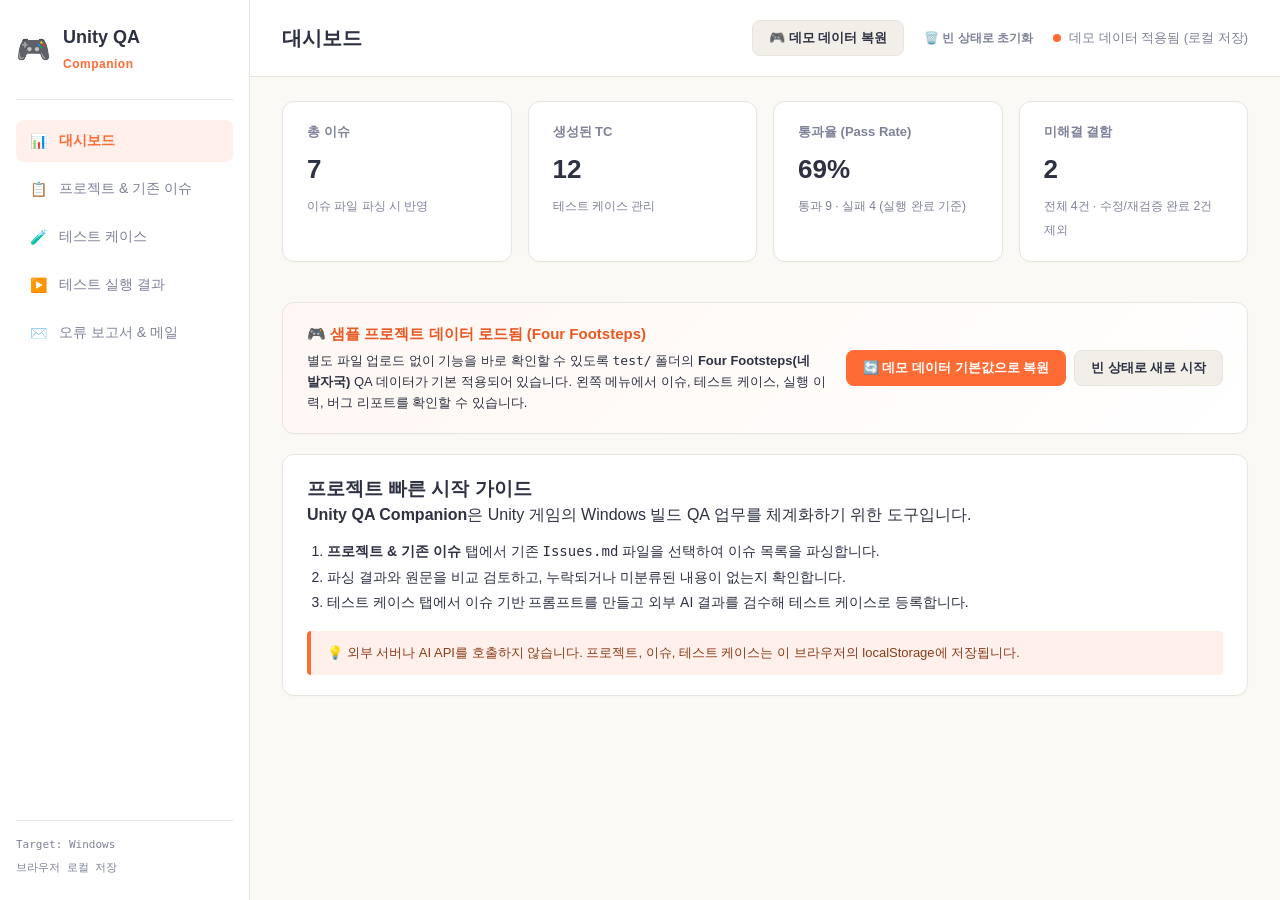
<file: index.html>
<!DOCTYPE html>
<html lang="ko">
<head>
  <meta charset="UTF-8">
  <meta name="viewport" content="width=device-width, initial-scale=1.0">
  <title>Unity QA Companion</title>
  <link rel="stylesheet" href="style.css">
</head>
<body>
  <div class="app-layout">
    <!-- 1. 왼쪽 사이드바 -->
    <aside class="sidebar">
      <div class="brand">
        <span class="brand-icon">🎮</span>
        <div class="brand-text">
          <h2>Unity QA</h2>
          <span class="sub-text">Companion</span>
        </div>
      </div>

      <nav class="nav-menu">
        <button class="nav-item active" data-view="dashboard">
          <span class="icon">📊</span> 대시보드
        </button>
        <button class="nav-item" data-view="issues">
          <span class="icon">📋</span> 프로젝트 & 기존 이슈
        </button>
        <button class="nav-item" data-view="testcases">
          <span class="icon">🧪</span> 테스트 케이스
        </button>
        <button class="nav-item" data-view="execution">
          <span class="icon">▶️</span> 테스트 실행 결과
        </button>
        <button class="nav-item" data-view="reports">
          <span class="icon">✉️</span> 오류 보고서 & 메일
        </button>
      </nav>

      <div class="sidebar-footer">
        <span class="platform-badge">Target: Windows</span>
        <span class="version-badge">브라우저 로컬 저장</span>
      </div>
    </aside>

    <!-- 2. 메인 콘텐츠 영역 -->
    <main class="content-area">
      <header class="content-header">
        <h1 id="current-view-title">대시보드</h1>
        <div class="header-actions">
          <button class="btn btn-secondary btn-sm" id="btn-load-demo" type="button" title="별도 JSON 파일 없이 내장된 데모 프로젝트 데이터를 즉시 복원합니다">🎮 데모 데이터 복원</button>
          <button class="btn btn-text btn-sm" id="btn-clear-all-data" type="button" title="저장된 모든 데이터를 비우고 빈 상태로 초기화합니다">🗑️ 빈 상태로 초기화</button>
          <div class="header-status">
            <span class="status-indicator"></span> <span id="header-mode-label">로컬 파일 모드 (데모 적용됨)</span>
          </div>
        </div>
      </header>

      <div class="view-container">
        <!-- 화면 1: 대시보드 -->
        <section id="view-dashboard" class="view-section active">
          <div class="metrics-grid">
            <div class="card metric-card">
              <h3>총 이슈</h3>
              <p class="metric-value" id="dash-total-issues">0</p>
              <span class="metric-desc">이슈 파일 파싱 시 반영</span>
            </div>
            <div class="card metric-card">
              <h3>생성된 TC</h3>
              <p class="metric-value" id="dash-total-testcases">0</p>
              <span class="metric-desc">테스트 케이스 관리</span>
            </div>
            <div class="card metric-card">
              <h3>통과율 (Pass Rate)</h3>
              <p class="metric-value" id="dash-pass-rate">—%</p>
              <span class="metric-desc" id="dash-pass-desc">실행 기록 없음</span>
            </div>
            <div class="card metric-card">
              <h3>미해결 결함</h3>
              <p class="metric-value" id="dash-unresolved-bugs">0</p>
              <span class="metric-desc" id="dash-unresolved-bugs-desc">전체 프로젝트 기준</span>
            </div>
          </div>

          <div class="card demo-banner-card">
            <div class="demo-banner">
              <div class="demo-banner-text">
                <h3>🎮 샘플 프로젝트 데이터 로드됨 (Four Footsteps)</h3>
                <p>별도 파일 업로드 없이 기능을 바로 확인할 수 있도록 <code>test/</code> 폴더의 <strong>Four Footsteps(네 발자국)</strong> QA 데이터가 기본 적용되어 있습니다. 왼쪽 메뉴에서 이슈, 테스트 케이스, 실행 이력, 버그 리포트를 확인할 수 있습니다.</p>
              </div>
              <div class="demo-banner-actions">
                <button class="btn btn-primary" id="btn-dash-load-demo" type="button">🔄 데모 데이터 기본값으로 복원</button>
                <button class="btn btn-secondary" id="btn-dash-clear-demo" type="button">빈 상태로 새로 시작</button>
              </div>
            </div>
          </div>

          <div class="card info-card">
            <h3>프로젝트 빠른 시작 가이드</h3>
            <p><strong>Unity QA Companion</strong>은 Unity 게임의 Windows 빌드 QA 업무를 체계화하기 위한 도구입니다.</p>
            <ol>
              <li><strong>프로젝트 & 기존 이슈</strong> 탭에서 기존 <code>Issues.md</code> 파일을 선택하여 이슈 목록을 파싱합니다.</li>
              <li>파싱 결과와 원문을 비교 검토하고, 누락되거나 미분류된 내용이 없는지 확인합니다.</li>
              <li>테스트 케이스 탭에서 이슈 기반 프롬프트를 만들고 외부 AI 결과를 검수해 테스트 케이스로 등록합니다.</li>
            </ol>
            <div class="notice-box">
              💡 외부 서버나 AI API를 호출하지 않습니다. 프로젝트, 이슈, 테스트 케이스는 이 브라우저의 localStorage에 저장됩니다.
            </div>
          </div>
        </section>

        <!-- 화면 2: 프로젝트 및 기존 이슈 -->
        <section id="view-issues" class="view-section">
          <!-- 프로젝트 정보 관리 -->
          <div class="card">
            <div class="card-header">
              <h2>프로젝트 정보</h2>
              <div class="project-actions">
                <select id="project-selector" aria-label="프로젝트 선택"></select>
                <button class="btn btn-secondary" id="btn-new-project" type="button">+ 새 프로젝트</button>
              </div>
            </div>
            <p class="card-subtitle">프로젝트와 연결된 이슈는 이 브라우저의 localStorage에 저장됩니다.</p>
            <form id="project-form" class="data-form">
              <div class="form-grid">
                <label>프로젝트 ID<input id="project-id" name="projectId" readonly></label>
                <label>프로젝트 이름<input id="project-name" name="name" required maxlength="120" placeholder="예: Four Footsteps"></label>
                <label>게임 버전<input id="project-game-version" name="gameVersion" maxlength="60" placeholder="예: 1.0.0"></label>
                <label>빌드 버전<input id="project-build-version" name="buildVersion" maxlength="60" placeholder="예: Windows-2026.10.21"></label>
                <label>생성일<input id="project-created-at" name="createdAt" type="date" readonly></label>
                <label class="wide-field">설명<textarea id="project-description" name="description" rows="2" maxlength="1000" placeholder="프로젝트 설명"></textarea></label>
              </div>
              <div class="form-actions"><button class="btn btn-primary" type="submit">프로젝트 저장</button><span id="storage-status" class="inline-status" role="status">저장 상태 확인 중</span></div>
            </form>
          </div>

          <!-- 파일 업로드 카드 -->
          <div class="card">
            <div class="card-header">
              <h2>이슈 마크다운 파일(Issues.md) 불러오기</h2>
              <div class="file-input-wrapper">
                <input type="file" id="md-file-input" accept=".md,text/markdown,text/plain" style="display: none;">
                <button class="btn btn-secondary" id="btn-load-sample-md" type="button">🧪 샘플 Issues.md 바로 적용</button>
                <button class="btn btn-primary" id="btn-select-file" type="button">📂 .md 파일 선택</button>
              </div>
            </div>
            <p class="card-subtitle">기존 프로젝트의 QA 이슈 목록 파일(.md)을 선택하면 브라우저에서 구조를 분석합니다.</p>
            
            <div id="file-info-bar" class="file-info-bar" style="display: none;">
              <span class="file-name" id="selected-file-name">-</span>
              <span class="file-size" id="selected-file-size">-</span>
              <button class="btn-text" id="btn-clear-file">✕ 초기화</button>
            </div>

            <!-- 에러 알림 박스 -->
            <div id="error-alert-box" class="alert-box error" style="display: none;"></div>
          </div>

          <!-- 파싱 전 빈 상태 표시 -->
          <div id="issues-empty-state" class="empty-state">
            <span class="empty-icon">📄</span>
            <h3>선택된 이슈 파일이 없습니다.</h3>
            <p>상단의 <strong>[.md 파일 선택]</strong> 버튼을 눌러 테스트할 <code>Issues.md</code> 파일을 불러와 주세요.</p>
          </div>

          <div class="card issue-toolbar-card">
            <div class="card-header"><h3>프로젝트 이슈</h3><button class="btn btn-primary" id="btn-add-issue" type="button">+ 이슈 수동 추가</button></div>
            <p class="card-subtitle">Markdown에서 가져온 이슈도 저장 후 직접 수정할 수 있습니다. 수정된 이슈는 출처와 수정 여부가 표시됩니다.</p>
          </div>

          <!-- 파싱 완료 후 결과 표시 영역 -->
          <div id="issues-result-container" style="display: none;">
            <!-- 파싱 요약 수치 -->
            <div class="summary-chips">
              <div class="chip chip-success">파싱 완료 이슈: <strong id="count-parsed">0</strong>건</div>
              <div class="chip chip-warning">미분류 / 헤더 외 내용: <strong id="count-unclassified">0</strong>건</div>
              <div class="chip chip-alert" id="chip-warnings" style="display: none;">확인 권장 사항: <strong id="count-warnings">0</strong>건</div>
            </div>

            <!-- 보기 모드 탭 (목록 보기 vs 원문 비교) -->
            <div class="tab-switch">
              <button class="tab-btn active" data-tab="parsed-view">📋 파싱된 이슈 목록</button>
              <button class="tab-btn" data-tab="raw-view">📄 파일 원문 (Markdown)</button>
            </div>

            <!-- 탭 1: 파싱된 이슈 목록 & 상세 보기 (2단 화면) -->
            <div id="tab-parsed-view" class="tab-content active">
              <div class="issues-split-layout">
                <!-- 좌측: 이슈 목록 테이블 -->
                <div class="issue-list-pane">
                  <div class="table-wrapper">
                    <table class="issue-table">
                      <thead>
                        <tr>
                          <th style="width: 70px;">번호</th>
                          <th style="width: 80px;">상태</th>
                          <th>이슈 제목</th>
                          <th style="width: 60px;">비고</th>
                        </tr>
                      </thead>
                      <tbody id="issue-table-body">
                        <!-- 동적으로 주입됩니다 -->
                      </tbody>
                    </table>
                  </div>

                  <!-- 미분류 섹션 -->
                  <div id="unclassified-container" class="card unclassified-card" style="display: none;">
                    <h3>⚠️ 미분류 내용 (Preamble / 비구조화 텍스트)</h3>
                    <p class="card-subtitle">이슈 제목(Heading)으로 식별되지 않은 파일 도입부나 메모입니다. 버려지지 않고 보존됩니다.</p>
                    <pre id="unclassified-text"></pre>
                  </div>
                </div>

                <!-- 우측: 선택된 이슈 상세 보기 -->
                <div class="issue-detail-pane card">
                  <div id="detail-empty" class="detail-empty">
                    <p>👈 왼쪽 목록에서 이슈를 선택하면<br>상세 내용과 원본 블록을 확인할 수 있습니다.</p>
                  </div>
                  <div id="detail-content" style="display: none;">
                    <div class="detail-header">
                      <span class="badge" id="detail-badge-status">미지정</span>
                      <span class="detail-number" id="detail-number">#</span>
                    </div>
                    <div class="source-label" id="detail-source-label">출처: Markdown 원문</div>
                    <form id="issue-form" class="data-form compact-form">
                      <label>이슈 제목<input id="edit-issue-title" required maxlength="240"></label>
                      <label>상태<select id="edit-issue-status"><option value="Open">Open</option><option value="In Progress">In Progress</option><option value="Closed">Closed</option><option value="Resolved">Resolved</option><option value="보류">보류</option><option value="미지정">미지정</option></select></label>
                      <label>설명 / 본문<textarea id="edit-issue-description" rows="7" maxlength="10000" placeholder="재현 경로, 기대 결과, 실제 결과 등"></textarea></label>
                      <div class="form-actions wrap-actions">
                        <button class="btn btn-primary" type="submit">변경 사항 저장</button>
                        <button class="btn btn-secondary" id="btn-reset-issue-edit" type="button">수정 취소</button>
                        <button class="btn btn-danger" id="btn-delete-issue" type="button">이슈 삭제</button>
                      </div>
                    </form>
                    <div id="detail-warning-box" class="alert-box warning" style="display: none;"></div>
                    <div class="detail-section">
                      <h4>원문 마크다운 블록</h4>
                      <pre class="code-preview" id="detail-raw"></pre>
                    </div>
                  </div>
                </div>
              </div>
            </div>

            <!-- 탭 2: 원문 비교 탭 -->
            <div id="tab-raw-view" class="tab-content">
              <div class="card">
                <div class="card-header">
                  <h3>전체 파일 원문 텍스트</h3>
                  <button class="btn btn-secondary" id="btn-copy-raw">원문 복사</button>
                </div>
                <pre class="raw-markdown-viewer" id="full-raw-viewer"></pre>
              </div>
            </div>
          </div>
        </section>

        <!-- 화면 3: 테스트 케이스 관리 및 외부 AI 결과 등록 -->
        <section id="view-testcases" class="view-section">
          <div class="card">
            <div class="card-header">
              <div><h2>테스트 케이스 관리</h2><p class="card-subtitle">외부 AI를 직접 호출하지 않습니다. 프롬프트를 복사해 사용하고 결과를 붙여넣어 검수합니다.</p></div>
              <button class="btn btn-primary" id="btn-new-testcase" type="button">+ 수동 테스트 케이스</button>
            </div>
            <div class="tc-filters">
              <label>제목 검색<input id="tc-filter-title" placeholder="테스트 제목 검색"></label>
              <label>관련 이슈<select id="tc-filter-issue"><option value="">모든 이슈</option></select></label>
              <label>우선순위<select id="tc-filter-priority"><option value="">전체</option><option>High</option><option>Medium</option><option>Low</option></select></label>
              <label>작성 상태<select id="tc-filter-status"><option value="">전체</option><option>Draft</option><option>Ready</option><option>Archived</option></select></label>
            </div>
            <div class="table-wrapper">
              <table class="issue-table tc-table"><thead><tr><th>ID</th><th>테스트 제목</th><th>관련 이슈</th><th>우선순위</th><th>분류</th><th>플랫폼</th><th>작성 상태</th><th>작업</th></tr></thead><tbody id="tc-table-body"></tbody></table>
            </div>
            <p id="tc-empty-state" class="tc-empty">현재 프로젝트에 등록된 테스트 케이스가 없습니다. 수동으로 추가하거나 외부 AI 결과를 등록해 주세요.</p>
          </div>

          <div class="card">
            <div class="card-header"><h2>AI 프롬프트 생성</h2></div>
            <p class="card-subtitle">이슈를 선택하면 Windows 데스크톱 빌드 기준 QA 프롬프트가 만들어집니다. 생성 후 직접 수정할 수 있습니다.</p>
            <div class="tc-prompt-controls"><label>기준 이슈<select id="tc-prompt-issue"><option value="">이슈 선택</option></select></label><button class="btn btn-secondary" id="btn-generate-prompt" type="button">프롬프트 생성</button><button class="btn btn-primary" id="btn-copy-prompt" type="button">프롬프트 복사</button></div>
            <textarea id="tc-prompt-text" class="tc-large-textarea" rows="16" placeholder="이슈를 선택하고 [프롬프트 생성]을 눌러 주세요."></textarea>
            <p id="tc-prompt-status" class="inline-status" role="status"></p>
          </div>

          <div class="card">
            <div class="card-header">
              <h2>외부 AI 결과 붙여넣기</h2>
              <button class="btn btn-secondary" id="btn-load-sample-ai-json" type="button">🧪 샘플 AI 결과 JSON 넣기</button>
            </div>
            <p class="card-subtitle">Gemini, ChatGPT, Claude 등에서 생성한 JSON을 붙여넣으세요. 파싱 후 미리보기에서 필드를 수정하고 등록할 수 있습니다.</p>
            <textarea id="tc-ai-json" class="tc-large-textarea" rows="10" placeholder='{"testCases":[{"title":"대화 스킵 직후 컷씬 전환 재현 테스트","purpose":"Skip 클릭 시 마지막 라인의 BLACK 컷씬과 AUTO_DELAYED 자동 진행이 정상 수행되는지 확인한다","preconditions":["Windows 빌드 실행","001_Prologue1 대화 진입"],"steps":["대화 타이핑 도중 Skip 버튼을 클릭한다","마지막 대사 출력 후 화면 전환 및 클릭 입력을 확인한다"],"expectedResults":["마지막 라인 컷씬과 자동 진행이 누락 없이 동작한다"],"relatedIssueIds":["#10"],"priority":"High","category":"재현 테스트","platform":"Windows","status":"Draft"}]}'></textarea>
            <div class="form-actions"><button class="btn btn-primary" id="btn-parse-ai-json" type="button">JSON 검수 및 미리보기</button><span id="tc-json-status" class="inline-status" role="status"></span></div>
            <div id="tc-preview-container" class="tc-preview-container" style="display:none">
              <h3>등록 전 미리보기</h3><p class="card-subtitle">필수 항목이 비어 있으면 직접 수정해 주세요. 관련 이슈 ID와 중복 가능성도 확인합니다.</p>
              <div id="tc-preview-list"></div>
              <div class="form-actions"><button class="btn btn-primary" id="btn-register-preview" type="button">검수한 테스트 케이스 등록</button><button class="btn btn-secondary" id="btn-clear-preview" type="button">미리보기 지우기</button></div>
            </div>
          </div>

          <div class="card" id="tc-editor-card" style="display:none">
            <div class="card-header"><h2 id="tc-editor-heading">테스트 케이스 편집</h2><span id="tc-editor-id" class="inline-status"></span></div>
            <form id="tc-editor-form" class="data-form">
              <div class="form-grid">
                <label class="wide-field">테스트 제목 *<input id="tc-edit-title" required maxlength="240"></label>
                <label class="wide-field">테스트 목적<textarea id="tc-edit-purpose" rows="2"></textarea></label>
                <label class="wide-field">사전 조건 *<textarea id="tc-edit-preconditions" rows="3" placeholder="한 줄에 한 조건"></textarea></label>
                <label class="wide-field">실행 절차 *<textarea id="tc-edit-steps" rows="4" placeholder="한 줄에 한 단계"></textarea></label>
                <label class="wide-field">기대 결과 *<textarea id="tc-edit-expected" rows="3" placeholder="한 줄에 한 기대 결과"></textarea></label>
                <label>관련 이슈 ID<input id="tc-edit-issues" placeholder="예: #1, issue-... (쉼표 구분)"></label>
                <label>우선순위<select id="tc-edit-priority"><option>High</option><option selected>Medium</option><option>Low</option></select></label>
                <label>테스트 분류<input id="tc-edit-category" placeholder="예: 재현 테스트"></label>
                <label>플랫폼<select id="tc-edit-platform"><option>Windows</option><option>Windows 10</option><option>Windows 11</option><option>기타</option></select></label>
                <label>작성 상태<select id="tc-edit-status"><option>Draft</option><option>Ready</option><option>Archived</option></select></label>
              </div>
              <div id="tc-editor-warning" class="alert-box warning" style="display:none"></div>
              <div class="form-actions wrap-actions"><button class="btn btn-primary" type="submit">테스트 케이스 저장</button><button class="btn btn-secondary" id="btn-cancel-tc-edit" type="button">취소</button><button class="btn btn-danger" id="btn-delete-tc" type="button" style="display:none">테스트 케이스 삭제</button></div>
            </form>
          </div>
        </section>

        <!-- 화면 4: 수동 테스트 실행 및 이력 -->
        <section id="view-execution" class="view-section">
          <div class="card">
            <div class="card-header"><div><h2>테스트 실행 대상</h2><p class="card-subtitle">테스트는 사용자가 직접 실행하고 결과를 기록합니다. 게임 자동 실행은 하지 않습니다.</p></div><button class="btn btn-secondary" id="btn-refresh-execution" type="button">목록 새로고침</button></div>
            <div class="tc-filters execution-filters">
              <label>제목 검색<input id="run-filter-title" placeholder="테스트 제목 검색"></label>
              <label>최근 결과<select id="run-filter-result"><option value="">전체 결과</option><option>Not Run</option><option>PASS</option><option>FAIL</option><option>BLOCKED</option></select></label>
            </div>
            <div class="table-wrapper"><table class="issue-table tc-table"><thead><tr><th>테스트 케이스 ID</th><th>테스트 제목</th><th>관련 이슈</th><th>우선순위</th><th>최근 결과</th><th>실행 일시</th><th>작업</th></tr></thead><tbody id="run-testcase-body"></tbody></table></div>
            <p id="run-empty-state" class="tc-empty">현재 프로젝트에 테스트 케이스가 없습니다. 먼저 테스트 케이스를 등록해 주세요.</p>
          </div>

          <div class="card" id="run-editor-card">
            <div class="card-header"><div><h2>테스트 결과 기록</h2><p class="card-subtitle">저장할 때마다 새 실행 이력이 추가됩니다. 과거 기록은 덮어쓰지 않습니다.</p></div><span id="run-selected-tc" class="inline-status">테스트 케이스를 선택해 주세요.</span></div>
            <form id="run-form" class="data-form">
              <input id="run-testcase-id" type="hidden">
              <div class="form-grid">
                <label class="wide-field">테스트 케이스<select id="run-testcase-select" required><option value="">테스트 케이스 선택</option></select></label>
                <label>실행 결과<select id="run-result"><option>Not Run</option><option>PASS</option><option>FAIL</option><option>BLOCKED</option></select></label>
                <label>실행 일시<input id="run-date" type="datetime-local" required></label>
                <label>게임 버전<input id="run-game-version" maxlength="80" placeholder="프로젝트 버전 자동 입력"></label>
                <label>빌드 버전<input id="run-build-version" maxlength="100" placeholder="프로젝트 빌드 버전 자동 입력"></label>
                <label>Windows 환경<input id="run-windows" value="Windows 11" maxlength="120"></label>
                <label>화면 해상도<input id="run-resolution" value="1920 × 1080" maxlength="60"></label>
                <label class="wide-field">실제 결과<textarea id="run-actual-result" rows="3" placeholder="실제로 관찰한 결과를 기록하세요."></textarea></label>
                <label class="wide-field">메모 / 실행을 막은 원인<textarea id="run-notes" rows="3" placeholder="FAIL 원인이라고 단정하지 말고 관찰 내용이나 BLOCKED 사유를 기록하세요."></textarea></label>
                <label class="wide-field">다음 실행 참고 사항<textarea id="run-next-notes" rows="2" placeholder="다시 실행할 때 확인할 사항"></textarea></label>
              </div>
              <div id="run-result-guidance" class="alert-box warning" style="display:none"></div>
              <div class="form-actions wrap-actions"><button class="btn btn-primary" type="submit">실행 기록 저장</button><button class="btn btn-secondary" id="btn-reset-run-form" type="button">입력 초기화</button></div>
            </form>
          </div>

          <div class="card">
            <div class="card-header"><h2>실행 이력</h2><span id="run-history-count" class="inline-status">0건</span></div>
            <div class="table-wrapper"><table class="issue-table tc-table"><thead><tr><th>실행 ID</th><th>테스트 케이스</th><th>결과</th><th>실행 일시</th><th>버전 / 해상도</th><th>상세</th></tr></thead><tbody id="run-history-body"></tbody></table></div>
            <p id="run-history-empty" class="tc-empty">아직 실행 기록이 없습니다.</p>
          </div>
          <div class="card" id="run-detail-card" style="display:none"><div class="card-header"><h2>실행 기록 상세</h2><button class="btn btn-secondary" id="btn-close-run-detail" type="button">닫기</button></div><div id="run-detail-content"></div><div class="form-actions wrap-actions"><button class="btn btn-secondary" id="btn-compare-run" type="button">이전 실행과 비교</button><button class="btn btn-primary" id="btn-run-to-bug-report" type="button" style="display:none">버그 리포트 작성</button></div><div id="run-compare-content" class="run-compare" style="display:none"></div></div>
        </section>

        <!-- 화면 5: 버그 리포트 작성 및 관리 -->
        <section id="view-reports" class="view-section">
          <div class="card"><div class="card-header"><h2>버그 리포트</h2><button class="btn btn-primary" id="btn-new-bug-report" type="button">+ 새 리포트</button></div><p class="card-subtitle">FAIL 실행 기록에서 관찰한 값을 가져옵니다. 원인은 자동 판정하지 않으며, 실행 기록에 없는 정보는 직접 입력해 주세요.</p>
            <div class="table-wrapper"><table class="issue-table tc-table"><thead><tr><th>리포트 ID</th><th>제목</th><th>상태</th><th>심각도</th><th>우선순위</th><th>생성 일시</th><th>작업</th></tr></thead><tbody id="bug-report-list"></tbody></table></div>
            <p id="bug-report-empty" class="tc-empty">저장된 버그 리포트가 없습니다. FAIL 실행 기록 상세에서 리포트를 작성할 수 있습니다.</p>
          </div>
          <div class="card"><div class="card-header"><h2 id="bug-report-editor-heading">버그 리포트 작성</h2><span id="bug-report-id" class="inline-status"></span></div><p class="card-subtitle">심각도는 영향 범위 기준으로 직접 선택하세요: Blocker(진행 불가), Critical(핵심 기능 장애), Major(주요 기능 장애), Minor(제한적 영향), Trivial(경미한 표시·문구 문제).</p>
            <form id="bug-report-form" class="data-form"><div class="form-grid">
              <label class="wide-field">제목<input id="bug-report-title" required maxlength="240" placeholder="[BUG] 재현 가능한 현상"></label>
              <label>상태<select id="bug-report-state"><option>Draft</option><option>Reported</option><option>Fixing</option><option>Fixed</option><option>Retest Passed</option><option>Reopened</option></select></label>
              <label>심각도<select id="bug-report-severity"><option value="">선택 필요</option><option>Blocker</option><option>Critical</option><option>Major</option><option>Minor</option><option>Trivial</option></select></label>
              <label>우선순위<select id="bug-report-priority"><option value="">선택 필요</option><option>High</option><option>Medium</option><option>Low</option></select></label>
              <label>관련 이슈 ID<input id="bug-report-issue" placeholder="예: #1"></label><label>테스트 케이스 ID<input id="bug-report-tc" readonly></label>
              <label class="wide-field">테스트 실행 ID<input id="bug-report-run" readonly></label>
              <label>게임 버전<input id="bug-report-game-version"></label><label>빌드 버전<input id="bug-report-build-version"></label>
              <label>플랫폼<input id="bug-report-platform" placeholder="미기록이면 직접 입력"></label><label>실행 환경<input id="bug-report-runtime" placeholder="예: Windows 11"></label>
              <label>해상도<input id="bug-report-resolution"></label><label>발생 빈도<input id="bug-report-frequency" placeholder="예: 3회 중 2회"></label>
              <label class="wide-field">사전 조건<textarea id="bug-report-preconditions" rows="3" placeholder="한 줄에 한 조건"></textarea></label>
              <label class="wide-field">재현 절차<textarea id="bug-report-steps" rows="4" placeholder="한 줄에 한 단계"></textarea></label>
              <label class="wide-field">기대 결과<textarea id="bug-report-expected" rows="3"></textarea></label>
              <label class="wide-field">실제 결과<textarea id="bug-report-actual" rows="3"></textarea></label>
              <label class="wide-field">확인된 사실<textarea id="bug-report-facts" rows="3" placeholder="직접 확인한 사실만 입력"></textarea></label>
              <label class="wide-field">추정 원인<textarea id="bug-report-cause" rows="2" placeholder="검증되지 않은 원인은 가설로 표시"></textarea></label>
              <label class="wide-field">첨부 증거 또는 추가 메모<textarea id="bug-report-notes" rows="3" placeholder="원인은 검증 전까지 가설로 기록하세요."></textarea></label>
            </div><div class="form-actions wrap-actions"><button class="btn btn-primary" type="submit">리포트 저장</button><button class="btn btn-secondary" id="btn-reset-bug-report" type="button">새 리포트 작성</button><button class="btn btn-secondary" id="btn-copy-bug-report" type="button">Markdown 복사</button><button class="btn btn-secondary" id="btn-open-bug-run" type="button">관련 실행 기록 보기</button><button class="btn btn-danger" id="btn-delete-bug-report" type="button" style="display:none">리포트 삭제</button><span id="bug-report-status" class="inline-status" role="status"></span></div></form>
            <div id="bug-report-preview" class="bug-report-preview"></div>
          </div>
          <div class="card mail-draft-card">
            <div class="card-header mail-draft-header"><div><h2>메일 초안</h2><p class="card-subtitle">선택한 버그 리포트의 정보를 바탕으로 수정 요청 문안을 준비합니다.</p></div><span class="mail-draft-badge">초안 복사</span></div>
            <div class="notice-box mail-draft-notice">메일은 발송되지 않습니다. 내용을 검토하고 복사해 메일 앱에서 직접 사용하세요.</div>
            <div class="data-form mail-draft-form">
              <div class="form-grid mail-draft-grid">
                <label>버그 리포트<select id="mail-draft-report"><option value="">리포트 선택</option></select></label>
                <label>수신자 <span class="mail-optional">선택 사항 · 직접 입력</span><input id="mail-draft-recipient" type="email" placeholder="이메일 주소"></label>
                <label class="wide-field">제목<input id="mail-draft-subject" maxlength="240" placeholder="리포트를 선택해 초안을 생성하세요."></label>
                <label class="wide-field">본문<textarea id="mail-draft-body" rows="15" placeholder="생성된 문안을 편집할 수 있습니다."></textarea></label>
              </div>
              <div class="mail-draft-actions"><button class="btn btn-primary" id="btn-generate-mail-draft" type="button">초안 생성</button><button class="btn btn-secondary" id="btn-save-mail-draft" type="button">초안 저장</button><span class="mail-action-divider"></span><button class="btn btn-secondary" id="btn-copy-mail-subject" type="button">제목 복사</button><button class="btn btn-secondary" id="btn-copy-mail-body" type="button">메일 초안 복사</button></div>
              <span id="mail-draft-status" class="inline-status mail-draft-status" role="status"></span>
            </div>
          </div>
        </section>
      </div>
    </main>
  </div>

  <script src="app.js"></script>
</body>
</html>
</file>
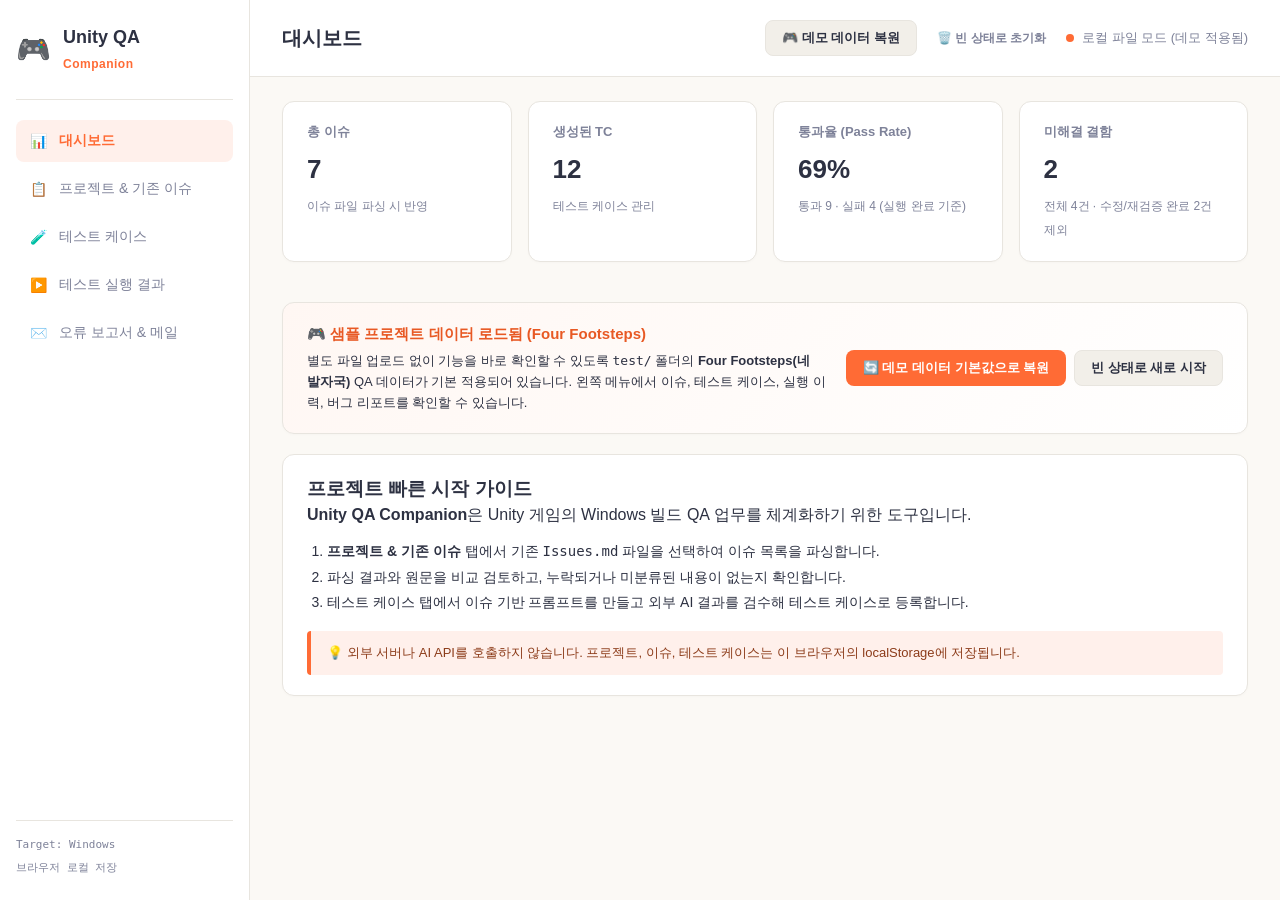
<file: UnityQACompanion-standalone.html>
<!DOCTYPE html>
<html lang="ko">
<head>
  <meta charset="UTF-8">
  <meta name="viewport" content="width=device-width, initial-scale=1.0">
  <title>Unity QA Companion</title>
  <style>
/* --- 디자인 시스템 변수 --- */
:root {
  --bg-main: #FBF9F5;          /* 밝은 아이보리 배경 */
  --bg-surface: #FFFFFF;       /* 카드 및 사이드바 배경 */
  --bg-muted: #F2EFE9;         /* 보조 영역 배경 */
  
  --primary-orange: #FF6B35;   /* 메인 오렌지 포인트 */
  --primary-orange-light: #FFF0EB; /* 연한 오렌지 배경 */
  --primary-orange-hover: #E85924;

  --text-main: #2D3142;        /* 본문 텍스트 (짙은 슬레이트) */
  --text-muted: #7E8299;       /* 보조 안내 텍스트 */
  --border-color: #E8E5DF;     /* 정돈된 외곽선 */
  
  --color-success: #2E7D32;
  --color-success-bg: #E8F5E9;
  --color-warning: #ED6C02;
  --color-warning-bg: #FFF4E5;
  --color-error: #D32F2F;
  --color-error-bg: #FFEBEE;

  --sidebar-width: 250px;
  --radius-md: 8px;
  --radius-lg: 12px;
}

* {
  box-sizing: border-box;
  margin: 0;
  padding: 0;
}

body {
  font-family: -apple-system, BlinkMacSystemFont, "Segoe UI", Roboto, "Pretendard", sans-serif;
  background-color: var(--bg-main);
  color: var(--text-main);
  line-height: 1.5;
  height: 100vh;
  overflow: hidden;
}

/* 전체 2단 레이아웃 */
.app-layout {
  display: flex;
  height: 100vh;
  width: 100vw;
}

/* 사이드바 */
.sidebar {
  width: var(--sidebar-width);
  background-color: var(--bg-surface);
  border-right: 1px solid var(--border-color);
  display: flex;
  flex-direction: column;
  padding: 24px 16px;
  flex-shrink: 0;
}

.brand {
  display: flex;
  align-items: center;
  gap: 12px;
  padding-bottom: 24px;
  border-bottom: 1px solid var(--border-color);
  margin-bottom: 20px;
}

.brand-icon {
  font-size: 28px;
}

.brand-text h2 {
  font-size: 18px;
  font-weight: 700;
  color: var(--text-main);
}

.brand-text .sub-text {
  font-size: 12px;
  color: var(--primary-orange);
  font-weight: 600;
  letter-spacing: 0.5px;
}

.nav-menu {
  display: flex;
  flex-direction: column;
  gap: 6px;
  flex: 1;
}

.nav-item {
  display: flex;
  align-items: center;
  gap: 12px;
  padding: 12px 14px;
  background: transparent;
  border: none;
  border-radius: var(--radius-md);
  color: var(--text-muted);
  font-size: 14px;
  font-weight: 500;
  cursor: pointer;
  text-align: left;
  transition: all 0.2s ease;
}

.nav-item:hover {
  background-color: var(--bg-muted);
  color: var(--text-main);
}

.nav-item.active {
  background-color: var(--primary-orange-light);
  color: var(--primary-orange);
  font-weight: 700;
}

.sidebar-footer {
  display: flex;
  flex-direction: column;
  gap: 6px;
  padding-top: 16px;
  border-top: 1px solid var(--border-color);
  font-size: 11px;
}

.platform-badge, .version-badge {
  color: var(--text-muted);
  font-family: monospace;
}

/* 메인 콘텐츠 영역 */
.content-area {
  flex: 1;
  display: flex;
  flex-direction: column;
  overflow-y: auto;
}

.content-header {
  padding: 20px 32px;
  background-color: var(--bg-surface);
  border-bottom: 1px solid var(--border-color);
  display: flex;
  justify-content: space-between;
  align-items: center;
}

.content-header h1 {
  font-size: 20px;
  font-weight: 700;
}

.header-actions {
  display: flex;
  align-items: center;
  gap: 12px;
  flex-wrap: wrap;
}

.btn-sm {
  padding: 6px 12px;
  font-size: 12px;
}

.header-status {
  display: flex;
  align-items: center;
  gap: 8px;
  font-size: 13px;
  color: var(--text-muted);
}

.demo-banner-card {
  background: linear-gradient(135deg, #FFF7F3 0%, #FFFFFF 100%);
  border: 1px solid #FFD6C7;
}

.demo-banner {
  display: flex;
  justify-content: space-between;
  align-items: center;
  gap: 20px;
  flex-wrap: wrap;
}

.demo-banner-text {
  flex: 1;
  min-width: 280px;
}

.demo-banner-text h3 {
  font-size: 15px;
  color: var(--primary-orange-hover);
  margin-bottom: 6px;
}

.demo-banner-text p {
  font-size: 13px;
  color: var(--text-main);
  line-height: 1.6;
}

.demo-banner-actions {
  display: flex;
  gap: 8px;
  flex-wrap: wrap;
  flex-shrink: 0;
}

.file-input-wrapper {
  display: flex;
  gap: 8px;
  flex-wrap: wrap;
  align-items: center;
}

.status-indicator {
  width: 8px;
  height: 8px;
  border-radius: 50%;
  background-color: var(--primary-orange);
}

.view-container {
  padding: 24px 32px;
  flex: 1;
}

.view-section {
  display: none;
}

.view-section.active {
  display: block;
}

/* 기본 카드 */
.card {
  background-color: var(--bg-surface);
  border: 1px solid var(--border-color);
  border-radius: var(--radius-lg);
  padding: 20px 24px;
  box-shadow: 0 1px 3px rgba(0, 0, 0, 0.02);
  margin-bottom: 20px;
}

.card-header {
  display: flex;
  justify-content: space-between;
  align-items: center;
  margin-bottom: 6px;
}

.card-subtitle {
  color: var(--text-muted);
  font-size: 13px;
  margin-bottom: 16px;
}

/* 대시보드 지표 */
.metrics-grid {
  display: grid;
  grid-template-columns: repeat(auto-fit, minmax(180px, 1fr));
  gap: 16px;
  margin-bottom: 20px;
}

.metric-card h3 {
  font-size: 13px;
  color: var(--text-muted);
  margin-bottom: 8px;
}

.metric-value {
  font-size: 26px;
  font-weight: 700;
  color: var(--text-main);
  margin-bottom: 4px;
}

.metric-desc {
  font-size: 12px;
  color: var(--text-muted);
}

.info-card ol {
  margin: 12px 0 16px 20px;
  font-size: 14px;
  line-height: 1.8;
}

.notice-box {
  background-color: var(--primary-orange-light);
  border-left: 4px solid var(--primary-orange);
  padding: 12px 16px;
  border-radius: 4px;
  font-size: 13px;
  color: #8C3B19;
}

/* 공통 버튼 */
.btn {
  padding: 8px 16px;
  border-radius: var(--radius-md);
  font-size: 13px;
  font-weight: 600;
  cursor: pointer;
  border: 1px solid transparent;
  transition: all 0.15s ease;
}

.btn-primary {
  background-color: var(--primary-orange);
  color: #FFFFFF;
}

.btn-primary:hover {
  background-color: var(--primary-orange-hover);
}

.btn-secondary {
  background-color: var(--bg-muted);
  color: var(--text-main);
  border-color: var(--border-color);
}

.btn-secondary:hover {
  background-color: #E6E2D8;
}

.btn-text {
  background: none;
  border: none;
  color: var(--text-muted);
  font-size: 12px;
  cursor: pointer;
  padding: 4px 8px;
}

.btn-text:hover {
  color: var(--color-error);
}

.btn:disabled {
  opacity: 0.5;
  cursor: not-allowed;
}

/* 빈 상태 */
.empty-state {
  text-align: center;
  padding: 48px 20px;
  background-color: var(--bg-muted);
  border: 1px dashed var(--border-color);
  border-radius: var(--radius-md);
}

.empty-icon {
  font-size: 36px;
  display: block;
  margin-bottom: 10px;
}

.empty-state h3 {
  font-size: 15px;
  margin-bottom: 6px;
}

.empty-state p {
  font-size: 13px;
  color: var(--text-muted);
}

/* 알림 메시지 박스 */
.alert-box {
  padding: 10px 14px;
  border-radius: var(--radius-md);
  font-size: 13px;
  margin-top: 12px;
}

.alert-box.error {
  background-color: var(--color-error-bg);
  border: 1px solid #FFCDD2;
  color: var(--color-error);
}

.alert-box.warning {
  background-color: var(--color-warning-bg);
  border: 1px solid #FFE0B2;
  color: var(--color-warning);
}

/* 파일 정보 바 */
.file-info-bar {
  display: flex;
  align-items: center;
  gap: 12px;
  padding: 8px 12px;
  background-color: var(--bg-muted);
  border-radius: var(--radius-md);
  font-size: 13px;
  margin-top: 10px;
}

.file-name {
  font-weight: 600;
  color: var(--text-main);
}

.file-size {
  color: var(--text-muted);
  font-family: monospace;
}

/* STEP 2: 파싱 결과 요약 칩 */
.summary-chips {
  display: flex;
  gap: 12px;
  margin-bottom: 16px;
  flex-wrap: wrap;
}

.chip {
  padding: 6px 14px;
  border-radius: 20px;
  font-size: 13px;
  font-weight: 500;
}

.chip-success {
  background-color: var(--color-success-bg);
  color: var(--color-success);
}

.chip-warning {
  background-color: var(--color-warning-bg);
  color: var(--color-warning);
}

.chip-alert {
  background-color: var(--color-error-bg);
  color: var(--color-error);
}

/* 탭 전환 버튼 */
.tab-switch {
  display: flex;
  gap: 8px;
  border-bottom: 1px solid var(--border-color);
  margin-bottom: 16px;
}

.tab-btn {
  padding: 10px 16px;
  background: none;
  border: none;
  border-bottom: 2px solid transparent;
  color: var(--text-muted);
  font-size: 14px;
  font-weight: 600;
  cursor: pointer;
}

.tab-btn.active {
  color: var(--primary-orange);
  border-bottom-color: var(--primary-orange);
}

.tab-content {
  display: none;
}

.tab-content.active {
  display: block;
}

/* 2단 분할 레이아웃 (목록 + 상세 보기) */
.issues-split-layout {
  display: grid;
  grid-template-columns: 1.2fr 1fr;
  gap: 16px;
  align-items: start;
}

.table-wrapper {
  background-color: var(--bg-surface);
  border: 1px solid var(--border-color);
  border-radius: var(--radius-lg);
  overflow: hidden;
  max-height: 520px;
  overflow-y: auto;
}

.issue-table {
  width: 100%;
  border-collapse: collapse;
  text-align: left;
  font-size: 13px;
}

.issue-table th {
  background-color: var(--bg-muted);
  padding: 10px 12px;
  font-weight: 600;
  color: var(--text-muted);
  border-bottom: 1px solid var(--border-color);
  position: sticky;
  top: 0;
  z-index: 1;
}

.issue-table td {
  padding: 12px;
  border-bottom: 1px solid var(--border-color);
  vertical-align: middle;
}

.issue-row {
  cursor: pointer;
  transition: background-color 0.15s ease;
}

.issue-row:hover {
  background-color: var(--primary-orange-light);
}

.issue-row.selected {
  background-color: #FFE6DC;
  font-weight: 600;
}

/* 상태 배지 */
.badge {
  display: inline-block;
  padding: 2px 8px;
  border-radius: 4px;
  font-size: 11px;
  font-weight: 700;
  text-transform: uppercase;
}

.badge-open { background-color: #E3F2FD; color: #1976D2; }
.badge-closed { background-color: #E8F5E9; color: #2E7D32; }
.badge-default { background-color: var(--bg-muted); color: var(--text-muted); }

/* 경고 아이콘 태그 */
.warn-tag {
  color: var(--color-warning);
  font-size: 14px;
  cursor: help;
}

/* 우측 상세 패널 */
.issue-detail-pane {
  min-height: 400px;
  max-height: 520px;
  overflow-y: auto;
}

.detail-empty {
  text-align: center;
  color: var(--text-muted);
  padding: 80px 20px;
  font-size: 13px;
  line-height: 1.6;
}

.detail-header {
  display: flex;
  align-items: center;
  gap: 10px;
  margin-bottom: 16px;
  padding-bottom: 12px;
  border-bottom: 1px solid var(--border-color);
}

.detail-number {
  font-size: 13px;
  font-family: monospace;
  color: var(--text-muted);
}

.detail-header h3 {
  font-size: 16px;
  color: var(--text-main);
  flex: 1;
}

.detail-section {
  margin-bottom: 18px;
}

.detail-section h4 {
  font-size: 12px;
  color: var(--text-muted);
  text-transform: uppercase;
  letter-spacing: 0.5px;
  margin-bottom: 8px;
}

.detail-body-view {
  font-size: 13px;
  line-height: 1.6;
  white-space: pre-wrap;
  background-color: var(--bg-main);
  padding: 12px;
  border-radius: var(--radius-md);
  border: 1px solid var(--border-color);
}

.code-preview, .raw-markdown-viewer {
  font-family: Consolas, Monaco, "Courier New", monospace;
  font-size: 12px;
  line-height: 1.5;
  background-color: #2D3142;
  color: #F8F9FA;
  padding: 14px;
  border-radius: var(--radius-md);
  overflow-x: auto;
  white-space: pre-wrap;
  word-break: break-all;
}

.raw-markdown-viewer {
  max-height: 500px;
}

.unclassified-card {
  margin-top: 16px;
  background-color: #FFFDF9;
  border-color: #EADBC8;
}

.unclassified-card pre {
  font-family: inherit;
  font-size: 13px;
  white-space: pre-wrap;
  color: var(--text-main);
  background: var(--bg-muted);
  padding: 12px;
  border-radius: var(--radius-md);
}

/* 반응형 */
@media (max-width: 900px) {
  .issues-split-layout {
    grid-template-columns: 1fr;
  }
}
/* STEP 3: 프로젝트/이슈 데이터 관리 */
.project-actions { display: flex; gap: 8px; align-items: center; }
.project-actions select { max-width: 240px; }
.data-form { display: flex; flex-direction: column; gap: 14px; }
.form-grid { display: grid; grid-template-columns: repeat(2, minmax(0, 1fr)); gap: 12px; }
.data-form label { display: flex; flex-direction: column; gap: 5px; font-size: 12px; font-weight: 700; color: var(--text-muted); }
.data-form input, .data-form select, .data-form textarea, .project-actions select {
  width: 100%; padding: 9px 10px; border: 1px solid var(--border-color); border-radius: var(--radius-md);
  background: #fff; color: var(--text-main); font: inherit; font-size: 13px; outline-color: var(--primary-orange);
}
.data-form input[readonly] { background: var(--bg-muted); color: var(--text-muted); }
.data-form textarea { resize: vertical; line-height: 1.5; }
.wide-field { grid-column: 1 / -1; }
.form-actions { display: flex; align-items: center; gap: 12px; }
.inline-status { font-size: 12px; color: var(--text-muted); }
.backup-actions { display: flex; flex-wrap: wrap; gap: 8px; margin-top: 16px; padding-top: 14px; border-top: 1px solid var(--border-color); }
.export-card { margin-top: 16px; }
.export-controls { display:flex; align-items:end; flex-wrap:wrap; gap:8px; margin-top:12px; }
.export-controls label { display:flex; flex-direction:column; gap:5px; min-width:190px; color:var(--text-muted); font-size:12px; font-weight:700; }
.export-controls select { padding:9px 10px; border:1px solid var(--border-color); border-radius:var(--radius-md); background:white; color:var(--text-main); font:inherit; font-size:13px; }
.export-controls select:disabled { opacity:.55; }
.issue-toolbar-card { padding: 14px 18px; }
.issue-toolbar-card .card-header { margin-bottom: 4px; }
.compact-form { gap: 12px; }
.compact-form label { margin-bottom: 2px; }
.source-label { font-size: 11px; color: var(--text-muted); margin: -4px 0 14px; }
.row-source { display: block; color: var(--text-muted); font-size: 10px; font-weight: 400; margin-top: 3px; }
.table-empty { text-align: center; padding: 30px !important; color: var(--text-muted); }
.btn-danger { background: var(--color-error-bg); color: var(--color-error); border-color: #FFCDD2; }
.btn-danger:hover { background: #FFCDD2; }
.wrap-actions { flex-wrap: wrap; }
@media (max-width: 900px) {
  .form-grid { grid-template-columns: 1fr; }
  .wide-field { grid-column: auto; }
  .project-actions { align-items: stretch; flex-direction: column; }
}

/* STEP 4: 테스트 케이스 관리 */
.tc-filters { display: grid; grid-template-columns: 2fr 1.4fr 1fr 1fr; gap: 10px; margin: 14px 0; }
.tc-filters label, .tc-prompt-controls label { display: flex; flex-direction: column; gap: 5px; color: var(--text-muted); font-size: 12px; font-weight: 700; }
.tc-filters input, .tc-filters select, .tc-prompt-controls select { width: 100%; padding: 9px 10px; border: 1px solid var(--border-color); border-radius: var(--radius-md); background: white; color: var(--text-main); font: inherit; font-size: 13px; }
.tc-table { min-width: 760px; }
.tc-table td { vertical-align: top; }
.tc-empty { color: var(--text-muted); text-align: center; padding: 24px 10px; }
.tc-prompt-controls { display: flex; align-items: end; gap: 10px; margin-bottom: 12px; }
.tc-prompt-controls label { flex: 1; }
.tc-large-textarea { width: 100%; border: 1px solid var(--border-color); border-radius: var(--radius-md); padding: 12px; font: 13px/1.6 Consolas, Monaco, monospace; color: var(--text-main); background: #fff; resize: vertical; }
.tc-preview-container { margin-top: 18px; border-top: 1px solid var(--border-color); padding-top: 18px; }
.tc-preview-card { border: 1px solid var(--border-color); border-radius: var(--radius-md); padding: 16px; margin: 12px 0; background: #fffdf9; }
.tc-preview-card h4 { margin-bottom: 8px; }
.tc-preview-grid { display: grid; grid-template-columns: repeat(2, minmax(0, 1fr)); gap: 10px; }
.tc-preview-grid label { display: flex; flex-direction: column; gap: 4px; font-size: 12px; color: var(--text-muted); font-weight: 700; }
.tc-preview-grid input, .tc-preview-grid textarea, .tc-preview-grid select { width: 100%; padding: 8px; border: 1px solid var(--border-color); border-radius: 6px; font: inherit; font-size: 12px; color: var(--text-main); background: white; }
.tc-preview-grid textarea { min-height: 68px; resize: vertical; }
.tc-validation { margin: 10px 0 0; padding: 9px 11px; border-radius: 6px; background: var(--color-warning-bg); color: #8a4b00; font-size: 12px; white-space: pre-wrap; }
.tc-validation.valid { background: var(--color-success-bg); color: var(--color-success); }
.tc-row-actions { display: flex; gap: 5px; flex-wrap: wrap; }
.tc-row-actions .btn { padding: 5px 8px; }
@media (max-width: 900px) { .tc-filters, .tc-preview-grid { grid-template-columns: 1fr; } .tc-prompt-controls { align-items: stretch; flex-direction: column; } }

/* STEP 5: 수동 테스트 실행 및 결과 이력 */
.execution-filters { grid-template-columns: 2fr 1fr; max-width: 760px; }
.run-result-badge { display: inline-block; padding: 4px 9px; border-radius: 999px; font-size: 11px; font-weight: 800; white-space: nowrap; }
.run-pass { background: var(--color-success-bg); color: var(--color-success); }
.run-fail { background: var(--color-error-bg); color: var(--color-error); }
.run-blocked { background: #FFF0D8; color: #8A4B00; }
.run-not-run { background: var(--bg-muted); color: var(--text-muted); }
#run-form select, #run-form input, #run-form textarea, #bug-report-form input, #bug-report-form select, #bug-report-form textarea {
  width: 100%; padding: 9px 10px; border: 1px solid var(--border-color); border-radius: var(--radius-md);
  background: #fff; color: var(--text-main); font: inherit; font-size: 13px; outline-color: var(--primary-orange);
}
#run-form label, #bug-report-form label { display: flex; flex-direction: column; gap: 5px; font-size: 12px; font-weight: 700; color: var(--text-muted); }
#run-form textarea, #bug-report-form textarea { resize: vertical; line-height: 1.5; }
.run-detail-field { padding: 11px 0; border-bottom: 1px solid var(--border-color); display: grid; grid-template-columns: minmax(140px, 220px) 1fr; gap: 14px; font-size: 13px; }
.run-detail-field strong { color: var(--text-muted); }
.run-detail-field p { white-space: pre-wrap; overflow-wrap: anywhere; }
.run-compare { margin-top: 18px; padding-top: 16px; border-top: 1px solid var(--border-color); }
.run-compare-grid { display: grid; grid-template-columns: repeat(2, minmax(0, 1fr)); gap: 14px; }
.run-compare-grid > div { background: var(--bg-muted); border-radius: var(--radius-md); padding: 14px; min-width: 0; }
.run-compare-grid h4 { margin-bottom: 8px; }
.run-compare-grid pre { white-space: pre-wrap; overflow-wrap: anywhere; font-family: inherit; font-size: 12px; line-height: 1.7; }
@media (max-width: 900px) { .execution-filters, .run-compare-grid { grid-template-columns: 1fr; } .run-detail-field { grid-template-columns: 1fr; gap: 4px; } }
.bug-report-preview { margin-top:16px; padding:16px; background:var(--bg-muted); border:1px solid var(--border-color); border-radius:var(--radius-md); white-space:pre-wrap; overflow-wrap:anywhere; font:12px/1.6 Consolas,Monaco,monospace; }
.mail-draft-card { border-top:3px solid var(--primary-orange); }
.mail-draft-header { align-items:flex-start; gap:16px; margin-bottom:12px; }
.mail-draft-header h2 { margin-bottom:4px; }
.mail-draft-header .card-subtitle { margin:0; }
.mail-draft-badge { display:inline-flex; align-items:center; padding:5px 11px; border-radius:999px; background:var(--primary-orange-light); color:var(--primary-orange-hover); font-size:11px; font-weight:700; white-space:nowrap; }
.mail-draft-notice { margin:0 0 18px; }
.mail-draft-form { gap:14px; }
.mail-draft-grid { gap:14px; }
.mail-draft-grid label { color:var(--text-main); font-size:12px; }
.mail-draft-grid select, .mail-draft-grid input, .mail-draft-grid textarea { width:100%; padding:10px 12px; border:1px solid var(--border-color); border-radius:var(--radius-md); background:#fff; color:var(--text-main); font:inherit; font-size:13px; outline-color:var(--primary-orange); transition:border-color .15s ease, box-shadow .15s ease; }
.mail-draft-grid select:focus, .mail-draft-grid input:focus, .mail-draft-grid textarea:focus { border-color:var(--primary-orange); box-shadow:0 0 0 3px rgba(255,107,53,.12); }
.mail-draft-grid textarea { min-height:280px; resize:vertical; line-height:1.7; }
.mail-optional { color:var(--text-muted); font-size:11px; font-weight:400; }
.mail-draft-actions { display:flex; align-items:center; flex-wrap:wrap; gap:8px; padding-top:4px; }
.mail-action-divider { width:1px; height:26px; margin:0 4px; background:var(--border-color); }
.mail-draft-status { min-height:18px; }
@media (max-width:600px) { .mail-draft-header { flex-direction:column; } .mail-action-divider { display:none; } .mail-draft-actions .btn { flex:1 1 42%; } }

</style>
</head>
<body>
  <div class="app-layout">
    <!-- 1. 왼쪽 사이드바 -->
    <aside class="sidebar">
      <div class="brand">
        <span class="brand-icon">🎮</span>
        <div class="brand-text">
          <h2>Unity QA</h2>
          <span class="sub-text">Companion</span>
        </div>
      </div>

      <nav class="nav-menu">
        <button class="nav-item active" data-view="dashboard">
          <span class="icon">📊</span> 대시보드
        </button>
        <button class="nav-item" data-view="issues">
          <span class="icon">📋</span> 프로젝트 & 기존 이슈
        </button>
        <button class="nav-item" data-view="testcases">
          <span class="icon">🧪</span> 테스트 케이스
        </button>
        <button class="nav-item" data-view="execution">
          <span class="icon">▶️</span> 테스트 실행 결과
        </button>
        <button class="nav-item" data-view="reports">
          <span class="icon">✉️</span> 오류 보고서 & 메일
        </button>
      </nav>

      <div class="sidebar-footer">
        <span class="platform-badge">Target: Windows</span>
        <span class="version-badge">브라우저 로컬 저장</span>
      </div>
    </aside>

    <!-- 2. 메인 콘텐츠 영역 -->
    <main class="content-area">
      <header class="content-header">
        <h1 id="current-view-title">대시보드</h1>
        <div class="header-actions">
          <button class="btn btn-secondary btn-sm" id="btn-load-demo" type="button" title="별도 JSON 파일 없이 내장된 데모 프로젝트 데이터를 즉시 복원합니다">🎮 데모 데이터 복원</button>
          <button class="btn btn-text btn-sm" id="btn-clear-all-data" type="button" title="저장된 모든 데이터를 비우고 빈 상태로 초기화합니다">🗑️ 빈 상태로 초기화</button>
          <div class="header-status">
            <span class="status-indicator"></span> <span id="header-mode-label">로컬 파일 모드 (데모 적용됨)</span>
          </div>
        </div>
      </header>

      <div class="view-container">
        <!-- 화면 1: 대시보드 -->
        <section id="view-dashboard" class="view-section active">
          <div class="metrics-grid">
            <div class="card metric-card">
              <h3>총 이슈</h3>
              <p class="metric-value" id="dash-total-issues">0</p>
              <span class="metric-desc">이슈 파일 파싱 시 반영</span>
            </div>
            <div class="card metric-card">
              <h3>생성된 TC</h3>
              <p class="metric-value" id="dash-total-testcases">0</p>
              <span class="metric-desc">테스트 케이스 관리</span>
            </div>
            <div class="card metric-card">
              <h3>통과율 (Pass Rate)</h3>
              <p class="metric-value" id="dash-pass-rate">—%</p>
              <span class="metric-desc" id="dash-pass-desc">실행 기록 없음</span>
            </div>
            <div class="card metric-card">
              <h3>미해결 결함</h3>
              <p class="metric-value" id="dash-unresolved-bugs">0</p>
              <span class="metric-desc" id="dash-unresolved-bugs-desc">전체 프로젝트 기준</span>
            </div>
          </div>

          <div class="card demo-banner-card">
            <div class="demo-banner">
              <div class="demo-banner-text">
                <h3>🎮 샘플 프로젝트 데이터 로드됨 (Four Footsteps)</h3>
                <p>별도 파일 업로드 없이 기능을 바로 확인할 수 있도록 <code>test/</code> 폴더의 <strong>Four Footsteps(네 발자국)</strong> QA 데이터가 기본 적용되어 있습니다. 왼쪽 메뉴에서 이슈, 테스트 케이스, 실행 이력, 버그 리포트를 확인할 수 있습니다.</p>
              </div>
              <div class="demo-banner-actions">
                <button class="btn btn-primary" id="btn-dash-load-demo" type="button">🔄 데모 데이터 기본값으로 복원</button>
                <button class="btn btn-secondary" id="btn-dash-clear-demo" type="button">빈 상태로 새로 시작</button>
              </div>
            </div>
          </div>

          <div class="card info-card">
            <h3>프로젝트 빠른 시작 가이드</h3>
            <p><strong>Unity QA Companion</strong>은 Unity 게임의 Windows 빌드 QA 업무를 체계화하기 위한 도구입니다.</p>
            <ol>
              <li><strong>프로젝트 & 기존 이슈</strong> 탭에서 기존 <code>Issues.md</code> 파일을 선택하여 이슈 목록을 파싱합니다.</li>
              <li>파싱 결과와 원문을 비교 검토하고, 누락되거나 미분류된 내용이 없는지 확인합니다.</li>
              <li>테스트 케이스 탭에서 이슈 기반 프롬프트를 만들고 외부 AI 결과를 검수해 테스트 케이스로 등록합니다.</li>
            </ol>
            <div class="notice-box">
              💡 외부 서버나 AI API를 호출하지 않습니다. 프로젝트, 이슈, 테스트 케이스는 이 브라우저의 localStorage에 저장됩니다.
            </div>
          </div>
        </section>

        <!-- 화면 2: 프로젝트 및 기존 이슈 -->
        <section id="view-issues" class="view-section">
          <!-- 프로젝트 정보 관리 -->
          <div class="card">
            <div class="card-header">
              <h2>프로젝트 정보</h2>
              <div class="project-actions">
                <select id="project-selector" aria-label="프로젝트 선택"></select>
                <button class="btn btn-secondary" id="btn-new-project" type="button">+ 새 프로젝트</button>
              </div>
            </div>
            <p class="card-subtitle">프로젝트와 연결된 이슈는 이 브라우저의 localStorage에 저장됩니다.</p>
            <form id="project-form" class="data-form">
              <div class="form-grid">
                <label>프로젝트 ID<input id="project-id" name="projectId" readonly></label>
                <label>프로젝트 이름<input id="project-name" name="name" required maxlength="120" placeholder="예: Four Footsteps"></label>
                <label>게임 버전<input id="project-game-version" name="gameVersion" maxlength="60" placeholder="예: 1.0.0"></label>
                <label>빌드 버전<input id="project-build-version" name="buildVersion" maxlength="60" placeholder="예: Windows-2026.10.21"></label>
                <label>생성일<input id="project-created-at" name="createdAt" type="date" readonly></label>
                <label class="wide-field">설명<textarea id="project-description" name="description" rows="2" maxlength="1000" placeholder="프로젝트 설명"></textarea></label>
              </div>
              <div class="form-actions"><button class="btn btn-primary" type="submit">프로젝트 저장</button><span id="storage-status" class="inline-status" role="status">저장 상태 확인 중</span></div>
            </form>
          </div>

          <!-- 파일 업로드 카드 -->
          <div class="card">
            <div class="card-header">
              <h2>이슈 마크다운 파일(Issues.md) 불러오기</h2>
              <div class="file-input-wrapper">
                <input type="file" id="md-file-input" accept=".md,text/markdown,text/plain" style="display: none;">
                <button class="btn btn-secondary" id="btn-load-sample-md" type="button">🧪 샘플 Issues.md 바로 적용</button>
                <button class="btn btn-primary" id="btn-select-file" type="button">📂 .md 파일 선택</button>
              </div>
            </div>
            <p class="card-subtitle">기존 프로젝트의 QA 이슈 목록 파일(.md)을 선택하면 브라우저에서 구조를 분석합니다.</p>
            
            <div id="file-info-bar" class="file-info-bar" style="display: none;">
              <span class="file-name" id="selected-file-name">-</span>
              <span class="file-size" id="selected-file-size">-</span>
              <button class="btn-text" id="btn-clear-file">✕ 초기화</button>
            </div>

            <!-- 에러 알림 박스 -->
            <div id="error-alert-box" class="alert-box error" style="display: none;"></div>
          </div>

          <!-- 파싱 전 빈 상태 표시 -->
          <div id="issues-empty-state" class="empty-state">
            <span class="empty-icon">📄</span>
            <h3>선택된 이슈 파일이 없습니다.</h3>
            <p>상단의 <strong>[.md 파일 선택]</strong> 버튼을 눌러 테스트할 <code>Issues.md</code> 파일을 불러와 주세요.</p>
          </div>

          <div class="card issue-toolbar-card">
            <div class="card-header"><h3>프로젝트 이슈</h3><button class="btn btn-primary" id="btn-add-issue" type="button">+ 이슈 수동 추가</button></div>
            <p class="card-subtitle">Markdown에서 가져온 이슈도 저장 후 직접 수정할 수 있습니다. 수정된 이슈는 출처와 수정 여부가 표시됩니다.</p>
          </div>

          <!-- 파싱 완료 후 결과 표시 영역 -->
          <div id="issues-result-container" style="display: none;">
            <!-- 파싱 요약 수치 -->
            <div class="summary-chips">
              <div class="chip chip-success">파싱 완료 이슈: <strong id="count-parsed">0</strong>건</div>
              <div class="chip chip-warning">미분류 / 헤더 외 내용: <strong id="count-unclassified">0</strong>건</div>
              <div class="chip chip-alert" id="chip-warnings" style="display: none;">확인 권장 사항: <strong id="count-warnings">0</strong>건</div>
            </div>

            <!-- 보기 모드 탭 (목록 보기 vs 원문 비교) -->
            <div class="tab-switch">
              <button class="tab-btn active" data-tab="parsed-view">📋 파싱된 이슈 목록</button>
              <button class="tab-btn" data-tab="raw-view">📄 파일 원문 (Markdown)</button>
            </div>

            <!-- 탭 1: 파싱된 이슈 목록 & 상세 보기 (2단 화면) -->
            <div id="tab-parsed-view" class="tab-content active">
              <div class="issues-split-layout">
                <!-- 좌측: 이슈 목록 테이블 -->
                <div class="issue-list-pane">
                  <div class="table-wrapper">
                    <table class="issue-table">
                      <thead>
                        <tr>
                          <th style="width: 70px;">번호</th>
                          <th style="width: 80px;">상태</th>
                          <th>이슈 제목</th>
                          <th style="width: 60px;">비고</th>
                        </tr>
                      </thead>
                      <tbody id="issue-table-body">
                        <!-- 동적으로 주입됩니다 -->
                      </tbody>
                    </table>
                  </div>

                  <!-- 미분류 섹션 -->
                  <div id="unclassified-container" class="card unclassified-card" style="display: none;">
                    <h3>⚠️ 미분류 내용 (Preamble / 비구조화 텍스트)</h3>
                    <p class="card-subtitle">이슈 제목(Heading)으로 식별되지 않은 파일 도입부나 메모입니다. 버려지지 않고 보존됩니다.</p>
                    <pre id="unclassified-text"></pre>
                  </div>
                </div>

                <!-- 우측: 선택된 이슈 상세 보기 -->
                <div class="issue-detail-pane card">
                  <div id="detail-empty" class="detail-empty">
                    <p>👈 왼쪽 목록에서 이슈를 선택하면<br>상세 내용과 원본 블록을 확인할 수 있습니다.</p>
                  </div>
                  <div id="detail-content" style="display: none;">
                    <div class="detail-header">
                      <span class="badge" id="detail-badge-status">미지정</span>
                      <span class="detail-number" id="detail-number">#</span>
                    </div>
                    <div class="source-label" id="detail-source-label">출처: Markdown 원문</div>
                    <form id="issue-form" class="data-form compact-form">
                      <label>이슈 제목<input id="edit-issue-title" required maxlength="240"></label>
                      <label>상태<select id="edit-issue-status"><option value="Open">Open</option><option value="In Progress">In Progress</option><option value="Closed">Closed</option><option value="Resolved">Resolved</option><option value="보류">보류</option><option value="미지정">미지정</option></select></label>
                      <label>설명 / 본문<textarea id="edit-issue-description" rows="7" maxlength="10000" placeholder="재현 경로, 기대 결과, 실제 결과 등"></textarea></label>
                      <div class="form-actions wrap-actions">
                        <button class="btn btn-primary" type="submit">변경 사항 저장</button>
                        <button class="btn btn-secondary" id="btn-reset-issue-edit" type="button">수정 취소</button>
                        <button class="btn btn-danger" id="btn-delete-issue" type="button">이슈 삭제</button>
                      </div>
                    </form>
                    <div id="detail-warning-box" class="alert-box warning" style="display: none;"></div>
                    <div class="detail-section">
                      <h4>원문 마크다운 블록</h4>
                      <pre class="code-preview" id="detail-raw"></pre>
                    </div>
                  </div>
                </div>
              </div>
            </div>

            <!-- 탭 2: 원문 비교 탭 -->
            <div id="tab-raw-view" class="tab-content">
              <div class="card">
                <div class="card-header">
                  <h3>전체 파일 원문 텍스트</h3>
                  <button class="btn btn-secondary" id="btn-copy-raw">원문 복사</button>
                </div>
                <pre class="raw-markdown-viewer" id="full-raw-viewer"></pre>
              </div>
            </div>
          </div>
        </section>

        <!-- 화면 3: 테스트 케이스 관리 및 외부 AI 결과 등록 -->
        <section id="view-testcases" class="view-section">
          <div class="card">
            <div class="card-header">
              <div><h2>테스트 케이스 관리</h2><p class="card-subtitle">외부 AI를 직접 호출하지 않습니다. 프롬프트를 복사해 사용하고 결과를 붙여넣어 검수합니다.</p></div>
              <button class="btn btn-primary" id="btn-new-testcase" type="button">+ 수동 테스트 케이스</button>
            </div>
            <div class="tc-filters">
              <label>제목 검색<input id="tc-filter-title" placeholder="테스트 제목 검색"></label>
              <label>관련 이슈<select id="tc-filter-issue"><option value="">모든 이슈</option></select></label>
              <label>우선순위<select id="tc-filter-priority"><option value="">전체</option><option>High</option><option>Medium</option><option>Low</option></select></label>
              <label>작성 상태<select id="tc-filter-status"><option value="">전체</option><option>Draft</option><option>Ready</option><option>Archived</option></select></label>
            </div>
            <div class="table-wrapper">
              <table class="issue-table tc-table"><thead><tr><th>ID</th><th>테스트 제목</th><th>관련 이슈</th><th>우선순위</th><th>분류</th><th>플랫폼</th><th>작성 상태</th><th>작업</th></tr></thead><tbody id="tc-table-body"></tbody></table>
            </div>
            <p id="tc-empty-state" class="tc-empty">현재 프로젝트에 등록된 테스트 케이스가 없습니다. 수동으로 추가하거나 외부 AI 결과를 등록해 주세요.</p>
          </div>

          <div class="card">
            <div class="card-header"><h2>AI 프롬프트 생성</h2></div>
            <p class="card-subtitle">이슈를 선택하면 Windows 데스크톱 빌드 기준 QA 프롬프트가 만들어집니다. 생성 후 직접 수정할 수 있습니다.</p>
            <div class="tc-prompt-controls"><label>기준 이슈<select id="tc-prompt-issue"><option value="">이슈 선택</option></select></label><button class="btn btn-secondary" id="btn-generate-prompt" type="button">프롬프트 생성</button><button class="btn btn-primary" id="btn-copy-prompt" type="button">프롬프트 복사</button></div>
            <textarea id="tc-prompt-text" class="tc-large-textarea" rows="16" placeholder="이슈를 선택하고 [프롬프트 생성]을 눌러 주세요."></textarea>
            <p id="tc-prompt-status" class="inline-status" role="status"></p>
          </div>

          <div class="card">
            <div class="card-header">
              <h2>외부 AI 결과 붙여넣기</h2>
              <button class="btn btn-secondary" id="btn-load-sample-ai-json" type="button">🧪 샘플 AI 결과 JSON 넣기</button>
            </div>
            <p class="card-subtitle">Gemini, ChatGPT, Claude 등에서 생성한 JSON을 붙여넣으세요. 파싱 후 미리보기에서 필드를 수정하고 등록할 수 있습니다.</p>
            <textarea id="tc-ai-json" class="tc-large-textarea" rows="10" placeholder='{"testCases":[{"title":"대화 스킵 직후 컷씬 전환 재현 테스트","purpose":"Skip 클릭 시 마지막 라인의 BLACK 컷씬과 AUTO_DELAYED 자동 진행이 정상 수행되는지 확인한다","preconditions":["Windows 빌드 실행","001_Prologue1 대화 진입"],"steps":["대화 타이핑 도중 Skip 버튼을 클릭한다","마지막 대사 출력 후 화면 전환 및 클릭 입력을 확인한다"],"expectedResults":["마지막 라인 컷씬과 자동 진행이 누락 없이 동작한다"],"relatedIssueIds":["#10"],"priority":"High","category":"재현 테스트","platform":"Windows","status":"Draft"}]}'></textarea>
            <div class="form-actions"><button class="btn btn-primary" id="btn-parse-ai-json" type="button">JSON 검수 및 미리보기</button><span id="tc-json-status" class="inline-status" role="status"></span></div>
            <div id="tc-preview-container" class="tc-preview-container" style="display:none">
              <h3>등록 전 미리보기</h3><p class="card-subtitle">필수 항목이 비어 있으면 직접 수정해 주세요. 관련 이슈 ID와 중복 가능성도 확인합니다.</p>
              <div id="tc-preview-list"></div>
              <div class="form-actions"><button class="btn btn-primary" id="btn-register-preview" type="button">검수한 테스트 케이스 등록</button><button class="btn btn-secondary" id="btn-clear-preview" type="button">미리보기 지우기</button></div>
            </div>
          </div>

          <div class="card" id="tc-editor-card" style="display:none">
            <div class="card-header"><h2 id="tc-editor-heading">테스트 케이스 편집</h2><span id="tc-editor-id" class="inline-status"></span></div>
            <form id="tc-editor-form" class="data-form">
              <div class="form-grid">
                <label class="wide-field">테스트 제목 *<input id="tc-edit-title" required maxlength="240"></label>
                <label class="wide-field">테스트 목적<textarea id="tc-edit-purpose" rows="2"></textarea></label>
                <label class="wide-field">사전 조건 *<textarea id="tc-edit-preconditions" rows="3" placeholder="한 줄에 한 조건"></textarea></label>
                <label class="wide-field">실행 절차 *<textarea id="tc-edit-steps" rows="4" placeholder="한 줄에 한 단계"></textarea></label>
                <label class="wide-field">기대 결과 *<textarea id="tc-edit-expected" rows="3" placeholder="한 줄에 한 기대 결과"></textarea></label>
                <label>관련 이슈 ID<input id="tc-edit-issues" placeholder="예: #1, issue-... (쉼표 구분)"></label>
                <label>우선순위<select id="tc-edit-priority"><option>High</option><option selected>Medium</option><option>Low</option></select></label>
                <label>테스트 분류<input id="tc-edit-category" placeholder="예: 재현 테스트"></label>
                <label>플랫폼<select id="tc-edit-platform"><option>Windows</option><option>Windows 10</option><option>Windows 11</option><option>기타</option></select></label>
                <label>작성 상태<select id="tc-edit-status"><option>Draft</option><option>Ready</option><option>Archived</option></select></label>
              </div>
              <div id="tc-editor-warning" class="alert-box warning" style="display:none"></div>
              <div class="form-actions wrap-actions"><button class="btn btn-primary" type="submit">테스트 케이스 저장</button><button class="btn btn-secondary" id="btn-cancel-tc-edit" type="button">취소</button><button class="btn btn-danger" id="btn-delete-tc" type="button" style="display:none">테스트 케이스 삭제</button></div>
            </form>
          </div>
        </section>

        <!-- 화면 4: 수동 테스트 실행 및 이력 -->
        <section id="view-execution" class="view-section">
          <div class="card">
            <div class="card-header"><div><h2>테스트 실행 대상</h2><p class="card-subtitle">테스트는 사용자가 직접 실행하고 결과를 기록합니다. 게임 자동 실행은 하지 않습니다.</p></div><button class="btn btn-secondary" id="btn-refresh-execution" type="button">목록 새로고침</button></div>
            <div class="tc-filters execution-filters">
              <label>제목 검색<input id="run-filter-title" placeholder="테스트 제목 검색"></label>
              <label>최근 결과<select id="run-filter-result"><option value="">전체 결과</option><option>Not Run</option><option>PASS</option><option>FAIL</option><option>BLOCKED</option></select></label>
            </div>
            <div class="table-wrapper"><table class="issue-table tc-table"><thead><tr><th>테스트 케이스 ID</th><th>테스트 제목</th><th>관련 이슈</th><th>우선순위</th><th>최근 결과</th><th>실행 일시</th><th>작업</th></tr></thead><tbody id="run-testcase-body"></tbody></table></div>
            <p id="run-empty-state" class="tc-empty">현재 프로젝트에 테스트 케이스가 없습니다. 먼저 테스트 케이스를 등록해 주세요.</p>
          </div>

          <div class="card" id="run-editor-card">
            <div class="card-header"><div><h2>테스트 결과 기록</h2><p class="card-subtitle">저장할 때마다 새 실행 이력이 추가됩니다. 과거 기록은 덮어쓰지 않습니다.</p></div><span id="run-selected-tc" class="inline-status">테스트 케이스를 선택해 주세요.</span></div>
            <form id="run-form" class="data-form">
              <input id="run-testcase-id" type="hidden">
              <div class="form-grid">
                <label class="wide-field">테스트 케이스<select id="run-testcase-select" required><option value="">테스트 케이스 선택</option></select></label>
                <label>실행 결과<select id="run-result"><option>Not Run</option><option>PASS</option><option>FAIL</option><option>BLOCKED</option></select></label>
                <label>실행 일시<input id="run-date" type="datetime-local" required></label>
                <label>게임 버전<input id="run-game-version" maxlength="80" placeholder="프로젝트 버전 자동 입력"></label>
                <label>빌드 버전<input id="run-build-version" maxlength="100" placeholder="프로젝트 빌드 버전 자동 입력"></label>
                <label>Windows 환경<input id="run-windows" value="Windows 11" maxlength="120"></label>
                <label>화면 해상도<input id="run-resolution" value="1920 × 1080" maxlength="60"></label>
                <label class="wide-field">실제 결과<textarea id="run-actual-result" rows="3" placeholder="실제로 관찰한 결과를 기록하세요."></textarea></label>
                <label class="wide-field">메모 / 실행을 막은 원인<textarea id="run-notes" rows="3" placeholder="FAIL 원인이라고 단정하지 말고 관찰 내용이나 BLOCKED 사유를 기록하세요."></textarea></label>
                <label class="wide-field">다음 실행 참고 사항<textarea id="run-next-notes" rows="2" placeholder="다시 실행할 때 확인할 사항"></textarea></label>
              </div>
              <div id="run-result-guidance" class="alert-box warning" style="display:none"></div>
              <div class="form-actions wrap-actions"><button class="btn btn-primary" type="submit">실행 기록 저장</button><button class="btn btn-secondary" id="btn-reset-run-form" type="button">입력 초기화</button></div>
            </form>
          </div>

          <div class="card">
            <div class="card-header"><h2>실행 이력</h2><span id="run-history-count" class="inline-status">0건</span></div>
            <div class="table-wrapper"><table class="issue-table tc-table"><thead><tr><th>실행 ID</th><th>테스트 케이스</th><th>결과</th><th>실행 일시</th><th>버전 / 해상도</th><th>상세</th></tr></thead><tbody id="run-history-body"></tbody></table></div>
            <p id="run-history-empty" class="tc-empty">아직 실행 기록이 없습니다.</p>
          </div>
          <div class="card" id="run-detail-card" style="display:none"><div class="card-header"><h2>실행 기록 상세</h2><button class="btn btn-secondary" id="btn-close-run-detail" type="button">닫기</button></div><div id="run-detail-content"></div><div class="form-actions wrap-actions"><button class="btn btn-secondary" id="btn-compare-run" type="button">이전 실행과 비교</button><button class="btn btn-primary" id="btn-run-to-bug-report" type="button" style="display:none">버그 리포트 작성</button></div><div id="run-compare-content" class="run-compare" style="display:none"></div></div>
        </section>

        <!-- 화면 5: 버그 리포트 작성 및 관리 -->
        <section id="view-reports" class="view-section">
          <div class="card"><div class="card-header"><h2>버그 리포트</h2><button class="btn btn-primary" id="btn-new-bug-report" type="button">+ 새 리포트</button></div><p class="card-subtitle">FAIL 실행 기록에서 관찰한 값을 가져옵니다. 원인은 자동 판정하지 않으며, 실행 기록에 없는 정보는 직접 입력해 주세요.</p>
            <div class="table-wrapper"><table class="issue-table tc-table"><thead><tr><th>리포트 ID</th><th>제목</th><th>상태</th><th>심각도</th><th>우선순위</th><th>생성 일시</th><th>작업</th></tr></thead><tbody id="bug-report-list"></tbody></table></div>
            <p id="bug-report-empty" class="tc-empty">저장된 버그 리포트가 없습니다. FAIL 실행 기록 상세에서 리포트를 작성할 수 있습니다.</p>
          </div>
          <div class="card"><div class="card-header"><h2 id="bug-report-editor-heading">버그 리포트 작성</h2><span id="bug-report-id" class="inline-status"></span></div><p class="card-subtitle">심각도는 영향 범위 기준으로 직접 선택하세요: Blocker(진행 불가), Critical(핵심 기능 장애), Major(주요 기능 장애), Minor(제한적 영향), Trivial(경미한 표시·문구 문제).</p>
            <form id="bug-report-form" class="data-form"><div class="form-grid">
              <label class="wide-field">제목<input id="bug-report-title" required maxlength="240" placeholder="[BUG] 재현 가능한 현상"></label>
              <label>상태<select id="bug-report-state"><option>Draft</option><option>Reported</option><option>Fixing</option><option>Fixed</option><option>Retest Passed</option><option>Reopened</option></select></label>
              <label>심각도<select id="bug-report-severity"><option value="">선택 필요</option><option>Blocker</option><option>Critical</option><option>Major</option><option>Minor</option><option>Trivial</option></select></label>
              <label>우선순위<select id="bug-report-priority"><option value="">선택 필요</option><option>High</option><option>Medium</option><option>Low</option></select></label>
              <label>관련 이슈 ID<input id="bug-report-issue" placeholder="예: #1"></label><label>테스트 케이스 ID<input id="bug-report-tc" readonly></label>
              <label class="wide-field">테스트 실행 ID<input id="bug-report-run" readonly></label>
              <label>게임 버전<input id="bug-report-game-version"></label><label>빌드 버전<input id="bug-report-build-version"></label>
              <label>플랫폼<input id="bug-report-platform" placeholder="미기록이면 직접 입력"></label><label>실행 환경<input id="bug-report-runtime" placeholder="예: Windows 11"></label>
              <label>해상도<input id="bug-report-resolution"></label><label>발생 빈도<input id="bug-report-frequency" placeholder="예: 3회 중 2회"></label>
              <label class="wide-field">사전 조건<textarea id="bug-report-preconditions" rows="3" placeholder="한 줄에 한 조건"></textarea></label>
              <label class="wide-field">재현 절차<textarea id="bug-report-steps" rows="4" placeholder="한 줄에 한 단계"></textarea></label>
              <label class="wide-field">기대 결과<textarea id="bug-report-expected" rows="3"></textarea></label>
              <label class="wide-field">실제 결과<textarea id="bug-report-actual" rows="3"></textarea></label>
              <label class="wide-field">확인된 사실<textarea id="bug-report-facts" rows="3" placeholder="직접 확인한 사실만 입력"></textarea></label>
              <label class="wide-field">추정 원인<textarea id="bug-report-cause" rows="2" placeholder="검증되지 않은 원인은 가설로 표시"></textarea></label>
              <label class="wide-field">첨부 증거 또는 추가 메모<textarea id="bug-report-notes" rows="3" placeholder="원인은 검증 전까지 가설로 기록하세요."></textarea></label>
            </div><div class="form-actions wrap-actions"><button class="btn btn-primary" type="submit">리포트 저장</button><button class="btn btn-secondary" id="btn-reset-bug-report" type="button">새 리포트 작성</button><button class="btn btn-secondary" id="btn-copy-bug-report" type="button">Markdown 복사</button><button class="btn btn-secondary" id="btn-open-bug-run" type="button">관련 실행 기록 보기</button><button class="btn btn-danger" id="btn-delete-bug-report" type="button" style="display:none">리포트 삭제</button><span id="bug-report-status" class="inline-status" role="status"></span></div></form>
            <div id="bug-report-preview" class="bug-report-preview"></div>
          </div>
          <div class="card mail-draft-card">
            <div class="card-header mail-draft-header"><div><h2>메일 초안</h2><p class="card-subtitle">선택한 버그 리포트의 정보를 바탕으로 수정 요청 문안을 준비합니다.</p></div><span class="mail-draft-badge">초안 복사</span></div>
            <div class="notice-box mail-draft-notice">메일은 발송되지 않습니다. 내용을 검토하고 복사해 메일 앱에서 직접 사용하세요.</div>
            <div class="data-form mail-draft-form">
              <div class="form-grid mail-draft-grid">
                <label>버그 리포트<select id="mail-draft-report"><option value="">리포트 선택</option></select></label>
                <label>수신자 <span class="mail-optional">선택 사항 · 직접 입력</span><input id="mail-draft-recipient" type="email" placeholder="이메일 주소"></label>
                <label class="wide-field">제목<input id="mail-draft-subject" maxlength="240" placeholder="리포트를 선택해 초안을 생성하세요."></label>
                <label class="wide-field">본문<textarea id="mail-draft-body" rows="15" placeholder="생성된 문안을 편집할 수 있습니다."></textarea></label>
              </div>
              <div class="mail-draft-actions"><button class="btn btn-primary" id="btn-generate-mail-draft" type="button">초안 생성</button><button class="btn btn-secondary" id="btn-save-mail-draft" type="button">초안 저장</button><span class="mail-action-divider"></span><button class="btn btn-secondary" id="btn-copy-mail-subject" type="button">제목 복사</button><button class="btn btn-secondary" id="btn-copy-mail-body" type="button">메일 초안 복사</button></div>
              <span id="mail-draft-status" class="inline-status mail-draft-status" role="status"></span>
            </div>
          </div>
        </section>
      </div>
    </main>
  </div>

  <script>
// Unity QA Companion - STEP 3: localStorage 기반 프로젝트 및 이슈 관리
// 외부 서버/DB를 사용하지 않습니다. 저장 데이터는 현재 브라우저에 보관됩니다.

function initUnityQaCompanion() {
  const STORAGE_KEY = 'unityQaCompanion.data';
  const EMPTY_MODE_KEY = 'unityQaCompanion.emptyMode';
  const SCHEMA_VERSION = 4;
  const $ = (id) => document.getElementById(id);

  const navItems = document.querySelectorAll('.nav-item');
  const viewSections = document.querySelectorAll('.view-section');
  const viewTitle = $('current-view-title');
  navItems.forEach(item => item.addEventListener('click', () => {
    const targetViewId = item.dataset.view;
    navItems.forEach(nav => nav.classList.toggle('active', nav === item));
    viewSections.forEach(section => section.classList.toggle('active', section.id === `view-${targetViewId}`));
    if (viewTitle) viewTitle.textContent = item.textContent.trim();
    if (targetViewId === 'execution') renderExecutionView();
  }));

  const fileInput = $('md-file-input');
  const fileInfoBar = $('file-info-bar');
  const errorAlertBox = $('error-alert-box');
  const emptyState = $('issues-empty-state');
  const resultContainer = $('issues-result-container');
  const issueTableBody = $('issue-table-body');
  const fullRawViewer = $('full-raw-viewer');
  const tabButtons = document.querySelectorAll('.tab-btn');
  const tabContents = document.querySelectorAll('.tab-content');
  const selectedFileName = $('selected-file-name');
  const selectedFileSize = $('selected-file-size');
  const storageStatus = $('storage-status');

  let db = createEmptyDatabase();
  let activeProjectId = null;
  let selectedIssueId = null;
  let currentParseSummary = { preambleText: '', hasPreamble: false };
  // 손상되었거나 더 높은 버전의 데이터를 실수로 덮어쓰지 않도록 보호합니다.
  let storageWritable = true;

  function createEmptyDatabase() {
    return { schemaVersion: SCHEMA_VERSION, projects: [], issues: [], testCases: [], testRuns: [], bugReports: [], mailDrafts: [], updatedAt: new Date().toISOString() };
  }

  function makeId(prefix) {
    const random = (window.crypto && crypto.randomUUID) ? crypto.randomUUID() : `${Date.now()}-${Math.random().toString(16).slice(2)}`;
    return `${prefix}-${random}`;
  }
  function today() { return new Date().toISOString().slice(0, 10); }
  function activeProject() { return db.projects.find(p => p.id === activeProjectId) || null; }
  function projectIssues() { return db.issues.filter(issue => issue.projectId === activeProjectId); }
  function renderDashboardMetrics() {
    const issues=$('dash-total-issues'),cases=$('dash-total-testcases'),rate=$('dash-pass-rate'),rateDesc=$('dash-pass-desc'),bugs=$('dash-unresolved-bugs'),bugsDesc=$('dash-unresolved-bugs-desc');
    if(!issues)return;
    issues.textContent=(db.issues||[]).length;
    cases.textContent=(db.testCases||[]).length;
    const completed=(db.testRuns||[]).filter(run=>run.result==='PASS'||run.result==='FAIL');
    const passed=completed.filter(run=>run.result==='PASS').length;
    const failed=completed.length-passed;
    if(completed.length){rate.textContent=`${Math.round(passed/completed.length*100)}%`;rateDesc.textContent=`통과 ${passed} · 실패 ${failed} (실행 완료 기준)`;}
    else {rate.textContent='—%';rateDesc.textContent='실행 기록 없음';}
    const allBugs=db.bugReports||[];
    const resolved=allBugs.filter(report=>report.status==='Fixed'||report.status==='Retest Passed').length;
    bugs.textContent=allBugs.length-resolved;
    bugsDesc.textContent=`전체 ${allBugs.length}건 · 수정/재검증 완료 ${resolved}건 제외`;
  }

  function loadDatabase() {
    try {
      const raw = localStorage.getItem(STORAGE_KEY);
      if (!raw) {
        db = createEmptyDatabase();
        storageWritable = true;
        setStorageStatus('저장 데이터가 없습니다. 새 프로젝트를 만들어 주세요.');
        return;
      }
      const parsed = JSON.parse(raw);
      if (!parsed || !Array.isArray(parsed.projects) || !Array.isArray(parsed.issues)) {
        throw new Error('저장 데이터 구조가 올바르지 않습니다.');
      }
      db = {
        schemaVersion: Number(parsed.schemaVersion) || 1,
        projects: parsed.projects,
        issues: parsed.issues,
        testCases: Array.isArray(parsed.testCases) ? parsed.testCases : [],
        testRuns: Array.isArray(parsed.testRuns) ? parsed.testRuns : [],
        bugReports: Array.isArray(parsed.bugReports) ? parsed.bugReports : [],
        mailDrafts: Array.isArray(parsed.mailDrafts) ? parsed.mailDrafts : [],
        updatedAt: parsed.updatedAt || new Date().toISOString()
      };
      // STEP 3의 schemaVersion 1 데이터는 projects/issues/testCases 구조를 유지하므로 그대로 읽고 버전만 갱신합니다. 향후 구조 변경은 여기서 마이그레이션합니다.
      if (db.schemaVersion > SCHEMA_VERSION) {
        storageWritable = false;
        showError(`저장 데이터 버전(${db.schemaVersion})이 이 앱에서 지원하는 버전(${SCHEMA_VERSION})보다 높습니다. 데이터 손상을 막기 위해 저장을 잠갔습니다. 호환되는 앱 버전을 사용하거나 먼저 백업해 주세요.`);
        setStorageStatus('상위 버전 데이터 · 저장 잠금');
      } else {
        storageWritable = true;
      }
      activeProjectId = db.projects[0]?.id || null;
      setStorageStatus('브라우저 저장 데이터 불러오기 완료');
    } catch (error) {
      db = createEmptyDatabase();
      activeProjectId = null;
      storageWritable = false;
      showError(`저장 데이터를 읽지 못했습니다. 데이터 손상을 막기 위해 저장을 잠갔으며 기존 데이터는 자동으로 덮어쓰지 않았습니다. JSON 백업이나 브라우저 저장 데이터를 확인해 주세요. 오류: ${error.message}`);
      setStorageStatus('저장 데이터 읽기 실패');
    }
  }

  function saveDatabase() {
    if (!storageWritable) {
      showError('현재 저장 데이터가 손상되었거나 이 앱보다 높은 버전입니다. 기존 데이터를 덮어쓰지 않도록 저장을 차단했습니다. 먼저 JSON 백업 또는 저장 데이터를 복구해 주세요.');
      setStorageStatus('저장 잠금');
      return false;
    }
    let previousSerialized = null;
    try {
      previousSerialized = localStorage.getItem(STORAGE_KEY);
      db.schemaVersion = SCHEMA_VERSION;
      db.updatedAt = new Date().toISOString();
      const serialized = JSON.stringify(db);
      localStorage.setItem(STORAGE_KEY, serialized);
      // 저장 용량 초과 등 예외를 잡기 위해 실제 기록도 확인합니다.
      const verification = localStorage.getItem(STORAGE_KEY);
      if (verification !== serialized) throw new Error('저장 후 검증에 실패했습니다.');
      setStorageStatus(`저장 완료 · ${new Date().toLocaleTimeString('ko-KR')}`);
      return true;
    } catch (error) {
      // setItem can succeed before a later verification error. Restore the previous
      // byte-for-byte value where possible so a failed save never leaves partial data.
      try {
        if (previousSerialized === null) localStorage.removeItem(STORAGE_KEY);
        else localStorage.setItem(STORAGE_KEY, previousSerialized);
      } catch (_) { /* Storage itself may be unavailable; keep the original error visible. */ }
      showError(`로컬 저장에 실패했습니다. 브라우저 저장 공간 또는 개인정보 설정을 확인해 주세요. 변경 사항은 새로고침 시 사라질 수 있습니다. (${error.name || 'Error'}: ${error.message})`);
      setStorageStatus('저장 실패');
      return false;
    }
  }

  function setStorageStatus(message) { if (storageStatus) storageStatus.textContent = message; }
  function showError(message) { errorAlertBox.textContent = message; errorAlertBox.style.display = 'block'; }
  function hideError() { errorAlertBox.style.display = 'none'; errorAlertBox.textContent = ''; }
  function escapeHtml(value) {
    return String(value ?? '').replace(/&/g, '&amp;').replace(/</g, '&lt;').replace(/>/g, '&gt;').replace(/"/g, '&quot;').replace(/'/g, '&#39;');
  }
  function formatBytes(bytes) {
    if (bytes === 0) return '0 B';
    const units = ['B', 'KB', 'MB'];
    const i = Math.min(Math.floor(Math.log(bytes) / Math.log(1024)), units.length - 1);
    return `${parseFloat((bytes / Math.pow(1024, i)).toFixed(1))} ${units[i]}`;
  }

  // 프로젝트 폼
  const projectSelector = $('project-selector');
  const projectForm = $('project-form');
  const projectIdInput = $('project-id');
  function renderProjectSelector() {
    projectSelector.innerHTML = '';
    if (db.projects.length === 0) {
      const option = document.createElement('option');
      option.value = ''; option.textContent = '프로젝트 없음'; projectSelector.appendChild(option);
      return;
    }
    db.projects.forEach(project => {
      const option = document.createElement('option');
      option.value = project.id; option.textContent = project.name || '(이름 없는 프로젝트)';
      option.selected = project.id === activeProjectId;
      projectSelector.appendChild(option);
    });
  }
  function fillProjectForm(project) {
    projectIdInput.value = project?.id || '';
    $('project-name').value = project?.name || '';
    $('project-description').value = project?.description || '';
    $('project-game-version').value = project?.gameVersion || '';
    $('project-build-version').value = project?.buildVersion || '';
    $('project-created-at').value = project?.createdAt || today();
  }
  projectSelector.addEventListener('change', () => {
    activeProjectId = projectSelector.value || null;
    selectedIssueId = null;
    fillProjectForm(activeProject());
    renderIssues();
    renderTestCases();
    renderExecutionView();
    renderBugReportList();
    updateExportIssueOptions();
    closeTestCaseEditor();
    hideError();
  });
  $('btn-new-project').addEventListener('click', () => {
    activeProjectId = null;
    selectedIssueId = null;
    renderProjectSelector();
    fillProjectForm({ id: makeId('project'), createdAt: today() });
    renderIssues();
    renderTestCases();
    closeTestCaseEditor();
    $('project-name').focus();
  });
  projectForm.addEventListener('submit', (event) => {
    event.preventDefault(); hideError();
    const name = $('project-name').value.trim();
    if (!name) { showError('프로젝트 이름을 입력해 주세요.'); return; }
    const id = projectIdInput.value || makeId('project');
    const existing = db.projects.find(project => project.id === id);
    const project = {
      id, name, description: $('project-description').value.trim(),
      gameVersion: $('project-game-version').value.trim(),
      buildVersion: $('project-build-version').value.trim(),
      createdAt: existing?.createdAt || $('project-created-at').value || today(),
      updatedAt: new Date().toISOString()
    };
    const previousProjects = db.projects.map(item => ({ ...item }));
    const previousActiveProjectId = activeProjectId;
    const previousIndex = db.projects.findIndex(p => p.id === id);
    if (previousIndex >= 0) db.projects[previousIndex] = project;
    else db.projects.push(project);
    activeProjectId = id;
    if (saveDatabase()) {
      renderProjectSelector(); fillProjectForm(project); renderIssues();
      alert(previousIndex >= 0 ? '프로젝트 정보를 수정했습니다.' : '프로젝트를 생성했습니다.');
    } else {
      db.projects = previousProjects;
      activeProjectId = previousActiveProjectId;
      renderProjectSelector(); fillProjectForm(activeProject()); renderIssues();
    }
  });

  // Issues.md 선택 및 파싱
  $('btn-select-file').addEventListener('click', () => {
    if (!activeProject()) {
      showError('먼저 프로젝트 정보를 저장해 주세요. 이슈는 현재 선택한 프로젝트에 연결됩니다.');
      return;
    }
    fileInput.value = ''; fileInput.click();
  });
  fileInput.addEventListener('change', event => {
    const file = event.target.files[0]; if (!file) return;
    hideError();
    if (!activeProject()) { showError('먼저 프로젝트를 저장해 주세요.'); return; }
    if (file.size === 0) { showError('선택한 파일이 비어 있습니다 (0 byte).'); return; }
    const reader = new FileReader();
    reader.onload = e => {
      const text = String(e.target.result || '');
      if (!text.trim()) { showError('파일에 텍스트 내용이 없습니다.'); return; }
      const parsed = parseMarkdownIssues(text);
      fullRawViewer.textContent = text;
      selectedFileName.textContent = file.name;
      selectedFileSize.textContent = formatBytes(file.size);
      fileInfoBar.style.display = 'flex';
      currentParseSummary = { preambleText: parsed.preambleText, hasPreamble: parsed.hasPreamble };
      const incoming = parsed.issues.map((issue, index) => ({
        id: makeId('issue'), projectId: activeProjectId,
        number: issue.explicitNumber || String(index + 1), title: issue.title,
        status: normalizeStatus(issue.explicitStatus), description: issue.body,
        rawMarkdown: issue.rawBlock, source: 'markdown', modified: false,
        sourceFile: file.name, lineStart: issue.lineStart, warnings: issue.warnings,
        createdAt: new Date().toISOString(), updatedAt: new Date().toISOString()
      }));
      const existing = projectIssues();
      const duplicates = incoming.filter((candidate, index) =>
        existing.some(old => isDuplicate(old, candidate)) ||
        incoming.slice(0, index).some(previous => isDuplicate(previous, candidate))
      );
      let toImport = incoming;
      if (duplicates.length) {
        const sample = duplicates.slice(0, 5).map(item => `• ${item.title}`).join('\n');
        const allow = confirm(`기존 프로젝트에서 중복 가능성이 있는 이슈 ${duplicates.length}건을 발견했습니다.\n\n${sample}${duplicates.length > 5 ? '\n…' : ''}\n\n기존 이슈를 덮어쓰지 않고 별도 이슈로 추가할까요?\n[확인] 중복도 별도 추가 / [취소] 중복 항목 제외`);
        if (!allow) toImport = incoming.filter(candidate => !duplicates.includes(candidate));
      }
      if (!toImport.length) {
        showError('추가할 새 이슈가 없습니다. 중복 항목은 기존 데이터를 덮어쓰지 않고 제외했습니다.');
      } else {
        db.issues.push(...toImport);
        if (saveDatabase()) {
          hideError();
          if (duplicates.length) alert(`이슈 ${toImport.length}건을 추가했습니다. 중복 후보 ${duplicates.length}건은 ${toImport.some(i => duplicates.includes(i)) ? '기존 항목과 별개로 추가했습니다.' : '추가하지 않았습니다.'}`);
        } else {
          // 저장 실패 시 메모리 변경도 롤백해 저장되지 않은 데이터가 저장된 것처럼 보이지 않게 합니다.
          const importedIds = new Set(toImport.map(i => i.id));
          db.issues = db.issues.filter(i => !importedIds.has(i.id));
        }
      }
      updateParsedSummary(parsed.issues.length, parsed.hasPreamble, parsed.issues.reduce((n, issue) => n + issue.warnings.length, 0));
      renderIssues(); switchTab('parsed-view');
    };
    reader.onerror = () => showError('파일을 읽는 도중 오류가 발생했습니다.');
    reader.readAsText(file, 'UTF-8');
  });
  $('btn-clear-file').addEventListener('click', () => {
    fileInput.value = ''; fileInfoBar.style.display = 'none'; fullRawViewer.textContent = '';
    currentParseSummary = { preambleText: '', hasPreamble: false };
    hideError(); switchTab('parsed-view');
  });
  $('btn-copy-raw').addEventListener('click', () => {
    if (!fullRawViewer.textContent) return;
    navigator.clipboard.writeText(fullRawViewer.textContent).then(() => alert('원문 마크다운이 클립보드에 복사되었습니다.')).catch(() => alert('클립보드 복사에 실패했습니다.'));
  });
  tabButtons.forEach(button => button.addEventListener('click', () => switchTab(button.dataset.tab)));
  function switchTab(tab) {
    tabButtons.forEach(button => button.classList.toggle('active', button.dataset.tab === tab));
    tabContents.forEach(content => content.classList.toggle('active', content.id === `tab-${tab}`));
  }

  function isDuplicate(a, b) {
    const sameTitle = String(a.title || '').trim().toLocaleLowerCase() === String(b.title || '').trim().toLocaleLowerCase();
    const sameNumber = a.number && b.number && String(a.number) === String(b.number);
    return sameTitle || sameNumber;
  }
  function normalizeStatus(status) {
    if (!status) return '미지정';
    const s = String(status).toLowerCase();
    if (s.includes('closed') || s.includes('resolved') || s.includes('해결') || s.includes('완료')) return 'Closed';
    if (s.includes('progress') || s.includes('진행')) return 'In Progress';
    if (s.includes('open') || s.includes('신규') || s.includes('재현')) return 'Open';
    if (s.includes('보류')) return '보류';
    return status;
  }
  function parseMarkdownIssues(text) {
    const lines = text.split(/\r?\n/), issues = [], preambleLines = [];
    let current = null;
    const headingRegex = /^(#{1,4})\s+(.+)$/;
    const listItemRegex = /^[-*]\s+(.+)$/;
    const hasHeadings = lines.some(line => headingRegex.test(line));
    const seenTitles = new Map();
    lines.forEach((line, index) => {
      const heading = line.match(headingRegex);
      if (hasHeadings ? heading : listItemRegex.test(line)) {
        if (current) { finalizeIssue(current, seenTitles); issues.push(current); }
        const rawTitle = heading ? heading[2].trim() : line.replace(/^[-*]\s+/, '').trim();
        const meta = extractTitleAndMeta(rawTitle);
        current = { lineStart: index + 1, title: meta.cleanTitle || '(제목 없음)', explicitNumber: meta.number, explicitStatus: meta.status, bodyLines: [], rawBlockLines: [line], warnings: [] };
        if (!meta.cleanTitle) current.warnings.push('제목 텍스트를 찾을 수 없습니다.');
      } else if (current) { current.bodyLines.push(line); current.rawBlockLines.push(line); }
      else preambleLines.push(line);
    });
    if (current) { finalizeIssue(current, seenTitles); issues.push(current); }
    const preambleText = preambleLines.join('\n').trim();
    return { issues, preambleText, hasPreamble: preambleText.length > 0 };
  }
  function finalizeIssue(issue, seenTitles) {
    issue.body = issue.bodyLines.join('\n').trim();
    issue.rawBlock = issue.rawBlockLines.join('\n');
    if (!issue.explicitStatus) {
      const match = issue.body.match(/(?:상태|Status)\s*[:：]\s*([가-힣a-zA-Z0-9_-]+)/i);
      if (match) issue.explicitStatus = match[1].trim();
    }
    const key = issue.title.toLowerCase();
    if (seenTitles.has(key)) issue.warnings.push(`동일한 제목의 다른 이슈가 존재합니다. (이전 라인: ${seenTitles.get(key)}행)`);
    else seenTitles.set(key, issue.lineStart);
    if (!issue.body) issue.warnings.push('이슈의 세부 설명(본문)이 비어 있습니다.');
    if (issue.body.length > 2500) issue.warnings.push('설명 텍스트가 매우 깁니다(2,500자 초과). 여러 이슈가 한곳에 묶였는지 확인해 주세요.');
  }
  function extractTitleAndMeta(rawTitle) {
    let cleanTitle = rawTitle, number = null, status = null;
    const numMatch = cleanTitle.match(/(?:#|Issue[-_ ]?|이슈\s*)(\d+)/i);
    if (numMatch) { number = numMatch[1]; cleanTitle = cleanTitle.replace(numMatch[0], '').replace(/\s{2,}/g, ' ').trim(); }
    const statusMatch = cleanTitle.match(/[\[(](Open|Closed|Resolved|In Progress|해결됨?|진행중|보류|대기|재현|신규)[\])]/i);
    if (statusMatch) { status = statusMatch[1]; cleanTitle = cleanTitle.replace(statusMatch[0], '').trim(); }
    cleanTitle = cleanTitle.replace(/^(\*\*|__)(.*?)\1$/, '$2').trim();
    return { cleanTitle, number, status };
  }

  // 이슈 목록/상세 렌더링
  function renderIssues() {
    renderDashboardMetrics();
    if ($('export-issue-select')) updateExportIssueOptions();
    // 이슈 추가/수정/삭제 후 테스트 케이스 화면의 이슈 필터와 프롬프트 선택지를 동기화합니다.
    if (typeof tcTableBody !== 'undefined') renderTestCases();
    const issues = projectIssues();
    const hasCurrentProject = Boolean(activeProject());
    emptyState.style.display = issues.length || fullRawViewer.textContent ? 'none' : 'block';
    if (!hasCurrentProject) {
      emptyState.querySelector('h3').textContent = '프로젝트가 선택되지 않았습니다.';
      emptyState.querySelector('p').textContent = '위에서 프로젝트를 생성하고 저장한 뒤 이슈를 추가해 주세요.';
    } else {
      emptyState.querySelector('h3').textContent = '저장된 이슈가 없습니다.';
      emptyState.querySelector('p').textContent = 'Issues.md 파일을 불러오거나 [이슈 수동 추가] 버튼을 눌러 이슈를 등록해 주세요.';
    }
    resultContainer.style.display = (issues.length || fullRawViewer.textContent) ? 'block' : 'none';
    $('dash-total-issues').textContent = db.issues.length;
    $('count-parsed').textContent = issues.length;
    $('count-unclassified').textContent = currentParseSummary.hasPreamble ? '1' : '0';
    issueTableBody.innerHTML = '';
    if (!issues.length) {
      issueTableBody.innerHTML = '<tr><td colspan="4" class="table-empty">저장된 이슈가 없습니다.</td></tr>';
      clearIssueDetail();
      $('unclassified-container').style.display = 'none';
      return;
    }
    let warningCount = 0;
    issues.forEach((issue, index) => {
      warningCount += (issue.warnings || []).length;
      const tr = document.createElement('tr');
      tr.className = `issue-row${issue.id === selectedIssueId ? ' selected' : ''}`;
      const numberText = issue.number ? `#${issue.number}` : `#${index + 1}`;
      const sourceText = issue.modified ? '수정됨' : issue.source === 'manual' ? '수동' : '원문';
      tr.innerHTML = `<td><span style="font-family:monospace">${escapeHtml(numberText)}</span></td><td><span class="badge ${getStatusClass(issue.status)}">${escapeHtml(issue.status || '미지정')}</span></td><td><strong>${escapeHtml(issue.title)}</strong><small class="row-source">${escapeHtml(sourceText)}</small></td><td style="text-align:center">${issue.warnings?.length ? '<span title="파싱 경고">⚠️</span>' : '—'}</td>`;
      tr.addEventListener('click', () => { selectedIssueId = issue.id; renderIssues(); });
      issueTableBody.appendChild(tr);
    });
    $('chip-warnings').style.display = warningCount ? 'inline-flex' : 'none';
    $('count-warnings').textContent = warningCount;
    if (currentParseSummary.hasPreamble) { $('unclassified-container').style.display = 'block'; $('unclassified-text').textContent = currentParseSummary.preambleText; }
    else $('unclassified-container').style.display = 'none';
    const selected = issues.find(issue => issue.id === selectedIssueId) || issues[0];
    selectedIssueId = selected.id;
    showIssueDetail(selected);
  }
  function clearIssueDetail() {
    $('detail-content').style.display = 'none';
    $('detail-empty').style.display = 'block';
    selectedIssueId = null;
  }
  function showIssueDetail(issue) {
    $('detail-empty').style.display = 'none'; $('detail-content').style.display = 'block';
    $('detail-number').textContent = issue.number ? `원문 번호: #${issue.number}` : `ID: ${issue.id.slice(0, 18)}`;
    $('detail-badge-status').textContent = issue.status || '미지정';
    $('detail-badge-status').className = `badge ${getStatusClass(issue.status)}`;
    $('detail-source-label').textContent = `출처: ${issue.source === 'manual' ? '사용자 수동 입력' : 'Markdown 원문'} · ${issue.modified ? '사용자 수정됨' : '원본 상태 유지'}`;
    $('edit-issue-title').value = issue.title || '';
    $('edit-issue-status').value = ['Open','In Progress','Closed','Resolved','보류','미지정'].includes(issue.status) ? issue.status : '미지정';
    $('edit-issue-description').value = issue.description || '';
    $('detail-raw').textContent = issue.rawMarkdown || '(원본 Markdown이 없는 수동 이슈입니다.)';
    const warnings = issue.warnings || [];
    $('detail-warning-box').style.display = warnings.length ? 'block' : 'none';
    $('detail-warning-box').textContent = warnings.length ? `파싱 유의사항: ${warnings.join(' / ')}` : '';
  }
  function getStatusClass(status) {
    if (!status) return 'badge-default';
    const s = String(status).toLowerCase();
    if (s.includes('open') || s.includes('진행') || s.includes('신규') || s.includes('재현')) return 'badge-open';
    if (s.includes('closed') || s.includes('resolved') || s.includes('해결') || s.includes('완료')) return 'badge-closed';
    return 'badge-default';
  }
  function updateParsedSummary(parsedCount, hasPreamble, warnings) {
    $('count-parsed').textContent = parsedCount;
    $('count-unclassified').textContent = hasPreamble ? 1 : 0;
    $('count-warnings').textContent = warnings;
    $('chip-warnings').style.display = warnings ? 'inline-flex' : 'none';
  }

  $('issue-form').addEventListener('submit', event => {
    event.preventDefault(); hideError();
    const issue = db.issues.find(item => item.id === selectedIssueId && item.projectId === activeProjectId);
    if (!issue) { showError('수정할 이슈를 먼저 선택해 주세요.'); return; }
    const title = $('edit-issue-title').value.trim();
    if (!title) { showError('이슈 제목은 비워둘 수 없습니다.'); return; }
    const newStatus = $('edit-issue-status').value;
    const description = $('edit-issue-description').value.trim();
    const collision = projectIssues().find(other => other.id !== issue.id && isDuplicate(other, { title, number: issue.number }));
    if (collision && !confirm(`같은 제목 또는 번호를 가진 이슈가 있습니다: "${collision.title}"\n그래도 별도 이슈로 수정할까요?`)) return;
    const previousIssue = { ...issue };
    issue.title = title; issue.status = newStatus === '미지정' ? '' : newStatus; issue.description = description;
    issue.modified = true; issue.updatedAt = new Date().toISOString();
    if (saveDatabase()) renderIssues();
    else { Object.assign(issue, previousIssue); renderIssues(); }
  });
  $('btn-reset-issue-edit').addEventListener('click', () => {
    const issue = db.issues.find(item => item.id === selectedIssueId);
    if (issue) showIssueDetail(issue);
  });
  $('btn-delete-issue').addEventListener('click', () => {
    const issue = db.issues.find(item => item.id === selectedIssueId && item.projectId === activeProjectId);
    if (!issue) return;
    if (!confirm(`이 이슈를 삭제할까요?\n\n${issue.title}\n\n삭제한 이슈는 이 브라우저 저장 데이터에서 제거됩니다.`)) return;
    const oldIssues = db.issues;
    const oldSelectedIssueId = selectedIssueId;
    db.issues = db.issues.filter(item => item.id !== issue.id);
    selectedIssueId = null;
    if (saveDatabase()) renderIssues();
    else { db.issues = oldIssues; selectedIssueId = oldSelectedIssueId; renderIssues(); }
  });
  $('btn-add-issue').addEventListener('click', () => {
    if (!activeProject()) { showError('먼저 프로젝트 정보를 저장해 주세요.'); return; }
    const issue = { id: makeId('issue'), projectId: activeProjectId, number: '', title: '새 이슈', status: 'Open', description: '', rawMarkdown: '', source: 'manual', modified: false, warnings: [], createdAt: new Date().toISOString(), updatedAt: new Date().toISOString() };
    db.issues.push(issue); selectedIssueId = issue.id;
    if (saveDatabase()) { renderIssues(); $('edit-issue-title').focus(); }
    else { db.issues = db.issues.filter(item => item.id !== issue.id); selectedIssueId = null; renderIssues(); }
  });

  // STEP 4: 테스트 케이스 관리. 외부 AI 호출은 하지 않고 프롬프트/붙여넣기만 지원합니다.
  let editingTestCaseId = null;
  let previewTestCases = [];
  const tcTableBody = $('tc-table-body');
  const tcPreviewContainer = $('tc-preview-container');

  function projectTestCases() { return db.testCases.filter(tc => tc.projectId === activeProjectId); }
  function relatedIssueLabels(tc) {
    const refs = Array.isArray(tc.relatedIssueIds) ? tc.relatedIssueIds : (tc.relatedIssueId ? [tc.relatedIssueId] : []);
    return refs.map(ref => {
      const issue = db.issues.find(i => i.id === ref && i.projectId === activeProjectId) || db.issues.find(i => i.projectId === activeProjectId && String(i.number || '') === String(ref).replace(/^#/, ''));
      return issue ? `#${issue.number || issue.id.slice(0, 8)} ${issue.title}` : `⚠ ${ref}`;
    }).join(', ') || '—';
  }
  function populateIssueSelects() {
    const issues = projectIssues();
    ['tc-filter-issue', 'tc-prompt-issue'].forEach(id => {
      const select = $(id), previous = select.value;
      const firstLabel = id === 'tc-filter-issue' ? '모든 이슈' : '이슈 선택';
      select.innerHTML = `<option value="">${firstLabel}</option>`;
      issues.forEach(issue => {
        const option = document.createElement('option');
        option.value = issue.id;
        option.textContent = `${issue.number ? `#${issue.number} ` : ''}${issue.title}`;
        select.appendChild(option);
      });
      if (issues.some(issue => issue.id === previous)) select.value = previous;
    });
  }
  function renderTestCases() {
    if (!tcTableBody) return;
    renderDashboardMetrics();
    populateIssueSelects();
    const all = projectTestCases();
    const titleFilter = $('tc-filter-title').value.trim().toLocaleLowerCase();
    const issueFilter = $('tc-filter-issue').value;
    const priorityFilter = $('tc-filter-priority').value;
    const statusFilter = $('tc-filter-status').value;
    const filtered = all.filter(tc => {
      const refs = Array.isArray(tc.relatedIssueIds) ? tc.relatedIssueIds : [];
      return (!titleFilter || String(tc.title || '').toLocaleLowerCase().includes(titleFilter)) &&
        (!issueFilter || refs.includes(issueFilter)) &&
        (!priorityFilter || tc.priority === priorityFilter) &&
        (!statusFilter || tc.status === statusFilter);
    });
    tcTableBody.innerHTML = '';
    $('tc-empty-state').style.display = filtered.length ? 'none' : 'block';
    if (!filtered.length) {
      const tr = document.createElement('tr'); tr.innerHTML = `<td colspan="8" class="table-empty">${activeProject() ? '조건에 맞는 테스트 케이스가 없습니다.' : '먼저 프로젝트를 생성하거나 선택해 주세요.'}</td>`; tcTableBody.appendChild(tr);
    }
    filtered.forEach(tc => {
      const tr = document.createElement('tr');
      tr.innerHTML = `<td><code>${escapeHtml(tc.id.slice(0, 15))}</code></td><td><strong>${escapeHtml(tc.title || '(제목 없음)')}</strong><small class="row-source">${escapeHtml(tc.purpose || '')}</small></td><td>${escapeHtml(relatedIssueLabels(tc))}</td><td><span class="badge ${tc.priority === 'High' ? 'badge-open' : 'badge-default'}">${escapeHtml(tc.priority || 'Medium')}</span></td><td>${escapeHtml(tc.category || '미분류')}</td><td>${escapeHtml(tc.platform || 'Windows')}</td><td>${escapeHtml(tc.status || 'Draft')}</td><td><div class="tc-row-actions"><button class="btn btn-secondary" data-tc-edit="${escapeHtml(tc.id)}" type="button">편집</button><button class="btn btn-danger" data-tc-delete="${escapeHtml(tc.id)}" type="button">삭제</button></div></td>`;
      tcTableBody.appendChild(tr);
    });
    renderDashboardMetrics();
  }
  function splitLines(value) { return String(value || '').split(/\r?\n/).map(s => s.trim()).filter(Boolean); }
  function tcReferenceInput(tc) { return (Array.isArray(tc.relatedIssueIds) ? tc.relatedIssueIds : []).join(', '); }
  function resolveIssueReferences(raw) {
    const refs = String(raw || '').split(',').map(s => s.trim()).filter(Boolean);
    return refs.map(ref => {
      const normalized = ref.replace(/^#/, '');
      const issue = projectIssues().find(i => i.id === ref || (i.number && String(i.number) === normalized));
      return issue ? issue.id : ref;
    });
  }
  function missingIssueReferences(refs) {
    return refs.filter(ref => !db.issues.some(i => i.projectId === activeProjectId && (i.id === ref || (i.number && String(i.number) === String(ref).replace(/^#/, '')))));
  }
  function openTestCaseEditor(tc = null) {
    if (!activeProject()) { showError('먼저 프로젝트 정보를 저장해 주세요. 테스트 케이스는 프로젝트에 연결됩니다.'); return; }
    editingTestCaseId = tc?.id || null;
    $('tc-editor-card').style.display = 'block';
    $('tc-editor-heading').textContent = tc ? '테스트 케이스 수정' : '새 테스트 케이스';
    $('tc-editor-id').textContent = tc ? `ID: ${tc.id}` : '저장 시 자동 생성';
    $('tc-edit-title').value = tc?.title || '';
    $('tc-edit-purpose').value = tc?.purpose || '';
    $('tc-edit-preconditions').value = (tc?.preconditions || []).join('\n');
    $('tc-edit-steps').value = (tc?.steps || []).join('\n');
    $('tc-edit-expected').value = (tc?.expectedResults || []).join('\n');
    $('tc-edit-issues').value = tcReferenceInput(tc);
    $('tc-edit-priority').value = tc?.priority || 'Medium';
    $('tc-edit-category').value = tc?.category || '';
    $('tc-edit-platform').value = tc?.platform || 'Windows';
    $('tc-edit-status').value = tc?.status || 'Draft';
    $('btn-delete-tc').style.display = tc ? 'inline-block' : 'none';
    $('tc-editor-warning').style.display = 'none';
    $('tc-editor-card').scrollIntoView({ behavior: 'smooth', block: 'start' });
  }
  function closeTestCaseEditor() { $('tc-editor-card').style.display = 'none'; editingTestCaseId = null; }
  $('btn-new-testcase').addEventListener('click', () => openTestCaseEditor());
  $('btn-cancel-tc-edit').addEventListener('click', closeTestCaseEditor);
  ['tc-filter-title', 'tc-filter-issue', 'tc-filter-priority', 'tc-filter-status'].forEach(id => $(id).addEventListener('input', renderTestCases));
  tcTableBody.addEventListener('click', event => {
    const editButton = event.target.closest('[data-tc-edit]');
    const deleteButton = event.target.closest('[data-tc-delete]');
    if (editButton) {
      const tc = projectTestCases().find(item => item.id === editButton.dataset.tcEdit);
      if (tc) openTestCaseEditor(tc);
    }
    if (deleteButton) deleteTestCase(deleteButton.dataset.tcDelete);
  });
  function deleteTestCase(id) {
    const tc = db.testCases.find(item => item.id === id && item.projectId === activeProjectId);
    if (!tc || !confirm(`이 테스트 케이스를 삭제할까요?\n\n${tc.title}\n\n삭제 후에는 저장 데이터에서 제거됩니다.`)) return;
    const old = db.testCases;
    db.testCases = db.testCases.filter(item => item.id !== id);
    if (saveDatabase()) { if (editingTestCaseId === id) closeTestCaseEditor(); renderTestCases(); }
    else { db.testCases = old; renderTestCases(); }
  }
  $('tc-editor-form').addEventListener('submit', event => {
    event.preventDefault(); hideError();
    const refs = resolveIssueReferences($('tc-edit-issues').value);
    const candidate = {
      id: editingTestCaseId || makeId('tc'), projectId: activeProjectId,
      title: $('tc-edit-title').value.trim(), purpose: $('tc-edit-purpose').value.trim(),
      preconditions: splitLines($('tc-edit-preconditions').value), steps: splitLines($('tc-edit-steps').value),
      expectedResults: splitLines($('tc-edit-expected').value), relatedIssueIds: refs,
      priority: $('tc-edit-priority').value, category: $('tc-edit-category').value.trim() || '미분류',
      platform: $('tc-edit-platform').value, status: $('tc-edit-status').value,
      source: editingTestCaseId ? (db.testCases.find(tc => tc.id === editingTestCaseId)?.source || 'manual') : 'manual',
      createdAt: db.testCases.find(tc => tc.id === editingTestCaseId)?.createdAt || new Date().toISOString(), updatedAt: new Date().toISOString()
    };
    const missing = [];
    if (!candidate.title) missing.push('테스트 제목');
    if (!candidate.steps.length) missing.push('실행 절차');
    if (!candidate.expectedResults.length) missing.push('기대 결과');
    if (!candidate.relatedIssueIds.length) missing.push('관련 이슈 ID');
    if (missing.length) { showError(`필수 항목을 입력해 주세요: ${missing.join(', ')}`); return; }
    const unknown = missingIssueReferences(candidate.relatedIssueIds);
    if (unknown.length && !confirm(`실제 프로젝트에 존재하지 않는 관련 이슈 ID가 있습니다: ${unknown.join(', ')}\n이 상태로 저장할까요?`)) return;
    const duplicate = projectTestCases().find(tc => tc.id !== candidate.id && String(tc.title).trim().toLowerCase() === candidate.title.toLowerCase());
    if (duplicate && !confirm(`중복 가능성이 있는 테스트 케이스가 있습니다: "${duplicate.title}"\n기존 케이스를 덮어쓰지 않고 별도 항목으로 저장할까요?`)) return;
    const old = db.testCases.map(tc => ({ ...tc }));
    const idx = db.testCases.findIndex(tc => tc.id === candidate.id);
    if (idx >= 0) db.testCases[idx] = candidate; else db.testCases.push(candidate);
    if (saveDatabase()) { closeTestCaseEditor(); renderTestCases(); alert(idx >= 0 ? '테스트 케이스를 수정했습니다.' : '테스트 케이스를 등록했습니다.'); }
    else { db.testCases = old; renderTestCases(); }
  });
  $('btn-delete-tc').addEventListener('click', () => { if (editingTestCaseId) deleteTestCase(editingTestCaseId); });

  function buildPrompt(issue) {
    const issueNo = issue.number ? `#${issue.number}` : '(원문 번호 없음)';
    return `역할: 당신은 Unity 게임의 Windows 데스크톱 빌드 QA 전문가입니다. 아래 이슈를 기반으로 검증 가능한 테스트 케이스를 설계하세요.\n\n` +
`[테스트 대상 이슈]\n- 앱 내부 이슈 ID: ${issue.id}\n- 원문 이슈 번호: ${issueNo}\n- 제목: ${issue.title}\n- 상태: ${issue.status || '미지정'}\n- 설명/본문: ${issue.description || '(설명 없음)'}\n- 관련 메모/원본 Markdown: ${issue.rawMarkdown || issue.description || '(추가 메모 없음)'}\n\n` +
`[필수 테스트 관점]\n1. 이슈의 재현 테스트\n2. 빠른 연속 입력 테스트\n3. 경계값 테스트(확인 가능한 경계가 없으면 가설로 표시)\n4. 상태 전환 테스트\n5. 저장 및 불러오기 테스트(이슈와 관련 있는 경우)\n6. 게임/앱 재실행 테스트\n7. 환경 조건: 입력 장치(키보드/마우스/패드 등), 화면 해상도, 창 모드/전체 화면, 창 포커스 상실·복귀, Windows 환경 등 관련 조건\n\n` +
`[사실성 및 불확실성 규칙]\n- 제공된 정보만으로 확인할 수 없는 게임 동작, 조작 키, UI, 저장 방식, 기대 동작을 사실처럼 만들지 마세요.\n- 모르는 정보는 임의로 확정하지 말고 "가설" 또는 "검증 필요"로 표시하세요.\n- 각 테스트는 독립적으로 재현 가능하도록 작성하고, 기대 결과는 관찰 가능한 표현으로 작성하세요.\n- 실제 프로젝트에 존재하는 관련 이슈 ID는 위 앱 내부 이슈 ID 또는 원문 번호 ${issueNo}를 사용하세요.\n- 결과는 설명문 없이 유효한 JSON만 출력하세요.\n\n` +
`[JSON 출력 형식]\n{\n  "testCases": [\n    {\n      "title": "테스트 제목",\n      "purpose": "테스트 목적",\n      "preconditions": ["사전 조건"],\n      "steps": ["실행 절차 1", "실행 절차 2"],\n      "expectedResults": ["기대 결과"],\n      "relatedIssueIds": ["${issue.id}"],\n      "priority": "High|Medium|Low 중 하나",\n      "category": "재현 테스트/빠른 연속 입력/경계값/상태 전환/저장 및 불러오기/재실행/환경 호환성 등",\n      "platform": "Windows",\n      "status": "Draft",\n      "assumptions": ["가설 또는 검증 필요 항목"]\n    }\n  ]\n}`;
  }
  $('btn-generate-prompt').addEventListener('click', () => {
    const issue = projectIssues().find(item => item.id === $('tc-prompt-issue').value);
    if (!issue) { $('tc-prompt-status').textContent = '먼저 기준 이슈를 선택해 주세요.'; return; }
    $('tc-prompt-text').value = buildPrompt(issue);
    $('tc-prompt-status').textContent = `이슈 ${issue.number ? `#${issue.number}` : issue.id} 기준 프롬프트를 생성했습니다. 외부 AI에 직접 복사해 사용하세요.`;
  });
  $('btn-copy-prompt').addEventListener('click', async () => {
    const text = $('tc-prompt-text').value;
    if (!text.trim()) { $('tc-prompt-status').textContent = '먼저 프롬프트를 생성해 주세요.'; return; }
    try { await navigator.clipboard.writeText(text); $('tc-prompt-status').textContent = '프롬프트를 클립보드에 복사했습니다.'; }
    catch (_) { $('tc-prompt-text').focus(); $('tc-prompt-text').select(); $('tc-prompt-status').textContent = '자동 복사에 실패했습니다. 선택된 텍스트를 Ctrl+C로 복사해 주세요.'; }
  });

  function normalizeAiTestCase(raw) {
    const source = raw && typeof raw === 'object' ? raw : {};
    let refs = source.relatedIssueIds ?? source.relatedIssueId ?? source.issueIds ?? [];
    if (!Array.isArray(refs)) refs = [refs];
    refs = refs.map(ref => String(ref ?? '').trim()).filter(Boolean).map(ref => {
      const normalized = ref.replace(/^#/, '');
      const issue = projectIssues().find(i => i.id === ref || (i.number && String(i.number) === normalized));
      return issue ? issue.id : ref;
    });
    const arrayify = value => Array.isArray(value) ? value.map(v => String(v ?? '').trim()).filter(Boolean) : (value == null || value === '' ? [] : String(value).split(/\r?\n/).map(v => v.trim()).filter(Boolean));
    return {
      id: makeId('tc'), projectId: activeProjectId,
      title: String(source.title ?? source.testTitle ?? '').trim(),
      purpose: String(source.purpose ?? source.objective ?? '').trim(),
      preconditions: arrayify(source.preconditions ?? source.preconditionsText),
      steps: arrayify(source.steps ?? source.procedure ?? source.executionSteps),
      expectedResults: arrayify(source.expectedResults ?? source.expectedResult ?? source.expected),
      relatedIssueIds: refs, priority: ['High', 'Medium', 'Low'].includes(source.priority) ? source.priority : 'Medium',
      category: String(source.category ?? source.testType ?? '미분류').trim(),
      platform: String(source.platform ?? 'Windows').trim() || 'Windows',
      status: ['Draft', 'Ready', 'Archived'].includes(source.status) ? source.status : 'Draft',
      assumptions: arrayify(source.assumptions), source: 'external-ai-preview', createdAt: new Date().toISOString(), updatedAt: new Date().toISOString()
    };
  }
  function tcWarnings(tc, draftIndex) {
    const warnings = [];
    if (!tc.title) warnings.push('테스트 제목 누락');
    if (!tc.steps.length) warnings.push('실행 절차 누락');
    if (!tc.expectedResults.length) warnings.push('기대 결과 누락');
    if (!tc.relatedIssueIds.length) warnings.push('관련 이슈 ID 누락');
    const unknown = missingIssueReferences(tc.relatedIssueIds);
    if (unknown.length) warnings.push(`존재하지 않는 관련 이슈 ID: ${unknown.join(', ')}`);
    const duplicate = projectTestCases().find(old => String(old.title || '').trim().toLowerCase() === tc.title.toLowerCase());
    const duplicateInPreview = previewTestCases.some((other, index) => index !== draftIndex && tc.title && other.title.toLowerCase() === tc.title.toLowerCase());
    if (duplicate || duplicateInPreview) warnings.push(`중복 테스트 케이스 의심${duplicate ? `: ${duplicate.title}` : ' (미리보기 내 중복)'}`);
    if (tc.assumptions?.length) warnings.push(`가설/검증 필요: ${tc.assumptions.join('; ')}`);
    return warnings;
  }
  function renderPreviewCards() {
    $('tc-preview-list').innerHTML = '';
    previewTestCases.forEach((tc, index) => {
      const card = document.createElement('div'); card.className = 'tc-preview-card'; card.dataset.previewIndex = index;
      card.innerHTML = `<h4>테스트 케이스 ${index + 1}</h4><div class="tc-preview-grid">
<label>테스트 제목 *<input data-field="title" value="${escapeHtml(tc.title)}"></label>
<label>테스트 목적<textarea data-field="purpose">${escapeHtml(tc.purpose)}</textarea></label>
<label>사전 조건<textarea data-field="preconditions">${escapeHtml(tc.preconditions.join('\n'))}</textarea></label>
<label>실행 절차 *<textarea data-field="steps">${escapeHtml(tc.steps.join('\n'))}</textarea></label>
<label>기대 결과 *<textarea data-field="expectedResults">${escapeHtml(tc.expectedResults.join('\n'))}</textarea></label>
<label>관련 이슈 ID *<input data-field="relatedIssueIds" value="${escapeHtml(tcReferenceInput(tc))}" placeholder="이슈 ID 또는 #번호"></label>
<label>우선순위<select data-field="priority"><option ${tc.priority==='High'?'selected':''}>High</option><option ${tc.priority==='Medium'?'selected':''}>Medium</option><option ${tc.priority==='Low'?'selected':''}>Low</option></select></label>
<label>테스트 분류<input data-field="category" value="${escapeHtml(tc.category)}"></label>
<label>플랫폼<select data-field="platform"><option ${tc.platform==='Windows'?'selected':''}>Windows</option><option ${tc.platform==='Windows 10'?'selected':''}>Windows 10</option><option ${tc.platform==='Windows 11'?'selected':''}>Windows 11</option><option ${tc.platform==='기타'?'selected':''}>기타</option></select></label>
<label>작성 상태<select data-field="status"><option ${tc.status==='Draft'?'selected':''}>Draft</option><option ${tc.status==='Ready'?'selected':''}>Ready</option><option ${tc.status==='Archived'?'selected':''}>Archived</option></select></label>
</div><p class="tc-validation" data-validation></p>`;
      $('tc-preview-list').appendChild(card);
      updatePreviewValidation(index);
    });
    tcPreviewContainer.style.display = previewTestCases.length ? 'block' : 'none';
  }
  function readPreviewCard(card) {
    const index = Number(card.dataset.previewIndex), tc = previewTestCases[index]; if (!tc) return;
    card.querySelectorAll('[data-field]').forEach(input => {
      const field = input.dataset.field;
      if (field === 'preconditions' || field === 'steps' || field === 'expectedResults') tc[field] = splitLines(input.value);
      else if (field === 'relatedIssueIds') tc.relatedIssueIds = resolveIssueReferences(input.value);
      else tc[field] = input.value;
    });
    updatePreviewValidation(index);
  }
  function updatePreviewValidation(index) {
    const card = $('tc-preview-list').querySelector(`[data-preview-index="${index}"]`);
    if (!card || !previewTestCases[index]) return;
    const warnings = tcWarnings(previewTestCases[index], index);
    const el = card.querySelector('[data-validation]');
    el.textContent = warnings.length ? warnings.join(' · ') : '필수 항목이 확인되었습니다.';
    el.classList.toggle('valid', warnings.length === 0);
  }
  $('tc-preview-list').addEventListener('input', event => { const card = event.target.closest('[data-preview-index]'); if (card) readPreviewCard(card); });
  $('tc-preview-list').addEventListener('change', event => { const card = event.target.closest('[data-preview-index]'); if (card) readPreviewCard(card); });
  $('btn-parse-ai-json').addEventListener('click', () => {
    $('tc-json-status').textContent = '';
    if (!activeProject()) { $('tc-json-status').textContent = '먼저 프로젝트를 생성하고 선택해 주세요.'; return; }
    try {
      const parsed = JSON.parse($('tc-ai-json').value);
      const items = Array.isArray(parsed) ? parsed : parsed?.testCases;
      if (!Array.isArray(items)) throw new Error('JSON 최상위 값은 배열이거나 { "testCases": [...] } 형태여야 합니다.');
      if (!items.length) throw new Error('등록할 테스트 케이스가 없습니다.');
      if (items.some(item => !item || typeof item !== 'object' || Array.isArray(item))) throw new Error('testCases의 각 항목은 JSON 객체여야 합니다.');
      previewTestCases = items.map(normalizeAiTestCase);
      renderPreviewCards();
      const warningCount = previewTestCases.reduce((count, tc, i) => count + tcWarnings(tc, i).length, 0);
      $('tc-json-status').textContent = `미리보기 ${previewTestCases.length}건을 만들었습니다. ${warningCount ? `확인할 경고 ${warningCount}건이 있습니다.` : '필수 항목을 확인했습니다.'}`;
    } catch (error) {
      previewTestCases = []; tcPreviewContainer.style.display = 'none';
      $('tc-json-status').textContent = `JSON을 읽지 못했습니다: ${error.message}`;
    }
  });
  $('btn-register-preview').addEventListener('click', () => {
    if (!previewTestCases.length) return;
    // 현재 DOM 값을 먼저 반영하여 사용자가 미리보기에서 편집한 내용을 등록합니다.
    $('tc-preview-list').querySelectorAll('[data-preview-index]').forEach(readPreviewCard);
    const invalid = previewTestCases.map((tc, index) => ({ tc, index, warnings: tcWarnings(tc, index) })).filter(item => !item.tc.title || !item.tc.steps.length || !item.tc.expectedResults.length || !item.tc.relatedIssueIds.length);
    if (invalid.length) { alert(`필수 항목이 부족한 테스트 케이스 ${invalid.length}건이 있습니다. 제목, 실행 절차, 기대 결과, 관련 이슈 ID를 채워 주세요.`); return; }
    const unknown = [...new Set(previewTestCases.flatMap(tc => missingIssueReferences(tc.relatedIssueIds)))];
    const duplicateWarnings = previewTestCases.flatMap((tc, index) => tcWarnings(tc, index).filter(w => w.includes('중복')));
    if (unknown.length && !confirm(`존재하지 않는 관련 이슈 ID가 있습니다: ${unknown.join(', ')}\n계속 등록할까요?`)) return;
    if (duplicateWarnings.length && !confirm(`중복 가능성이 있는 테스트 케이스가 있습니다. 기존 데이터를 덮어쓰지 않고 새 항목으로 등록할까요?`)) return;
    const old = db.testCases;
    const toAdd = previewTestCases.map(tc => ({ ...tc, source: 'external-ai', updatedAt: new Date().toISOString() }));
    db.testCases = [...db.testCases, ...toAdd];
    if (saveDatabase()) {
      previewTestCases = []; renderPreviewCards(); $('tc-ai-json').value = ''; $('tc-json-status').textContent = `${toAdd.length}건을 등록했습니다.`; renderTestCases();
    } else { db.testCases = old; renderTestCases(); }
  });
  $('btn-clear-preview').addEventListener('click', () => { previewTestCases = []; renderPreviewCards(); $('tc-json-status').textContent = '미리보기를 지웠습니다.'; });

  // STEP 5: 수동 테스트 실행 기록. 매 저장마다 새 testRuns 항목을 추가합니다.
  let selectedRunId = null;
  const runStatusLabels = { 'Not Run': '미실행', PASS: 'PASS · 통과', FAIL: 'FAIL · 실패', BLOCKED: 'BLOCKED · 실행 차단' };
  function projectTestRuns() { return (db.testRuns || []).filter(run => run.projectId === activeProjectId); }
  function testCaseById(id) { return db.testCases.find(tc => tc.id === id && tc.projectId === activeProjectId) || null; }
  function latestRunForTestCase(testCaseId) {
    return projectTestRuns().filter(run => run.testCaseId === testCaseId).sort((a,b) => new Date(b.executedAt) - new Date(a.executedAt))[0] || null;
  }
  function formatRunDate(value) {
    if (!value) return '—';
    const date = new Date(value);
    return Number.isNaN(date.getTime()) ? String(value) : date.toLocaleString('ko-KR');
  }
  function runBadgeClass(result) {
    if (result === 'PASS') return 'run-pass';
    if (result === 'FAIL') return 'run-fail';
    if (result === 'BLOCKED') return 'run-blocked';
    return 'run-not-run';
  }
  function renderExecutionView() {
    renderDashboardMetrics();
    const tcBody = $('run-testcase-body');
    if (!tcBody) return;
    const cases = projectTestCases();
    const titleFilter = $('run-filter-title').value.trim().toLocaleLowerCase();
    const resultFilter = $('run-filter-result').value;
    tcBody.innerHTML = '';
    const filtered = cases.filter(tc => {
      const latest = latestRunForTestCase(tc.id);
      const result = latest?.result || 'Not Run';
      return (!titleFilter || String(tc.title || '').toLocaleLowerCase().includes(titleFilter)) && (!resultFilter || result === resultFilter);
    });
    $('run-empty-state').style.display = filtered.length ? 'none' : 'block';
    if (!filtered.length) {
      const tr = document.createElement('tr');
      tr.innerHTML = `<td colspan="7" class="table-empty">${activeProject() ? '표시할 테스트 케이스가 없습니다.' : '먼저 프로젝트를 생성하거나 선택해 주세요.'}</td>`;
      tcBody.appendChild(tr);
    }
    filtered.forEach(tc => {
      const latest = latestRunForTestCase(tc.id);
      const tr = document.createElement('tr');
      tr.innerHTML = `<td><code>${escapeHtml(tc.id.slice(0, 16))}</code></td><td><strong>${escapeHtml(tc.title || '(제목 없음)')}</strong></td><td>${escapeHtml(relatedIssueLabels(tc))}</td><td>${escapeHtml(tc.priority || 'Medium')}</td><td><span class="run-result-badge ${runBadgeClass(latest?.result || 'Not Run')}">${escapeHtml(runStatusLabels[latest?.result || 'Not Run'])}</span></td><td>${escapeHtml(formatRunDate(latest?.executedAt))}</td><td><button class="btn btn-primary" type="button" data-start-run="${escapeHtml(tc.id)}">결과 입력</button></td>`;
      tcBody.appendChild(tr);
    });
    const select = $('run-testcase-select');
    const previous = select.value;
    select.innerHTML = '<option value="">테스트 케이스 선택</option>';
    cases.forEach(tc => {
      const option = document.createElement('option'); option.value = tc.id; option.textContent = `${tc.id.slice(0, 12)} · ${tc.title}`; select.appendChild(option);
    });
    if (cases.some(tc => tc.id === previous)) select.value = previous;
    renderRunHistory();
  }
  function chooseTestCaseForRun(id) {
    const tc = testCaseById(id);
    if (!tc) return;
    $('run-testcase-select').value = id;
    $('run-testcase-id').value = id;
    $('run-selected-tc').textContent = `${tc.id} · ${tc.title}`;
    const project = activeProject();
    $('run-game-version').value = project?.gameVersion || '';
    $('run-build-version').value = project?.buildVersion || '';
    $('run-date').value = new Date().toISOString().slice(0,16);
    $('run-result').value = 'Not Run';
    $('run-actual-result').value = '';
    $('run-notes').value = '';
    $('run-next-notes').value = '';
    $('run-result-guidance').style.display = 'none';
    $('run-form').scrollIntoView({ behavior: 'smooth', block: 'start' });
  }
  function renderRunHistory() {
    const body = $('run-history-body');
    if (!body) return;
    const runs = projectTestRuns().sort((a,b) => new Date(b.executedAt) - new Date(a.executedAt));
    body.innerHTML = '';
    $('run-history-count').textContent = `${runs.length}건`;
    $('run-history-empty').style.display = runs.length ? 'none' : 'block';
    if (!runs.length) {
      const tr = document.createElement('tr'); tr.innerHTML = '<td colspan="6" class="table-empty">아직 실행 기록이 없습니다.</td>'; body.appendChild(tr);
    }
    runs.forEach(run => {
      const tc = db.testCases.find(item => item.id === run.testCaseId);
      const tr = document.createElement('tr');
      tr.innerHTML = `<td><code>${escapeHtml(run.id.slice(0, 18))}</code></td><td>${escapeHtml(tc?.title || run.testCaseTitle || '삭제된 테스트 케이스')}</td><td><span class="run-result-badge ${runBadgeClass(run.result)}">${escapeHtml(runStatusLabels[run.result] || run.result)}</span></td><td>${escapeHtml(formatRunDate(run.executedAt))}</td><td>${escapeHtml(`${run.gameVersion || '—'} / ${run.buildVersion || '—'} · ${run.resolution || '—'}`)}</td><td><button class="btn btn-secondary" type="button" data-run-detail="${escapeHtml(run.id)}">상세</button></td>`;
      body.appendChild(tr);
    });
  }
  function showRunDetail(runId) {
    const run = projectTestRuns().find(item => item.id === runId);
    if (!run) return;
    selectedRunId = run.id;
    const tc = db.testCases.find(item => item.id === run.testCaseId);
    const detail = $('run-detail-content');
    const fields = [
      ['실행 ID', run.id], ['테스트 케이스', tc?.title || run.testCaseTitle || run.testCaseId], ['결과', runStatusLabels[run.result] || run.result],
      ['실행 일시', formatRunDate(run.executedAt)], ['게임 버전', run.gameVersion || '—'], ['빌드 버전', run.buildVersion || '—'],
      ['Windows 환경', run.windowsEnvironment || '—'], ['화면 해상도', run.resolution || '—'], ['실제 결과', run.actualResult || '—'],
      ['메모 / BLOCKED 사유', run.notes || '—'], ['다음 실행 참고 사항', run.nextNotes || '—']
    ];
    detail.innerHTML = fields.map(([label,value]) => `<div class="run-detail-field"><strong>${escapeHtml(label)}</strong><p>${escapeHtml(value).replace(/\n/g,'<br>')}</p></div>`).join('');
    $('run-detail-card').style.display = 'block';
    $('btn-run-to-bug-report').style.display = run.result === 'FAIL' ? 'inline-block' : 'none';
    $('run-compare-content').style.display = 'none';
    $('run-detail-card').scrollIntoView({ behavior: 'smooth', block: 'start' });
  }
  $('run-testcase-body').addEventListener('click', event => {
    const button = event.target.closest('[data-start-run]');
    if (button) chooseTestCaseForRun(button.dataset.startRun);
  });
  $('run-history-body').addEventListener('click', event => {
    const button = event.target.closest('[data-run-detail]');
    if (button) showRunDetail(button.dataset.runDetail);
  });
  $('run-testcase-select').addEventListener('change', event => {
    if (event.target.value) chooseTestCaseForRun(event.target.value);
    else { $('run-testcase-id').value = ''; $('run-selected-tc').textContent = '테스트 케이스를 선택해 주세요.'; }
  });
  $('run-result').addEventListener('change', () => {
    const result = $('run-result').value;
    const guidance = $('run-result-guidance');
    if (result === 'FAIL') {
      guidance.textContent = 'FAIL: 실제 결과와 메모를 입력해 주세요. 실제 결과가 비어 있으면 저장 전 확인합니다. 실패 원인은 자동으로 확정하지 않습니다.';
      guidance.style.display = 'block'; guidance.className = 'alert-box warning';
    } else if (result === 'BLOCKED') {
      guidance.textContent = 'BLOCKED: 테스트를 실행하지 못한 환경 문제나 차단 원인을 메모에 기록하세요. FAIL과 구분되는 상태입니다.';
      guidance.style.display = 'block'; guidance.className = 'alert-box warning';
    } else {
      guidance.style.display = 'none';
    }
  });
  $('run-form').addEventListener('submit', event => {
    event.preventDefault(); hideError();
    const tc = testCaseById($('run-testcase-select').value);
    if (!tc) { showError('실행할 테스트 케이스를 선택해 주세요.'); return; }
    const result = $('run-result').value;
    const actualResult = $('run-actual-result').value.trim();
    const notes = $('run-notes').value.trim();
    if (result === 'FAIL' && !actualResult && !confirm('FAIL 결과의 실제 결과가 비어 있습니다. 관찰 내용을 기록하지 않고 저장할까요?')) return;
    if (result === 'BLOCKED' && !notes && !confirm('BLOCKED 사유나 환경 메모가 비어 있습니다. 원인을 기록하지 않고 저장할까요?')) return;
    const executedAt = new Date($('run-date').value).toISOString();
    const run = {
      id: makeId('run'), projectId: activeProjectId, testCaseId: tc.id, testCaseTitle: tc.title,
      result, executedAt, gameVersion: $('run-game-version').value.trim(), buildVersion: $('run-build-version').value.trim(),
      windowsEnvironment: $('run-windows').value.trim(), resolution: $('run-resolution').value.trim(),
      actualResult, notes, nextNotes: $('run-next-notes').value.trim(), createdAt: new Date().toISOString()
    };
    const oldRuns = [...(db.testRuns || [])];
    db.testRuns = [...(db.testRuns || []), run];
    if (saveDatabase()) {
      renderExecutionView(); showRunDetail(run.id);
      alert('새 테스트 실행 기록을 저장했습니다. 기존 실행 이력은 유지됩니다.');
    } else { db.testRuns = oldRuns; renderExecutionView(); }
  });
  $('btn-reset-run-form').addEventListener('click', () => {
    $('run-form').reset(); $('run-testcase-id').value = ''; $('run-selected-tc').textContent = '테스트 케이스를 선택해 주세요.';
    $('run-date').value = new Date().toISOString().slice(0,16); $('run-windows').value = 'Windows 11'; $('run-resolution').value = '1920 × 1080'; $('run-result-guidance').style.display = 'none';
  });
  ['run-filter-title','run-filter-result'].forEach(id => $(id).addEventListener('input', renderExecutionView));
  $('btn-refresh-execution').addEventListener('click', renderExecutionView);
  $('btn-close-run-detail').addEventListener('click', () => { $('run-detail-card').style.display = 'none'; selectedRunId = null; });
  $('btn-compare-run').addEventListener('click', () => {
    const current = projectTestRuns().find(run => run.id === selectedRunId);
    if (!current) return;
    const previous = projectTestRuns().filter(run => run.testCaseId === current.testCaseId && run.id !== current.id).sort((a,b) => new Date(b.executedAt)-new Date(a.executedAt))[0];
    const box = $('run-compare-content'); box.style.display = 'block';
    if (!previous) { box.textContent = '비교할 이전 실행 기록이 없습니다. 같은 테스트 케이스를 다시 실행하면 비교할 수 있습니다.'; return; }
    const summary = run => `${runStatusLabels[run.result] || run.result}\n실행 일시: ${formatRunDate(run.executedAt)}\n게임/빌드: ${run.gameVersion || '—'} / ${run.buildVersion || '—'}\n실제 결과: ${run.actualResult || '—'}\n메모: ${run.notes || '—'}`;
    box.innerHTML = `<div class="run-compare-grid"><div><h4>최근 선택 기록</h4><pre>${escapeHtml(summary(current))}</pre></div><div><h4>직전 실행 기록</h4><pre>${escapeHtml(summary(previous))}</pre></div></div>`;
  });
  let editingBugReportId = null;
  function bugReportFieldMap() { return {title:'bug-report-title',status:'bug-report-state',severity:'bug-report-severity',priority:'bug-report-priority',relatedIssueId:'bug-report-issue',testCaseId:'bug-report-tc',testRunId:'bug-report-run',gameVersion:'bug-report-game-version',buildVersion:'bug-report-build-version',platform:'bug-report-platform',runtimeEnvironment:'bug-report-runtime',resolution:'bug-report-resolution',frequency:'bug-report-frequency',preconditions:'bug-report-preconditions',reproductionSteps:'bug-report-steps',expectedResult:'bug-report-expected',actualResult:'bug-report-actual',confirmedFacts:'bug-report-facts',suspectedCause:'bug-report-cause',evidenceNotes:'bug-report-notes'}; }
  function bugReportFromForm() {
    const report = { ...((db.bugReports || []).find(item => item.id === editingBugReportId) || {}), id: editingBugReportId || makeId('bug'), projectId: activeProjectId };
    Object.entries(bugReportFieldMap()).forEach(([key,id]) => { report[key] = $(id).value.trim(); });
    report.createdAt ||= new Date().toISOString(); report.updatedAt = new Date().toISOString();
    if (!report.suspectedCause) report.suspectedCause = '원인 미확인';
    return report;
  }
  function bugReportMarkdown(report) {
    const val = (key, fallback='미입력') => String(report[key] || fallback);
    return `# ${val('title')}\n\n## 1. 요약\n- 리포트 ID: ${val('id')}\n- 상태: ${val('status')}\n- 생성 일시: ${formatRunDate(report.createdAt)}\n\n## 2. 환경\n- 게임 버전: ${val('gameVersion')}\n- 빌드 버전: ${val('buildVersion')}\n- 플랫폼: ${val('platform')}\n- 실행 환경: ${val('runtimeEnvironment')}\n- 해상도: ${val('resolution')}\n\n## 3. 사전 조건\n${val('preconditions')}\n\n## 4. 재현 절차\n${val('reproductionSteps')}\n\n## 5. 기대 결과\n${val('expectedResult')}\n\n## 6. 실제 결과\n${val('actualResult')}\n\n## 7. 발생 빈도\n${val('frequency')}\n\n## 8. 심각도와 우선순위\n- 심각도: ${val('severity','선택 필요')}\n- 우선순위: ${val('priority','선택 필요')}\n\n## 9. 관련 테스트 및 이슈\n- 테스트 케이스 ID: ${val('testCaseId')}\n- 테스트 실행 ID: ${val('testRunId')}\n- 관련 이슈 ID: ${val('relatedIssueId')}\n\n## 10. 첨부 증거 또는 추가 메모\n${val('evidenceNotes')}\n\n## 확인된 사실과 원인\n- 확인된 사실: ${val('confirmedFacts')}\n- 원인: ${val('suspectedCause','원인 미확인')}`;
  }
  function renderBugReportList() {
    renderDashboardMetrics();
    const reports=(db.bugReports||[]).filter(report=>report.projectId===activeProjectId).sort((a,b)=>new Date(b.createdAt)-new Date(a.createdAt));
    const body=$('bug-report-list'); body.innerHTML=''; $('bug-report-empty').style.display=reports.length?'none':'block';
    reports.forEach(report=>{const row=document.createElement('tr');row.innerHTML=`<td><code>${escapeHtml(report.id.slice(0,18))}</code></td><td>${escapeHtml(report.title)}</td><td>${escapeHtml(report.status||'Draft')}</td><td>${escapeHtml(report.severity||'미선택')}</td><td>${escapeHtml(report.priority||'미선택')}</td><td>${escapeHtml(formatRunDate(report.createdAt))}</td><td><button class="btn btn-secondary" data-edit-bug="${escapeHtml(report.id)}">열기</button></td>`;body.appendChild(row);});
    renderMailReportOptions();
  }
  function loadBugReport(report) {
    editingBugReportId=report?.id||null; $('bug-report-editor-heading').textContent=report?'버그 리포트 수정':'버그 리포트 작성'; $('bug-report-id').textContent=report?.id||'저장 전'; $('btn-delete-bug-report').style.display=report?'inline-block':'none';
    Object.entries(bugReportFieldMap()).forEach(([key,id])=>{$(id).value=report?.[key]||'';}); $('bug-report-state').value=report?.status||'Draft'; $('bug-report-preview').textContent=report?bugReportMarkdown(report):'';
    if (report) { $('mail-draft-report').value=report.id; loadMailDraftForReport(report.id); }
  }
  function draftBugReportFromRun(run) {
    const tc=db.testCases.find(item=>item.id===run.testCaseId); loadBugReport(null);
    $('bug-report-issue').value=(tc?.relatedIssueIds||[]).join(', '); $('bug-report-tc').value=run.testCaseId||''; $('bug-report-run').value=run.id||'';
    $('bug-report-game-version').value=run.gameVersion||''; $('bug-report-build-version').value=run.buildVersion||''; $('bug-report-runtime').value=run.windowsEnvironment||''; $('bug-report-resolution').value=run.resolution||'';
    $('bug-report-preconditions').value=(tc?.preconditions||[]).join('\n'); $('bug-report-steps').value=(tc?.steps||[]).map((step,index)=>`${index+1}. ${step}`).join('\n'); $('bug-report-actual').value=run.actualResult||''; $('bug-report-expected').value=(tc?.expectedResults||[]).join('\n');
    $('bug-report-notes').value=[run.notes,run.nextNotes].filter(Boolean).join('\n'); $('bug-report-facts').value=run.actualResult||''; $('bug-report-cause').value='원인 미확인'; $('bug-report-status').textContent='실행 기록에서 확인되는 값만 가져왔습니다. 빈 정보는 직접 입력해 주세요.'; document.querySelector('[data-view="reports"]').click();
  }
  $('btn-run-to-bug-report').addEventListener('click',()=>{const run=projectTestRuns().find(item=>item.id===selectedRunId);if(run?.result==='FAIL')draftBugReportFromRun(run);});
  $('bug-report-form').addEventListener('submit',event=>{event.preventDefault();const report=bugReportFromForm();const old=db.bugReports||[];db.bugReports=editingBugReportId?old.map(item=>item.id===editingBugReportId?report:item):[...old,report];if(saveDatabase()){loadBugReport(report);renderBugReportList();$('bug-report-status').textContent='버그 리포트를 로컬에 저장했습니다.';}else db.bugReports=old;});
  $('bug-report-list').addEventListener('click',event=>{const button=event.target.closest('[data-edit-bug]');if(button){const report=(db.bugReports||[]).find(item=>item.id===button.dataset.editBug&&item.projectId===activeProjectId);if(report)loadBugReport(report);}});
  $('btn-new-bug-report').addEventListener('click',()=>loadBugReport(null)); $('btn-reset-bug-report').addEventListener('click',()=>loadBugReport(null));
  $('btn-delete-bug-report').addEventListener('click',()=>{const report=(db.bugReports||[]).find(item=>item.id===editingBugReportId);if(!report||!confirm(`버그 리포트 ${report.id}를 삭제할까요? 이 작업은 취소할 수 없습니다.`))return;const old=db.bugReports;db.bugReports=old.filter(item=>item.id!==report.id);if(saveDatabase()){loadBugReport(null);renderBugReportList();$('bug-report-status').textContent='리포트를 삭제했습니다.';}else db.bugReports=old;});
  $('btn-open-bug-run').addEventListener('click',()=>{const run=(db.testRuns||[]).find(item=>item.id===$('bug-report-run').value);if(!run){$('bug-report-status').textContent='연결된 실행 기록이 없습니다.';return;}document.querySelector('[data-view="execution"]').click();showRunDetail(run.id);});
  ['bug-report-title','bug-report-state','bug-report-severity','bug-report-priority','bug-report-issue','bug-report-game-version','bug-report-build-version','bug-report-platform','bug-report-runtime','bug-report-resolution','bug-report-frequency','bug-report-preconditions','bug-report-steps','bug-report-expected','bug-report-actual','bug-report-facts','bug-report-cause','bug-report-notes'].forEach(id=>$(id).addEventListener('input',()=>{$('bug-report-preview').textContent=bugReportMarkdown(bugReportFromForm());}));
  $('btn-copy-bug-report').addEventListener('click',async()=>{try{await navigator.clipboard.writeText(bugReportMarkdown(bugReportFromForm()));$('bug-report-status').textContent='Markdown을 복사했습니다.';}catch(_){$('bug-report-status').textContent='클립보드 접근이 제한되었습니다. 필드를 선택해 직접 복사해 주세요.';}});

  function renderMailReportOptions() {
    const select=$('mail-draft-report'); if(!select)return;
    const selected=select.value; select.innerHTML='<option value="">버그 리포트 선택</option>';
    (db.bugReports||[]).filter(report=>report.projectId===activeProjectId).forEach(report=>{const option=document.createElement('option');option.value=report.id;option.textContent=`${report.id.slice(0,14)} · ${report.title||'(제목 없음)'}`;select.appendChild(option);});
    if([...select.options].some(option=>option.value===selected))select.value=selected;
  }
  function mailDraftForReport(report) {
    const missing='미기재';
    const value=key=>String(report[key]||missing);
    const subject=`[수정 요청] ${report.title||'버그 리포트'}`;
    const lines=[
      '안녕하세요,', '', '아래 버그에 대해 확인 및 수정을 요청드립니다.', '',
      `버그 발생 요약: ${value('title')}`,
      `게임 버전: ${value('gameVersion')} · 빌드 버전: ${value('buildVersion')}`,
      `플랫폼: ${value('platform')} · 실행 환경: ${value('runtimeEnvironment')} · 해상도: ${value('resolution')}`,
      `발생 빈도: ${value('frequency')}`,'',
      '재현 절차:', value('reproductionSteps'), '',
      `기대 결과: ${value('expectedResult')}`,
      `실제 결과: ${value('actualResult')}`,
      `심각도: ${value('severity')} · 우선순위: ${value('priority')}`,
      `관련 테스트 케이스: ${value('testCaseId')} · 관련 이슈: ${value('relatedIssueId')}`,
      `첨부 증거 또는 추가 확인 사항: ${value('evidenceNotes')}`,
      `확인된 사실: ${value('confirmedFacts')}`,
      `원인: ${report.suspectedCause&&report.suspectedCause!=='원인 미확인'?`추정(미검증) — ${report.suspectedCause}`:'원인 미확인'}`,'',
      '수정 후 동일한 조건에서 확인할 수 있도록 수정 내용과 확인 결과를 회신 부탁드립니다.','',
      '감사합니다.'
    ];
    return {subject,body:lines.join('\n')};
  }
  function loadMailDraftForReport(reportId) {
    $('mail-draft-subject').value='';$('mail-draft-body').value='';$('mail-draft-recipient').value='';
    if(!reportId)return;
    const draft=(db.mailDrafts||[]).find(item=>item.bugReportId===reportId&&item.projectId===activeProjectId);
    if(draft){$('mail-draft-subject').value=draft.subject||'';$('mail-draft-body').value=draft.body||'';$('mail-draft-recipient').value=draft.recipient||'';$('mail-draft-status').textContent='저장된 초안을 불러왔습니다.';}
  }
  $('mail-draft-report').addEventListener('change',()=>{loadMailDraftForReport($('mail-draft-report').value);if($('mail-draft-report').value&&!((db.mailDrafts||[]).some(item=>item.bugReportId===$('mail-draft-report').value&&item.projectId===activeProjectId)))$('mail-draft-status').textContent='선택한 리포트의 저장 초안이 없습니다. 초안 생성 버튼을 눌러 주세요.';});
  $('btn-generate-mail-draft').addEventListener('click',()=>{
    const report=(db.bugReports||[]).find(item=>item.id===$('mail-draft-report').value&&item.projectId===activeProjectId);
    if(!report){$('mail-draft-status').textContent='먼저 버그 리포트를 선택해 주세요.';return;}
    const saved=(db.mailDrafts||[]).find(item=>item.bugReportId===report.id&&item.projectId===activeProjectId);
    if(saved){loadMailDraftForReport(report.id);return;}
    const draft=mailDraftForReport(report);$('mail-draft-subject').value=draft.subject;$('mail-draft-body').value=draft.body;$('mail-draft-status').textContent='초안을 생성했습니다. 제목과 본문을 검토하고 직접 수정할 수 있습니다.';
  });
  $('btn-save-mail-draft').addEventListener('click',()=>{
    const reportId=$('mail-draft-report').value;const report=(db.bugReports||[]).find(item=>item.id===reportId&&item.projectId===activeProjectId);
    if(!report){$('mail-draft-status').textContent='저장할 버그 리포트를 선택해 주세요.';return;}
    const previous=db.mailDrafts||[];const draft={id:previous.find(item=>item.bugReportId===reportId)?.id||makeId('mail-draft'),projectId:activeProjectId,bugReportId:reportId,recipient:$('mail-draft-recipient').value.trim(),subject:$('mail-draft-subject').value,body:$('mail-draft-body').value,updatedAt:new Date().toISOString()};
    db.mailDrafts=[...previous.filter(item=>item.bugReportId!==reportId),draft];
    if(saveDatabase())$('mail-draft-status').textContent='메일 초안을 로컬에 저장했습니다.';else db.mailDrafts=previous;
  });
  async function copyMailField(field,label){try{await navigator.clipboard.writeText($(field).value);$('mail-draft-status').textContent=`${label}을(를) 복사했습니다.`;}catch(_){$(field).focus();$(field).select();$('mail-draft-status').textContent='복사에 실패했습니다. 선택된 내용을 직접 복사해 주세요.';}}
  $('btn-copy-mail-subject').addEventListener('click',()=>copyMailField('mail-draft-subject','메일 제목'));
  $('btn-copy-mail-body').addEventListener('click',()=>copyMailField('mail-draft-body','메일 초안'));

  // STEP 8: 브라우저 로컬 데이터 내보내기 및 백업/복원.
  const backupActions = document.createElement('div');
  backupActions.className = 'card export-card';
  backupActions.innerHTML = `<div class="card-header"><h2>내보내기 및 백업</h2></div><p class="card-subtitle">내보내기는 브라우저에서 처리하며 저장된 로컬 데이터를 변경하지 않습니다.</p>
    <div class="export-controls"><label>Markdown 범위<select id="export-markdown-scope"><option value="project">전체 프로젝트</option><option value="issues">이슈 목록</option><option value="issue">선택한 이슈</option><option value="testCases">테스트 케이스 목록</option><option value="testRuns">테스트 실행 이력</option><option value="bugReports">버그 리포트</option><option value="mailDrafts">메일 초안</option></select></label><label>이슈 선택<select id="export-issue-select"><option value="">이슈 선택</option></select></label><button class="btn btn-secondary" id="btn-export-markdown" type="button">Markdown 다운로드</button></div>
    <div class="export-controls"><span>CSV 내보내기</span><button class="btn btn-secondary" data-export-csv="issues" type="button">이슈 목록 CSV</button><button class="btn btn-secondary" data-export-csv="testCases" type="button">테스트 케이스 CSV</button><button class="btn btn-secondary" data-export-csv="testRuns" type="button">테스트 실행 CSV</button><button class="btn btn-secondary" data-export-csv="bugReports" type="button">버그 리포트 CSV</button></div>
    <div class="export-controls"><button class="btn btn-primary" id="btn-export-json" type="button">전체 JSON 백업 다운로드</button><button class="btn btn-secondary" id="btn-import-json" type="button">JSON 백업 복원</button><button class="btn btn-secondary" id="btn-restore-demo-backup" type="button">🎮 데모 백업 즉시 복원</button><span id="export-status" class="inline-status" role="status"></span><input id="json-backup-input" type="file" accept="application/json,.json" hidden></div>`;
  projectForm.parentElement.appendChild(backupActions);
  function fileSafe(value){return String(value||'project').normalize('NFKC').replace(/[<>:"/\\|?*\x00-\x1F]/g,'_').replace(/[. ]+$/g,'').trim().slice(0,80)||'project';}
  function downloadFile(name,content,type){try{const blob=new Blob([content],{type});const url=URL.createObjectURL(blob);const link=document.createElement('a');link.href=url;link.download=name;document.body.appendChild(link);link.click();link.remove();setTimeout(()=>URL.revokeObjectURL(url),1000);return true;}catch(error){$('export-status').textContent=`다운로드 실패: ${error.message}`;return false;}}
  function currentProjectRows(key){return (db[key]||[]).filter(row=>row.projectId===activeProjectId);}
  function updateExportIssueOptions(){const select=$('export-issue-select');const selected=select.value;select.innerHTML='<option value="">이슈 선택</option>';projectIssues().forEach(issue=>{const option=document.createElement('option');option.value=issue.id;option.textContent=`${issue.id} · ${issue.title||'(제목 없음)'}`;select.appendChild(option);});if([...select.options].some(option=>option.value===selected))select.value=selected;}
  function markdownSection(title,rows,render){return `## ${title}\n\n${rows.length?rows.map(render).join('\n\n'):'해당 데이터 없음'}\n`;}
  function exportMarkdown(){
    const scope=$('export-markdown-scope').value;const project=activeProject();const projectName=project?.name||'프로젝트';let content=`# ${projectName} · QA 데이터 내보내기\n\n- 프로젝트 ID: ${project?.id||'미기재'}\n- 내보낸 날짜: ${new Date().toLocaleString('ko-KR')}\n`;
    const issueRows=currentProjectRows('issues');const tcRows=currentProjectRows('testCases');const runRows=currentProjectRows('testRuns');const bugRows=currentProjectRows('bugReports');const mailRows=currentProjectRows('mailDrafts');
    const issueRender=i=>`### ${i.title||'(제목 없음)'}\n- ID: ${i.id}\n- 상태: ${i.status||'미기재'}\n- 날짜: ${i.updatedAt||i.createdAt||'미기재'}\n\n${i.description||i.body||'상세 내용 없음'}`;
    const tcRender=t=>`### ${t.title||'(제목 없음)'}\n- 테스트 케이스 ID: ${t.id}\n- 상태: ${t.status||'미기재'}\n- 관련 이슈: ${(t.relatedIssueIds||[]).join(', ')||'미기재'}\n- 날짜: ${t.updatedAt||t.createdAt||'미기재'}\n- 사전 조건: ${(t.preconditions||[]).join('; ')||'미기재'}\n- 절차: ${(t.steps||[]).join('; ')||'미기재'}\n- 기대 결과: ${(t.expectedResults||[]).join('; ')||'미기재'}`;
    const runRender=r=>`### ${r.testCaseTitle||r.testCaseId||'테스트 실행'}\n- 실행 ID: ${r.id}\n- 테스트 케이스 ID: ${r.testCaseId||'미기재'}\n- 결과: ${r.result||'미기재'}\n- 실행 일시: ${r.executedAt||'미기재'}\n- 게임/빌드: ${r.gameVersion||'미기재'} / ${r.buildVersion||'미기재'}\n- 환경: ${r.windowsEnvironment||'미기재'} · ${r.resolution||'미기재'}\n- 실제 결과: ${r.actualResult||'미기재'}\n- 메모: ${r.notes||'미기재'}`;
    const bugRender=b=>`### ${b.title||'(제목 없음)'}\n- 리포트 ID: ${b.id}\n- 상태: ${b.status||'미기재'}\n- 심각도 / 우선순위: ${b.severity||'미기재'} / ${b.priority||'미기재'}\n- 테스트 / 실행 / 이슈 ID: ${b.testCaseId||'미기재'} / ${b.testRunId||'미기재'} / ${b.relatedIssueId||'미기재'}\n- 생성 일시: ${b.createdAt||'미기재'}\n- 환경: ${b.gameVersion||'미기재'} / ${b.buildVersion||'미기재'} · ${b.platform||'미기재'} · ${b.runtimeEnvironment||'미기재'}\n- 재현 절차: ${b.reproductionSteps||'미기재'}\n- 기대 결과: ${b.expectedResult||'미기재'}\n- 실제 결과: ${b.actualResult||'미기재'}\n- 확인된 사실: ${b.confirmedFacts||'미기재'}\n- 원인: ${b.suspectedCause||'원인 미확인'}\n- 추가 메모: ${b.evidenceNotes||'미기재'}`;
    if(scope==='project'){
      content+=`\n## 프로젝트 정보\n\n- 이름: ${project?.name||'미기재'}\n- 설명: ${project?.description||'미기재'}\n- 게임 버전: ${project?.gameVersion||'미기재'}\n- 빌드 버전: ${project?.buildVersion||'미기재'}\n- 생성일: ${project?.createdAt||'미기재'}\n`;
      content+='\n'+markdownSection('이슈',issueRows,issueRender)+'\n'+markdownSection('테스트 케이스',tcRows,tcRender)+'\n'+markdownSection('테스트 실행 결과',runRows,runRender)+'\n'+markdownSection('버그 리포트',bugRows,bugRender);
      content+='\n'+markdownSection('수정 요청 메일 초안',mailRows,m=>`### ${m.subject||'(제목 없음)'}\n- 초안 ID: ${m.id}\n- 관련 버그 리포트: ${m.bugReportId||'미기재'}\n- 수정 일시: ${m.updatedAt||'미기재'}\n\n${m.body||''}`);
    } else if(scope==='issues')content+='\n'+markdownSection('이슈 목록',issueRows,issueRender);
    else if(scope==='issue'){const issue=issueRows.find(i=>i.id===$('export-issue-select').value);if(!issue){$('export-status').textContent='내보낼 이슈를 선택해 주세요.';return;}content+='\n'+issueRender(issue);}
    else if(scope==='testCases')content+='\n'+markdownSection('테스트 케이스 목록',tcRows,tcRender);
    else if(scope==='testRuns')content+='\n'+markdownSection('테스트 실행 결과',runRows,runRender);
    else if(scope==='bugReports')content+='\n'+markdownSection('버그 리포트',bugRows,bugRender);
    else content+='\n'+markdownSection('수정 요청 메일 초안',mailRows,m=>`### ${m.subject||'(제목 없음)'}\n- 초안 ID: ${m.id}\n- 관련 버그 리포트: ${m.bugReportId}\n- 수정 일시: ${m.updatedAt||'미기재'}\n\n${m.body||''}`);
    const count=scope==='project'?1:scope==='issues'?issueRows.length:scope==='issue'?1:scope==='testCases'?tcRows.length:scope==='testRuns'?runRows.length:scope==='bugReports'?bugRows.length:mailRows.length;
    if(!project){$('export-status').textContent='먼저 프로젝트를 선택해 주세요.';return;}if(!count){$('export-status').textContent='선택한 범위에 내보낼 데이터가 없습니다.';return;}
    if(downloadFile(`${fileSafe(projectName)}_${fileSafe(scope)}_${today()}.md`,content,'text/markdown;charset=utf-8'))$('export-status').textContent='Markdown 파일 다운로드를 시작했습니다.';
  }
  const csvColumns={issues:[['ID','id'],['프로젝트 ID','projectId'],['제목','title'],['상태','status'],['내용','description'],['원문 Markdown','rawMarkdown'],['생성일','createdAt'],['수정일','updatedAt']],testCases:[['ID','id'],['프로젝트 ID','projectId'],['제목','title'],['목적','purpose'],['사전 조건','preconditions'],['절차','steps'],['기대 결과','expectedResults'],['관련 이슈 ID','relatedIssueIds'],['우선순위','priority'],['분류','category'],['플랫폼','platform'],['상태','status'],['생성일','createdAt'],['수정일','updatedAt']],testRuns:[['실행 ID','id'],['프로젝트 ID','projectId'],['테스트 케이스 ID','testCaseId'],['테스트 제목','testCaseTitle'],['결과','result'],['실행 일시','executedAt'],['게임 버전','gameVersion'],['빌드 버전','buildVersion'],['Windows 환경','windowsEnvironment'],['해상도','resolution'],['실제 결과','actualResult'],['메모','notes'],['다음 실행 메모','nextNotes']],bugReports:[['리포트 ID','id'],['프로젝트 ID','projectId'],['제목','title'],['상태','status'],['심각도','severity'],['우선순위','priority'],['관련 이슈 ID','relatedIssueId'],['테스트 케이스 ID','testCaseId'],['실행 ID','testRunId'],['게임 버전','gameVersion'],['빌드 버전','buildVersion'],['플랫폼','platform'],['실행 환경','runtimeEnvironment'],['해상도','resolution'],['발생 빈도','frequency'],['사전 조건','preconditions'],['재현 절차','reproductionSteps'],['기대 결과','expectedResult'],['실제 결과','actualResult'],['확인된 사실','confirmedFacts'],['추정 원인','suspectedCause'],['증거/메모','evidenceNotes'],['생성일','createdAt'],['수정일','updatedAt']]};
  function csvCell(value){let text=Array.isArray(value)?value.join('\n'):value&&typeof value==='object'?JSON.stringify(value):String(value??'');return `"${text.replace(/"/g,'""')}"`;}
  function exportCsv(key){const rows=currentProjectRows(key);if(!rows.length){$('export-status').textContent='선택한 CSV 범위에 내보낼 데이터가 없습니다.';return;}const columns=csvColumns[key];const content='\uFEFF'+[columns.map(c=>csvCell(c[0])).join(','),...rows.map(row=>columns.map(([,field])=>csvCell(row[field])).join(','))].join('\r\n');if(downloadFile(`${fileSafe(activeProject()?.name)}_${fileSafe(key)}_${today()}.csv`,content,'text/csv;charset=utf-8'))$('export-status').textContent='CSV 파일 다운로드를 시작했습니다.';}
  $('export-markdown-scope').addEventListener('change',()=>{$('export-issue-select').disabled=$('export-markdown-scope').value!=='issue';});
  $('btn-export-markdown').addEventListener('click',exportMarkdown);backupActions.addEventListener('click',event=>{const button=event.target.closest('[data-export-csv]');if(button)exportCsv(button.dataset.exportCsv);});
  updateExportIssueOptions();$('export-issue-select').disabled=true;
  $('btn-export-json').addEventListener('click', () => {
    const payload={schemaVersion:SCHEMA_VERSION,backupCreatedAt:new Date().toISOString(),projects:db.projects,issues:db.issues,testCases:db.testCases||[],testRuns:db.testRuns||[],bugReports:db.bugReports||[],mailDrafts:db.mailDrafts||[]};
    if(!payload.projects.length){$('export-status').textContent='백업할 프로젝트 데이터가 없습니다.';return;}
    if(downloadFile(`${fileSafe(db.projects.length===1?db.projects[0].name:'all-projects')}_full-backup_${today()}.json`,JSON.stringify(payload,null,2),'application/json;charset=utf-8'))$('export-status').textContent='JSON 백업 다운로드를 시작했습니다.';
  });
  $('btn-import-json').addEventListener('click', () => $('json-backup-input').click());
  $('json-backup-input').addEventListener('change', event => {
    const file = event.target.files[0]; if (!file) return;
    const reader = new FileReader();
    reader.onload = () => {
      try {
        const imported = JSON.parse(String(reader.result || ''));
        if (!imported || !Array.isArray(imported.projects) || !Array.isArray(imported.issues)) throw new Error('필수 데이터(projects, issues)가 없습니다.');
        if (imported.schemaVersion !== undefined && (!Number.isInteger(imported.schemaVersion) || imported.schemaVersion < 1 || imported.schemaVersion > SCHEMA_VERSION)) throw new Error('지원하지 않는 스키마 버전입니다.');
        if (imported.backupCreatedAt !== undefined && (typeof imported.backupCreatedAt !== 'string' || Number.isNaN(Date.parse(imported.backupCreatedAt)))) throw new Error('백업 생성 일시 형식이 올바르지 않습니다.');
        for (const key of ['testCases','testRuns','bugReports','mailDrafts']) if (imported[key] !== undefined && !Array.isArray(imported[key])) throw new Error(`${key} 데이터는 배열이어야 합니다.`);
        if (imported.projects.some(p => !p || typeof p.id !== 'string' || !p.id.trim() || typeof p.name !== 'string')) throw new Error('프로젝트 항목에 유효한 ID와 이름이 필요합니다.');
        if(new Set(imported.projects.map(project=>project.id)).size!==imported.projects.length)throw new Error('프로젝트 ID가 중복되었습니다.');
        const projectIds=new Set(imported.projects.map(project=>project.id));
        for(const [key,label] of [['issues','이슈'],['testCases','테스트 케이스'],['testRuns','테스트 실행'],['bugReports','버그 리포트'],['mailDrafts','메일 초안']]){
          const rows=imported[key]||[];const seen=new Set();
          for(const row of rows){
            if(!row||typeof row!=='object'||Array.isArray(row)||typeof row.id!=='string'||!row.id.trim()||typeof row.projectId!=='string'||!projectIds.has(row.projectId))throw new Error(`${label} 항목의 ID 또는 프로젝트 연결이 올바르지 않습니다.`);
            if(seen.has(row.id))throw new Error(`${label} ID가 중복되었습니다: ${row.id}`);seen.add(row.id);
          }
        }
        for(const tc of imported.testCases||[])for(const field of ['preconditions','steps','expectedResults','relatedIssueIds'])if(tc[field]!==undefined&&(!Array.isArray(tc[field])||tc[field].some(value=>typeof value!=='string')))throw new Error(`테스트 케이스 ${tc.id}의 ${field} 형식이 올바르지 않습니다.`);
        for(const run of imported.testRuns||[])if(typeof run.testCaseId!=='string'||!run.testCaseId)throw new Error('테스트 실행의 테스트 케이스 ID가 올바르지 않습니다.');
        for(const report of imported.bugReports||[])if(report.testRunId&&typeof report.testRunId!=='string')throw new Error('버그 리포트의 실행 ID 형식이 올바르지 않습니다.');
        for(const draft of imported.mailDrafts||[])if(typeof draft.bugReportId!=='string'||!draft.bugReportId)throw new Error('메일 초안의 관련 버그 리포트 ID가 없습니다.');
        if (!confirm(`JSON 백업을 검증했습니다.\n프로젝트 ${imported.projects.length}개, 이슈 ${imported.issues.length}개가 포함되어 있습니다.\n현재 데이터는 전체 교체됩니다. 복원 전에 현재 데이터를 JSON으로 내보내 별도 백업했는지 확인해 주세요. 계속할까요?`)) return;
        const previous = db;
        const previousStorageWritable = storageWritable;
        db = { schemaVersion: SCHEMA_VERSION, projects: imported.projects, issues: imported.issues, testCases: Array.isArray(imported.testCases) ? imported.testCases : [], testRuns: Array.isArray(imported.testRuns) ? imported.testRuns : [], bugReports: Array.isArray(imported.bugReports) ? imported.bugReports : [], mailDrafts: Array.isArray(imported.mailDrafts) ? imported.mailDrafts : [], updatedAt: new Date().toISOString() };
        storageWritable = true;
        activeProjectId = db.projects[0]?.id || null;
        if (saveDatabase()) { renderProjectSelector(); fillProjectForm(activeProject()); selectedIssueId = null; renderIssues(); renderTestCases(); renderExecutionView(); renderBugReportList(); renderMailReportOptions(); updateExportIssueOptions(); alert('JSON 백업을 복원했습니다.'); }
        else { db = previous; storageWritable = previousStorageWritable; }
      } catch (error) { showError(`JSON 복원에 실패했습니다: ${error.message}`); }
      finally { event.target.value = ''; }
    };
    reader.onerror = () => showError('JSON 파일을 읽지 못했습니다.');
    reader.readAsText(file, 'UTF-8');
  });

  // 내장 데모 데이터 (test/ 폴더의 Issues.md, 외부 AI 결과 JSON, 전체 백업 JSON 탑재)
  const DEMO_ISSUES_MD = `## [Closed] #10 스킵 시 마지막 라인 컷씬/자동진행 미동작

- 문서 ID: ISSUE-010 (Dialogue Skip / Cutscene Flow)
- 심각도: Critical
- 발생 환경: Windows 11 (1920×1080), 프롤로그 대화 시퀀스(001_Prologue1) 및 컷씬 전환 구간
- 재현 경로:
  1. 001_Prologue1 등 컷씬(BLACK), AUTO_DELAYED, FADE_OUT 태그가 포함된 대화를 시작한다.
  2. 대화가 마지막 라인에 도달하기 전에 Skip 버튼을 클릭하거나, 검은 화면 페이드(FadeToBlack) 도중 Skip을 클릭한다.
  3. 마지막 대사 출력 이후의 화면 전환 및 클릭 입력 반응 여부를 관찰한다.
- 실제 결과:
  - 마지막 라인에 설정된 BLACK 컷씬 전환, AUTO_DELAYED 자동 진행, FADE_OUT 연출이 실행되지 않고 대화창이 정지한다.
  - FadeToBlack() 도중 Skip 클릭 시 StopAllCoroutines()로 코루틴이 중단되면서 isCutsceneFadingToBlack = true 상태가 잔존해 이후 대화 클릭 입력이 영구 차단된다.
- 원인 및 수정 요약:
  - SkipButtonClick()이 일반 타이핑 완료 경로(TypeSentence)를 우회하고 코루틴 중단 후 상태 플래그를 복구하지 않아 발생.
  - isSkippingToLast 플래그 도입, 스킵 시 isCutsceneFadingToBlack / isCoverTransitioning 명시적 false 초기화, BLACK 즉시 반영 및 AfterLineFullyShownRoutine() 공통 후처리 루틴 호출로 수정 완료.

## [Closed] #11 MemoryPuzzleStates 직렬화 오류로 인한 Save/Load 실패

- 문서 ID: ISSUE-011 (Save / Load Serialization)
- 심각도: Critical
- 발생 환경: Windows 11, 이어하기(Continue) 및 수동 세이브 슬롯 로드 시점
- 재현 경로:
  1. 게임 플레이 중 회상 퍼즐 선택 상태(MemoryPuzzleStates)가 갱신된 시점에서 세이브를 수행한다.
  2. 타이틀 화면 또는 메뉴에서 해당 세이브 파일을 이어하기(Load)로 불러온다.
- 실제 결과:
  - SaveData.ToJson() 및 SaveManager.ApplySavedGameData() 과정에서 NullReferenceException이 발생하며 로드에 실패한다.
  - 저장된 JSON 파일을 확인하면 MemoryPuzzleStates(Dictionary<int, bool>)가 JSON 객체가 아닌 "System.Collections.Generic.Dictionary\`2[System.Int32,System.Boolean]" 문자열(ToString())로 기록되어 있다.
- 원인 및 수정 요약:
  - 커스텀 직렬화 로직에서 Dictionary<int, bool> 타입 분기가 누락되어 기본 ToString()으로 직렬화된 것이 원인.
  - "dict:int-bool" 명시적 타입 태그 및 JSON 문자열 직렬화/역직렬화 로직을 추가하고, 구버전·손상 세이브 파일 로드 시 빈 Dictionary로 안전하게 복구(Fallback)되도록 방어 코드 적용 완료.

## [Closed] #12 회상 선택 재적용 시 ResponsibilityScore가 중복 증가하는 문제

- 문서 ID: ISSUE-012 (Responsibility Score / Memory Puzzle State)
- 심각도: Major
- 발생 환경: Windows 11, 회상 퍼즐 재진입 및 Save/Load 반복 구간
- 재현 경로:
  1. 회상 퍼즐에서 긍정 선택지를 골라 ResponsibilityScore가 증가한 상태를 만든다.
  2. 세이브/로드 또는 회상 이벤트 재진입을 통해 동일 회상 선택이 다시 평가되는 경로를 반복 수행한다.
  3. 현재 ResponsibilityScore 수치와 선택지 잠금 조건, 엔딩 분기 판정 상태를 확인한다.
- 실제 결과:
  - 회상 선택 시 점수를 단순 증감(++)으로 누적하여, 동일 회상이 재적용될 때 전체 완료한 회상 퍼즐 개수보다 ResponsibilityScore가 비정상적으로 높게 누적된다.
- 원인 및 수정 요약:
  - ResponsibilityScore를 MemoryPuzzleStates와 별도 변수로 두고 단순 증감(++) 처리한 것이 원인.
  - Result_MemoryChoiceUpdated 호출 시 MemoryPuzzleStates(Dictionary<int, bool>)의 true 개수를 기준으로 점수를 다시 계산해 대입하도록 수정하고, ResponsibilityManager.ChangeResponsibilityGauge()에 반영.

## [Closed] #13 PuzzleMemoryManager 이름 치환 시점 오류

- 문서 ID: ISSUE-013 (Puzzle Memory UI / Placeholder Processing)
- 심각도: Major
- 발생 환경: Windows 11, 프롤로그 이름 설정 이후 퍼즐 가방(회상) UI 진입 구간
- 재현 경로:
  1. 프롤로그에서 플레이어 이름과 고양이 이름을 기본값이 아닌 사용자 지정 이름으로 입력한다.
  2. 스테이지 진입 후 퍼즐 가방 UI를 열어 해금된 회상 텍스트의 이름 표시 상태를 확인한다.
- 실제 결과:
  - 플레이어가 프롤로그에서 설정한 실제 이름이 아니라 초기화 시점의 임시 기본 이름이 회상 텍스트에 그대로 출력된다.
- 원인 및 수정 요약:
  - PuzzleMemoryManager.Awake()에서 CSV 파싱 직후 ProcessPlaceholders()를 1회만 수행해 이름 입력 이전의 임시값이 choiceTextDictionary에 고정된 것이 원인.
  - 원문 보관용 memoryDictionary와 UI 출력용 choiceTextDictionary를 분리하고, 퍼즐 가방 UI를 열 때마다 UpdateHomePuzzleState()에서 최신 GameManager 이름 변수로 동적 치환하도록 수정 완료.

## [Closed] #14 씬 전환 후 튜토리얼 UnityEvent의 싱글톤 매니저 참조 유실

- 문서 ID: ISSUE-014 (Tutorial Event / ServiceAction Command Pattern)
- 심각도: Major
- 발생 환경: Windows 11, 씬 전환 이후 진행되는 튜토리얼 노드 이벤트 실행 구간
- 재현 경로:
  1. 타이틀 씬에서 생성되어 DontDestroyOnLoad로 유지되는 싱글톤 매니저(SoundPlayer, UIManager, GameManager)가 존재하는 상태에서 스테이지 씬으로 전환한다.
  2. 인스펙터 UnityEvent로 매니저 메서드를 연결해 둔 튜토리얼 노드를 실행한다.
- 실제 결과:
  - 다른 씬에 존재하는 싱글톤 오브젝트를 프리팹/씬 UnityEvent 인스펙터에 직접 바인딩할 수 없거나, 씬 전환 후 참조가 유실되어 튜토리얼 연출 및 사운드/UI 호출이 누락된다.
- 원인 및 수정 요약:
  - 씬에 배치된 UnityEvent가 다른 씬에서 넘어온 DontDestroyOnLoad 싱글톤을 직접 직렬화하지 못해 발생.
  - ScriptableObject 기반 ServiceCallAction(SerializeReference CallPayload)으로 호출 방식을 바꾸고, 실행 시점에 Instance ?? FindObjectOfType<T>(true)로 매니저를 찾아 호출하도록 수정.

## [In Progress] #15 Stage3 추격 마지막 NPC 발걸음 미재생

- 문서 ID: ISSUE-015 (Stage3 Chase / NPC Footstep Audio)
- 심각도: Major
- 발생 환경: Windows 11, Stage3 추격 시퀀스 마지막 NPC 자동 이동(NpcAutoMover) 연출 구간
- 재현 경로:
  1. Stage3 추격전을 진행하여 마지막 NPC가 등장해 이동하는 연출 구간에 진입한다.
  2. NpcAutoMover에 의해 NPC가 이동할 때 발걸음 효과음(walkSound) 출력 여부를 확인한다.
- 실제 결과:
  - NpcAutoMover에서 walkInterval 주기로 AudioSource.PlayOneShot(walkSound)이 호출되지만 실제 인게임에서는 발걸음 소리가 전혀 들리지 않는다.
- 원인 및 수정 요약:
  - 동일 오브젝트의 ObjectSfxController(거리/환경음 페이드 및 정지 제어)와 NpcAutoMover가 같은 AudioSource 컴포넌트를 공유하여, 환경음 페이드 아웃 시 볼륨이 0이 되거나 Stop()이 호출되면서 PlayOneShot 출력이 함께 차단됨.
  - NPC 발걸음 전용 AudioSource를 분리 배치하여 환경음 제어 경로와 단발성 발걸음 SFX 경로가 간섭하지 않도록 수정 반영 후 Stage3 후반부 빌드 재검증 진행 중.

## [Open] #16 BGM 전환 중 오디오 메모리 부족 발생

- 문서 ID: ISSUE-016 (SoundPlayer / BGM Resource Management)
- 심각도: Critical
- 발생 환경: Windows 11, 다중 씬 반복 전환 및 BGM 크로스페이드(ChangeDualBGM) 집중 구간
- 재현 경로:
  1. 씬 전환과 대화/이벤트 연출이 반복되는 구간을 연속 플레이하며 SoundPlayer.ChangeDualBGM()을 여러 차례 트리거한다.
  2. BGM 페이드 인/아웃 도중 다음 씬으로 빠르게 전환하거나 회상 연출에 반복 진입한다.
- 실제 결과:
  - FadeInCoroutine() 내부의 AudioSource.Play() 호출 시점에 FMODSample 오디오 메모리 할당 실패(Out of Memory) 오류가 발생하며 BGM 재생이 중단된다.
- 원인 및 수정 요약:
  - 크로스페이드용 AudioSource 및 이전 페이드 코루틴, 장시간 BGM AudioClip 참조, UI 루프/타이핑 사운드가 씬 전환 시점에 즉시 해제되지 않고 누적된 것이 원인.
  - Dual BGM AudioSource 2개 고정 재사용, StopAllBGMCoroutines() 및 SceneManager.activeSceneChanged 기반 CleanupBeforeSceneLoad() 도입, 정지 시 clip = null 해제, 대용량 BGM 클립의 Load Type = Streaming / Vorbis / Preload Audio Data 해제 적용 후 장기 플레이 회귀 테스트 대기 중.`;

  const DEMO_AI_TESTCASES_JSON = {
    "testCases": [
      {
        "title": "대화 Skip 시 중간 배경 전환과 마지막 컷씬 이미지가 모두 반영되는지 확인",
        "purpose": "중간 라인에 배경 전환이 있고 마지막 라인에 BLACK 또는 일반 컷씬이 배치된 대화에서 Skip 클릭 시 최종 화면 상태가 누락 없이 반영되는지 확인한다.",
        "preconditions": [
          "Windows 데스크톱 빌드(1920×1080)를 실행한다.",
          "중간 대사에 배경 전환, 마지막 대사에 컷씬 전환이 지정된 대화 시퀀스(001_Prologue1 등)에 진입한다."
        ],
        "steps": [
          "첫 번째 대사 출력 도중 Skip 버튼을 클릭한다.",
          "마지막 대사가 즉시 완성된 직후 cutsceneImage와 backgroundImage의 활성화 및 스프라이트 상태를 확인한다.",
          "다음 클릭 또는 자동 진행 후 대화 종료 상태까지 정상 이어지는지 확인한다."
        ],
        "expectedResults": [
          "Skip 직후 마지막 라인의 컷씬 연출(BLACK 페이드 또는 컷씬 스프라이트)이 누락 없이 즉시 적용된다.",
          "isCutsceneFadingToBlack 또는 isCoverTransitioning 플래그가 true로 남지 않아 후속 입력이 정상 동작한다."
        ],
        "relatedIssueIds": [
          "#10"
        ],
        "priority": "High",
        "category": "상태 전환",
        "platform": "Windows",
        "status": "Draft",
        "assumptions": [
          "마지막 라인에 BLACK 또는 일반 컷씬 태그가 들어간 대화 CSV(001_Prologue1 등) 기준"
        ]
      },
      {
        "title": "Stage3 추격전 환경음 페이드 아웃 중 마지막 NPC 발걸음 소리 출력 확인",
        "purpose": "ObjectSfxController의 환경음 볼륨 감소/정지 동작과 NpcAutoMover의 이동 발걸음 재생이 동시에 일어날 때 발걸음 소리가 묻히거나 차단되지 않는지 확인한다.",
        "preconditions": [
          "Windows 데스크톱 빌드에서 사운드 볼륨(BGM/SFX)이 기본값(100%)으로 설정되어 있다.",
          "Stage3 추격 시퀀스 마지막 NPC 이동 연출 직전 체크포인트에 위치한다."
        ],
        "steps": [
          "Stage3 마지막 추격 연출을 트리거하여 주변 환경음(ObjectSfxController)이 페이드 아웃되는 구간에 진입한다.",
          "NpcAutoMover로 이동하는 마지막 NPC의 발걸음 소리(walkSound)가 walkInterval 주기로 정상 재생되는지 확인한다."
        ],
        "expectedResults": [
          "환경음 AudioSource가 볼륨 0으로 감쇠되거나 정지하더라도, 분리된 NPC 발걸음 전용 AudioSource를 통해 walkSound가 끊김 없이 재생된다."
        ],
        "relatedIssueIds": [
          "#15"
        ],
        "priority": "High",
        "category": "재현 테스트",
        "platform": "Windows",
        "status": "Draft",
        "assumptions": [
          "NpcAutoMover 프리팹에 발걸음 전용 AudioSource가 별도로 연결되어 있어야 함"
        ]
      },
      {
        "title": "씬 반복 전환 중 Dual BGM 크로스페이드 연속 호출 시 메모리 오류 재발 확인",
        "purpose": "반복적인 씬 전환과 ChangeDualBGM() 크로스페이드 중 코루틴/AudioClip 누수로 인한 FMODSample 메모리 할당 실패가 재발하지 않는지 확인한다.",
        "preconditions": [
          "Windows 데스크톱 빌드를 실행하고 작업 관리자 또는 프로파일러로 메모리 추이를 관찰할 수 있는 환경을 준비한다.",
          "BGM 전환이 빈번한 타이틀 ↔ 프롤로그 ↔ 스테이지 ↔ 회상 구간 진입이 가능한 세이브 데이터를 준비한다."
        ],
        "steps": [
          "BGM 크로스페이드(FadeInCoroutine / FadeOutCoroutine)가 진행 중인 상태에서 다음 씬 전환 또는 회상 진입을 15회 이상 빠르게 반복한다.",
          "각 씬 전환 직후 BGM이 정상 재생되는지, 콘솔/Player.log에 FMODSample 메모리 할당 실패 오류가 발생하는지 확인한다."
        ],
        "expectedResults": [
          "씬 전환 전 CleanupBeforeSceneLoad()를 통해 이전 페이드 코루틴과 미사용 AudioSource.clip 참조가 해제되어 FMODSample 메모리 오류 없이 BGM이 정상 재생된다."
        ],
        "relatedIssueIds": [
          "#16"
        ],
        "priority": "High",
        "category": "빠른 연속 입력",
        "platform": "Windows",
        "status": "Draft",
        "assumptions": [
          "대용량 BGM 클립의 Load Type이 Streaming(Vorbis, Preload Audio Data 해제)으로 설정된 빌드 기준"
        ]
      }
    ]
  };

  const DEMO_BACKUP_DATA = {
    "schemaVersion": 4,
    "backupCreatedAt": "2026-10-22T06:30:00.000Z",
    "projects": [
      {
        "id": "project-1edd2474-ee3d-4010-9ef9-096d3a3fc99b",
        "name": "Four Footsteps",
        "description": "2D 내러티브 어드벤처 '네 발자국(Four Footsteps)' Windows 데스크톱 빌드 QA",
        "gameVersion": "1.0.2",
        "buildVersion": "Windows-2026.10.22",
        "createdAt": "2026-10-18",
        "updatedAt": "2026-10-22T06:30:00.000Z"
      }
    ],
    "issues": [
      {
        "id": "issue-ff-010-dialogue-skip-cutscene",
        "projectId": "project-1edd2474-ee3d-4010-9ef9-096d3a3fc99b",
        "number": "10",
        "title": "스킵 시 마지막 라인 컷씬/자동진행 미동작",
        "status": "Closed",
        "description": "- 문서 ID: ISSUE-010 (Dialogue Skip / Cutscene Flow)\n- 심각도: Critical\n- 발생 환경: Windows 11 (1920×1080), 프롤로그 대화 시퀀스(001_Prologue1) 및 컷씬 전환 구간\n- 재현 경로:\n  1. 001_Prologue1 등 컷씬(BLACK), AUTO_DELAYED, FADE_OUT 태그가 포함된 대화를 시작한다.\n  2. 대화가 마지막 라인에 도달하기 전에 Skip 버튼을 클릭하거나, 검은 화면 페이드(FadeToBlack) 도중 Skip을 클릭한다.\n  3. 마지막 대사 출력 이후의 화면 전환 및 클릭 입력 반응 여부를 관찰한다.\n- 실제 결과:\n  - 마지막 라인에 설정된 BLACK 컷씬 전환, AUTO_DELAYED 자동 진행, FADE_OUT 연출이 실행되지 않고 대화창이 정지한다.\n  - FadeToBlack() 도중 Skip 클릭 시 StopAllCoroutines()로 코루틴이 중단되면서 isCutsceneFadingToBlack = true 상태가 잔존해 이후 대화 클릭 입력이 영구 차단된다.\n- 원인 및 수정 요약:\n  - SkipButtonClick()이 일반 타이핑 완료 경로(TypeSentence)를 우회하고 코루틴 중단 후 상태 플래그를 복구하지 않아 발생.\n  - isSkippingToLast 플래그 도입, 스킵 시 isCutsceneFadingToBlack / isCoverTransitioning 명시적 false 초기화, BLACK 즉시 반영 및 AfterLineFullyShownRoutine() 공통 후처리 루틴 호출로 수정 완료.",
        "rawMarkdown": "## [Closed] #10 스킵 시 마지막 라인 컷씬/자동진행 미동작\n\n- 문서 ID: ISSUE-010 (Dialogue Skip / Cutscene Flow)\n- 심각도: Critical\n- 발생 환경: Windows 11 (1920×1080), 프롤로그 대화 시퀀스(001_Prologue1) 및 컷씬 전환 구간\n- 재현 경로:\n  1. 001_Prologue1 등 컷씬(BLACK), AUTO_DELAYED, FADE_OUT 태그가 포함된 대화를 시작한다.\n  2. 대화가 마지막 라인에 도달하기 전에 Skip 버튼을 클릭하거나, 검은 화면 페이드(FadeToBlack) 도중 Skip을 클릭한다.\n  3. 마지막 대사 출력 이후의 화면 전환 및 클릭 입력 반응 여부를 관찰한다.\n- 실제 결과:\n  - 마지막 라인에 설정된 BLACK 컷씬 전환, AUTO_DELAYED 자동 진행, FADE_OUT 연출이 실행되지 않고 대화창이 정지한다.\n  - FadeToBlack() 도중 Skip 클릭 시 StopAllCoroutines()로 코루틴이 중단되면서 isCutsceneFadingToBlack = true 상태가 잔존해 이후 대화 클릭 입력이 영구 차단된다.\n- 원인 및 수정 요약:\n  - SkipButtonClick()이 일반 타이핑 완료 경로(TypeSentence)를 우회하고 코루틴 중단 후 상태 플래그를 복구하지 않아 발생.\n  - isSkippingToLast 플래그 도입, 스킵 시 isCutsceneFadingToBlack / isCoverTransitioning 명시적 false 초기화, BLACK 즉시 반영 및 AfterLineFullyShownRoutine() 공통 후처리 루틴 호출로 수정 완료.\n",
        "source": "markdown",
        "modified": false,
        "sourceFile": "Issues.md",
        "lineStart": 1,
        "warnings": [],
        "createdAt": "2026-10-18T09:00:00.000Z",
        "updatedAt": "2026-10-22T06:30:00.000Z"
      },
      {
        "id": "issue-ff-011-save-load-dict-serialization",
        "projectId": "project-1edd2474-ee3d-4010-9ef9-096d3a3fc99b",
        "number": "11",
        "title": "MemoryPuzzleStates 직렬화 오류로 인한 Save/Load 실패",
        "status": "Closed",
        "description": "- 문서 ID: ISSUE-011 (Save / Load Serialization)\n- 심각도: Critical\n- 발생 환경: Windows 11, 이어하기(Continue) 및 수동 세이브 슬롯 로드 시점\n- 재현 경로:\n  1. 게임 플레이 중 회상 퍼즐 선택 상태(MemoryPuzzleStates)가 갱신된 시점에서 세이브를 수행한다.\n  2. 타이틀 화면 또는 메뉴에서 해당 세이브 파일을 이어하기(Load)로 불러온다.\n- 실제 결과:\n  - SaveData.ToJson() 및 SaveManager.ApplySavedGameData() 과정에서 NullReferenceException이 발생하며 로드에 실패한다.\n  - 저장된 JSON 파일을 확인하면 MemoryPuzzleStates(Dictionary<int, bool>)가 JSON 객체가 아닌 \"System.Collections.Generic.Dictionary`2[System.Int32,System.Boolean]\" 문자열(ToString())로 기록되어 있다.\n- 원인 및 수정 요약:\n  - 커스텀 직렬화 로직에서 Dictionary<int, bool> 타입 분기가 누락되어 기본 ToString()으로 직렬화된 것이 원인.\n  - \"dict:int-bool\" 명시적 타입 태그 및 JSON 문자열 직렬화/역직렬화 로직을 추가하고, 구버전·손상 세이브 파일 로드 시 빈 Dictionary로 안전하게 복구(Fallback)되도록 방어 코드 적용 완료.",
        "rawMarkdown": "## [Closed] #11 MemoryPuzzleStates 직렬화 오류로 인한 Save/Load 실패\n\n- 문서 ID: ISSUE-011 (Save / Load Serialization)\n- 심각도: Critical\n- 발생 환경: Windows 11, 이어하기(Continue) 및 수동 세이브 슬롯 로드 시점\n- 재현 경로:\n  1. 게임 플레이 중 회상 퍼즐 선택 상태(MemoryPuzzleStates)가 갱신된 시점에서 세이브를 수행한다.\n  2. 타이틀 화면 또는 메뉴에서 해당 세이브 파일을 이어하기(Load)로 불러온다.\n- 실제 결과:\n  - SaveData.ToJson() 및 SaveManager.ApplySavedGameData() 과정에서 NullReferenceException이 발생하며 로드에 실패한다.\n  - 저장된 JSON 파일을 확인하면 MemoryPuzzleStates(Dictionary<int, bool>)가 JSON 객체가 아닌 \"System.Collections.Generic.Dictionary`2[System.Int32,System.Boolean]\" 문자열(ToString())로 기록되어 있다.\n- 원인 및 수정 요약:\n  - 커스텀 직렬화 로직에서 Dictionary<int, bool> 타입 분기가 누락되어 기본 ToString()으로 직렬화된 것이 원인.\n  - \"dict:int-bool\" 명시적 타입 태그 및 JSON 문자열 직렬화/역직렬화 로직을 추가하고, 구버전·손상 세이브 파일 로드 시 빈 Dictionary로 안전하게 복구(Fallback)되도록 방어 코드 적용 완료.\n",
        "source": "markdown",
        "modified": false,
        "sourceFile": "Issues.md",
        "lineStart": 17,
        "warnings": [],
        "createdAt": "2026-10-18T09:00:00.000Z",
        "updatedAt": "2026-10-22T06:30:00.000Z"
      },
      {
        "id": "issue-ff-012-responsibility-score-ssot",
        "projectId": "project-1edd2474-ee3d-4010-9ef9-096d3a3fc99b",
        "number": "12",
        "title": "회상 선택 재적용 시 ResponsibilityScore가 중복 증가하는 문제",
        "status": "Closed",
        "description": "- 문서 ID: ISSUE-012 (Responsibility Score / Memory Puzzle State)\n- 심각도: Major\n- 발생 환경: Windows 11, 회상 퍼즐 재진입 및 Save/Load 반복 구간\n- 재현 경로:\n  1. 회상 퍼즐에서 긍정 선택지를 골라 ResponsibilityScore가 증가한 상태를 만든다.\n  2. 세이브/로드 또는 회상 이벤트 재진입을 통해 동일 회상 선택이 다시 평가되는 경로를 반복 수행한다.\n  3. 현재 ResponsibilityScore 수치와 선택지 잠금 조건, 엔딩 분기 판정 상태를 확인한다.\n- 실제 결과:\n  - 회상 선택 시 점수를 단순 증감(++)으로 누적하여, 동일 회상이 재적용될 때 전체 완료한 회상 퍼즐 개수보다 ResponsibilityScore가 비정상적으로 높게 누적된다.\n- 원인 및 수정 요약:\n  - ResponsibilityScore를 MemoryPuzzleStates와 별도 변수로 두고 단순 증감(++) 처리한 것이 원인.\n  - Result_MemoryChoiceUpdated 호출 시 MemoryPuzzleStates(Dictionary<int, bool>)의 true 개수를 기준으로 점수를 다시 계산해 대입하도록 수정하고, ResponsibilityManager.ChangeResponsibilityGauge()에 반영.",
        "rawMarkdown": "## [Closed] #12 회상 선택 재적용 시 ResponsibilityScore가 중복 증가하는 문제\n\n- 문서 ID: ISSUE-012 (Responsibility Score / Memory Puzzle State)\n- 심각도: Major\n- 발생 환경: Windows 11, 회상 퍼즐 재진입 및 Save/Load 반복 구간\n- 재현 경로:\n  1. 회상 퍼즐에서 긍정 선택지를 골라 ResponsibilityScore가 증가한 상태를 만든다.\n  2. 세이브/로드 또는 회상 이벤트 재진입을 통해 동일 회상 선택이 다시 평가되는 경로를 반복 수행한다.\n  3. 현재 ResponsibilityScore 수치와 선택지 잠금 조건, 엔딩 분기 판정 상태를 확인한다.\n- 실제 결과:\n  - 회상 선택 시 점수를 단순 증감(++)으로 누적하여, 동일 회상이 재적용될 때 전체 완료한 회상 퍼즐 개수보다 ResponsibilityScore가 비정상적으로 높게 누적된다.\n- 원인 및 수정 요약:\n  - ResponsibilityScore를 MemoryPuzzleStates와 별도 변수로 두고 단순 증감(++) 처리한 것이 원인.\n  - Result_MemoryChoiceUpdated 호출 시 MemoryPuzzleStates(Dictionary<int, bool>)의 true 개수를 기준으로 점수를 다시 계산해 대입하도록 수정하고, ResponsibilityManager.ChangeResponsibilityGauge()에 반영.\n",
        "source": "markdown",
        "modified": false,
        "sourceFile": "Issues.md",
        "lineStart": 32,
        "warnings": [],
        "createdAt": "2026-10-18T09:00:00.000Z",
        "updatedAt": "2026-10-22T06:30:00.000Z"
      },
      {
        "id": "issue-ff-013-puzzle-memory-name-placeholder",
        "projectId": "project-1edd2474-ee3d-4010-9ef9-096d3a3fc99b",
        "number": "13",
        "title": "PuzzleMemoryManager 이름 치환 시점 오류",
        "status": "Closed",
        "description": "- 문서 ID: ISSUE-013 (Puzzle Memory UI / Placeholder Processing)\n- 심각도: Major\n- 발생 환경: Windows 11, 프롤로그 이름 설정 이후 퍼즐 가방(회상) UI 진입 구간\n- 재현 경로:\n  1. 프롤로그에서 플레이어 이름과 고양이 이름을 기본값이 아닌 사용자 지정 이름으로 입력한다.\n  2. 스테이지 진입 후 퍼즐 가방 UI를 열어 해금된 회상 텍스트의 이름 표시 상태를 확인한다.\n- 실제 결과:\n  - 플레이어가 프롤로그에서 설정한 실제 이름이 아니라 초기화 시점의 임시 기본 이름이 회상 텍스트에 그대로 출력된다.\n- 원인 및 수정 요약:\n  - PuzzleMemoryManager.Awake()에서 CSV 파싱 직후 ProcessPlaceholders()를 1회만 수행해 이름 입력 이전의 임시값이 choiceTextDictionary에 고정된 것이 원인.\n  - 원문 보관용 memoryDictionary와 UI 출력용 choiceTextDictionary를 분리하고, 퍼즐 가방 UI를 열 때마다 UpdateHomePuzzleState()에서 최신 GameManager 이름 변수로 동적 치환하도록 수정 완료.",
        "rawMarkdown": "## [Closed] #13 PuzzleMemoryManager 이름 치환 시점 오류\n\n- 문서 ID: ISSUE-013 (Puzzle Memory UI / Placeholder Processing)\n- 심각도: Major\n- 발생 환경: Windows 11, 프롤로그 이름 설정 이후 퍼즐 가방(회상) UI 진입 구간\n- 재현 경로:\n  1. 프롤로그에서 플레이어 이름과 고양이 이름을 기본값이 아닌 사용자 지정 이름으로 입력한다.\n  2. 스테이지 진입 후 퍼즐 가방 UI를 열어 해금된 회상 텍스트의 이름 표시 상태를 확인한다.\n- 실제 결과:\n  - 플레이어가 프롤로그에서 설정한 실제 이름이 아니라 초기화 시점의 임시 기본 이름이 회상 텍스트에 그대로 출력된다.\n- 원인 및 수정 요약:\n  - PuzzleMemoryManager.Awake()에서 CSV 파싱 직후 ProcessPlaceholders()를 1회만 수행해 이름 입력 이전의 임시값이 choiceTextDictionary에 고정된 것이 원인.\n  - 원문 보관용 memoryDictionary와 UI 출력용 choiceTextDictionary를 분리하고, 퍼즐 가방 UI를 열 때마다 UpdateHomePuzzleState()에서 최신 GameManager 이름 변수로 동적 치환하도록 수정 완료.\n",
        "source": "markdown",
        "modified": false,
        "sourceFile": "Issues.md",
        "lineStart": 47,
        "warnings": [],
        "createdAt": "2026-10-18T09:00:00.000Z",
        "updatedAt": "2026-10-22T06:30:00.000Z"
      },
      {
        "id": "issue-ff-014-tutorial-service-action-command",
        "projectId": "project-1edd2474-ee3d-4010-9ef9-096d3a3fc99b",
        "number": "14",
        "title": "씬 전환 후 튜토리얼 UnityEvent의 싱글톤 매니저 참조 유실",
        "status": "Closed",
        "description": "- 문서 ID: ISSUE-014 (Tutorial Event / ServiceAction Command Pattern)\n- 심각도: Major\n- 발생 환경: Windows 11, 씬 전환 이후 진행되는 튜토리얼 노드 이벤트 실행 구간\n- 재현 경로:\n  1. 타이틀 씬에서 생성되어 DontDestroyOnLoad로 유지되는 싱글톤 매니저(SoundPlayer, UIManager, GameManager)가 존재하는 상태에서 스테이지 씬으로 전환한다.\n  2. 인스펙터 UnityEvent로 매니저 메서드를 연결해 둔 튜토리얼 노드를 실행한다.\n- 실제 결과:\n  - 다른 씬에 존재하는 싱글톤 오브젝트를 프리팹/씬 UnityEvent 인스펙터에 직접 바인딩할 수 없거나, 씬 전환 후 참조가 유실되어 튜토리얼 연출 및 사운드/UI 호출이 누락된다.\n- 원인 및 수정 요약:\n  - 씬에 배치된 UnityEvent가 다른 씬에서 넘어온 DontDestroyOnLoad 싱글톤을 직접 직렬화하지 못해 발생.\n  - ScriptableObject 기반 ServiceCallAction(SerializeReference CallPayload)으로 호출 방식을 바꾸고, 실행 시점에 Instance ?? FindObjectOfType<T>(true)로 매니저를 찾아 호출하도록 수정.",
        "rawMarkdown": "## [Closed] #14 씬 전환 후 튜토리얼 UnityEvent의 싱글톤 매니저 참조 유실\n\n- 문서 ID: ISSUE-014 (Tutorial Event / ServiceAction Command Pattern)\n- 심각도: Major\n- 발생 환경: Windows 11, 씬 전환 이후 진행되는 튜토리얼 노드 이벤트 실행 구간\n- 재현 경로:\n  1. 타이틀 씬에서 생성되어 DontDestroyOnLoad로 유지되는 싱글톤 매니저(SoundPlayer, UIManager, GameManager)가 존재하는 상태에서 스테이지 씬으로 전환한다.\n  2. 인스펙터 UnityEvent로 매니저 메서드를 연결해 둔 튜토리얼 노드를 실행한다.\n- 실제 결과:\n  - 다른 씬에 존재하는 싱글톤 오브젝트를 프리팹/씬 UnityEvent 인스펙터에 직접 바인딩할 수 없거나, 씬 전환 후 참조가 유실되어 튜토리얼 연출 및 사운드/UI 호출이 누락된다.\n- 원인 및 수정 요약:\n  - 씬에 배치된 UnityEvent가 다른 씬에서 넘어온 DontDestroyOnLoad 싱글톤을 직접 직렬화하지 못해 발생.\n  - ScriptableObject 기반 ServiceCallAction(SerializeReference CallPayload)으로 호출 방식을 바꾸고, 실행 시점에 Instance ?? FindObjectOfType<T>(true)로 매니저를 찾아 호출하도록 수정.\n",
        "source": "markdown",
        "modified": false,
        "sourceFile": "Issues.md",
        "lineStart": 61,
        "warnings": [],
        "createdAt": "2026-10-18T09:00:00.000Z",
        "updatedAt": "2026-10-22T06:30:00.000Z"
      },
      {
        "id": "issue-ff-015-stage3-npc-footstep-audio",
        "projectId": "project-1edd2474-ee3d-4010-9ef9-096d3a3fc99b",
        "number": "15",
        "title": "Stage3 추격 마지막 NPC 발걸음 미재생",
        "status": "In Progress",
        "description": "- 문서 ID: ISSUE-015 (Stage3 Chase / NPC Footstep Audio)\n- 심각도: Major\n- 발생 환경: Windows 11, Stage3 추격 시퀀스 마지막 NPC 자동 이동(NpcAutoMover) 연출 구간\n- 재현 경로:\n  1. Stage3 추격전을 진행하여 마지막 NPC가 등장해 이동하는 연출 구간에 진입한다.\n  2. NpcAutoMover에 의해 NPC가 이동할 때 발걸음 효과음(walkSound) 출력 여부를 확인한다.\n- 실제 결과:\n  - NpcAutoMover에서 walkInterval 주기로 AudioSource.PlayOneShot(walkSound)이 호출되지만 실제 인게임에서는 발걸음 소리가 전혀 들리지 않는다.\n- 원인 및 수정 요약:\n  - 동일 오브젝트의 ObjectSfxController(거리/환경음 페이드 및 정지 제어)와 NpcAutoMover가 같은 AudioSource 컴포넌트를 공유하여, 환경음 페이드 아웃 시 볼륨이 0이 되거나 Stop()이 호출되면서 PlayOneShot 출력이 함께 차단됨.\n  - NPC 발걸음 전용 AudioSource를 분리 배치하여 환경음 제어 경로와 단발성 발걸음 SFX 경로가 간섭하지 않도록 수정 반영 후 Stage3 후반부 빌드 재검증 진행 중.",
        "rawMarkdown": "## [In Progress] #15 Stage3 추격 마지막 NPC 발걸음 미재생\n\n- 문서 ID: ISSUE-015 (Stage3 Chase / NPC Footstep Audio)\n- 심각도: Major\n- 발생 환경: Windows 11, Stage3 추격 시퀀스 마지막 NPC 자동 이동(NpcAutoMover) 연출 구간\n- 재현 경로:\n  1. Stage3 추격전을 진행하여 마지막 NPC가 등장해 이동하는 연출 구간에 진입한다.\n  2. NpcAutoMover에 의해 NPC가 이동할 때 발걸음 효과음(walkSound) 출력 여부를 확인한다.\n- 실제 결과:\n  - NpcAutoMover에서 walkInterval 주기로 AudioSource.PlayOneShot(walkSound)이 호출되지만 실제 인게임에서는 발걸음 소리가 전혀 들리지 않는다.\n- 원인 및 수정 요약:\n  - 동일 오브젝트의 ObjectSfxController(거리/환경음 페이드 및 정지 제어)와 NpcAutoMover가 같은 AudioSource 컴포넌트를 공유하여, 환경음 페이드 아웃 시 볼륨이 0이 되거나 Stop()이 호출되면서 PlayOneShot 출력이 함께 차단됨.\n  - NPC 발걸음 전용 AudioSource를 분리 배치하여 환경음 제어 경로와 단발성 발걸음 SFX 경로가 간섭하지 않도록 수정 반영 후 Stage3 후반부 빌드 재검증 진행 중.\n",
        "source": "markdown",
        "modified": false,
        "sourceFile": "Issues.md",
        "lineStart": 75,
        "warnings": [],
        "createdAt": "2026-10-18T09:00:00.000Z",
        "updatedAt": "2026-10-22T06:30:00.000Z"
      },
      {
        "id": "issue-ff-016-bgm-crossfade-fmod-memory",
        "projectId": "project-1edd2474-ee3d-4010-9ef9-096d3a3fc99b",
        "number": "16",
        "title": "BGM 전환 중 오디오 메모리 부족 발생",
        "status": "Open",
        "description": "- 문서 ID: ISSUE-016 (SoundPlayer / BGM Resource Management)\n- 심각도: Critical\n- 발생 환경: Windows 11, 다중 씬 반복 전환 및 BGM 크로스페이드(ChangeDualBGM) 집중 구간\n- 재현 경로:\n  1. 씬 전환과 대화/이벤트 연출이 반복되는 구간을 연속 플레이하며 SoundPlayer.ChangeDualBGM()을 여러 차례 트리거한다.\n  2. BGM 페이드 인/아웃 도중 다음 씬으로 빠르게 전환하거나 회상 연출에 반복 진입한다.\n- 실제 결과:\n  - FadeInCoroutine() 내부의 AudioSource.Play() 호출 시점에 FMODSample 오디오 메모리 할당 실패(Out of Memory) 오류가 발생하며 BGM 재생이 중단된다.\n- 원인 및 수정 요약:\n  - 크로스페이드용 AudioSource 및 이전 페이드 코루틴, 장시간 BGM AudioClip 참조, UI 루프/타이핑 사운드가 씬 전환 시점에 즉시 해제되지 않고 누적된 것이 원인.\n  - Dual BGM AudioSource 2개 고정 재사용, StopAllBGMCoroutines() 및 SceneManager.activeSceneChanged 기반 CleanupBeforeSceneLoad() 도입, 정지 시 clip = null 해제, 대용량 BGM 클립의 Load Type = Streaming / Vorbis / Preload Audio Data 해제 적용 후 장기 플레이 회귀 테스트 대기 중.",
        "rawMarkdown": "## [Open] #16 BGM 전환 중 오디오 메모리 부족 발생\n\n- 문서 ID: ISSUE-016 (SoundPlayer / BGM Resource Management)\n- 심각도: Critical\n- 발생 환경: Windows 11, 다중 씬 반복 전환 및 BGM 크로스페이드(ChangeDualBGM) 집중 구간\n- 재현 경로:\n  1. 씬 전환과 대화/이벤트 연출이 반복되는 구간을 연속 플레이하며 SoundPlayer.ChangeDualBGM()을 여러 차례 트리거한다.\n  2. BGM 페이드 인/아웃 도중 다음 씬으로 빠르게 전환하거나 회상 연출에 반복 진입한다.\n- 실제 결과:\n  - FadeInCoroutine() 내부의 AudioSource.Play() 호출 시점에 FMODSample 오디오 메모리 할당 실패(Out of Memory) 오류가 발생하며 BGM 재생이 중단된다.\n- 원인 및 수정 요약:\n  - 크로스페이드용 AudioSource 및 이전 페이드 코루틴, 장시간 BGM AudioClip 참조, UI 루프/타이핑 사운드가 씬 전환 시점에 즉시 해제되지 않고 누적된 것이 원인.\n  - Dual BGM AudioSource 2개 고정 재사용, StopAllBGMCoroutines() 및 SceneManager.activeSceneChanged 기반 CleanupBeforeSceneLoad() 도입, 정지 시 clip = null 해제, 대용량 BGM 클립의 Load Type = Streaming / Vorbis / Preload Audio Data 해제 적용 후 장기 플레이 회귀 테스트 대기 중.",
        "source": "markdown",
        "modified": false,
        "sourceFile": "Issues.md",
        "lineStart": 89,
        "warnings": [],
        "createdAt": "2026-10-18T09:00:00.000Z",
        "updatedAt": "2026-10-22T06:30:00.000Z"
      }
    ],
    "testCases": [
      {
        "id": "tc-ff-010-01",
        "projectId": "project-1edd2474-ee3d-4010-9ef9-096d3a3fc99b",
        "title": "프롤로그(001_Prologue1) 대화 중 Skip 시 마지막 라인 BLACK 컷씬 및 자동진행 확인",
        "purpose": "컷씬(BLACK), AUTO_DELAYED, FADE_OUT이 포함된 대화에서 Skip 클릭 시 마지막 라인 연출과 후속 자동 진행이 누락 없이 동작하는지 확인한다.",
        "preconditions": [
          "Windows 데스크톱 빌드(1920×1080)를 실행한다.",
          "새 게임을 시작하여 001_Prologue1 대화 시퀀스에 진입한다."
        ],
        "steps": [
          "대화 타이핑이 진행 중일 때 우측 상단 Skip 버튼을 클릭한다.",
          "마지막 라인 대사가 즉시 완성된 후 BLACK 컷씬 페이드와 AUTO_DELAYED / FADE_OUT 후처리가 실행되는지 관찰한다.",
          "연출 종료 후 다음 대화 또는 이름 입력 UI로 정상 진행되는지 클릭하여 확인한다."
        ],
        "expectedResults": [
          "Skip 클릭 시 마지막 라인의 BLACK 컷씬 전환과 AUTO_DELAYED 자동 진행이 정상 수행된다.",
          "대화 종료 후 클릭 입력이 차단되지 않고 다음 시퀀스로 정상 전환된다."
        ],
        "relatedIssueIds": [
          "issue-ff-010-dialogue-skip-cutscene"
        ],
        "priority": "High",
        "category": "재현 테스트",
        "platform": "Windows",
        "status": "Ready",
        "source": "external-ai",
        "createdAt": "2026-10-18T10:00:00.000Z",
        "updatedAt": "2026-10-22T05:10:00.000Z"
      },
      {
        "id": "tc-ff-010-02",
        "projectId": "project-1edd2474-ee3d-4010-9ef9-096d3a3fc99b",
        "title": "FadeToBlack 페이드 도중 Skip 연타 시 다음 대사 클릭 먹통 여부",
        "purpose": "검은 화면 페이드 코루틴 실행 도중 Skip을 빠르게 클릭했을 때 StopAllCoroutines()로 인해 입력 잠금 플래그가 고착되지 않는지 확인한다.",
        "preconditions": [
          "컷씬 페이드(BLACK) 연출이 포함된 대화 구간에 진입한다."
        ],
        "steps": [
          "대화 진행 중 화면이 검게 페이드 아웃되는 도중에 Skip 버튼과 대화창 클릭을 연속으로 입력한다.",
          "마지막 라인 도달 후 마우스 좌클릭 또는 스페이스바로 다음 진행을 시도한다."
        ],
        "expectedResults": [
          "isCutsceneFadingToBlack 및 isCoverTransitioning 플래그가 false로 안전하게 복구되어 후속 클릭 입력이 차단되지 않는다."
        ],
        "relatedIssueIds": [
          "issue-ff-010-dialogue-skip-cutscene"
        ],
        "priority": "High",
        "category": "빠른 연속 입력",
        "platform": "Windows",
        "status": "Ready",
        "source": "external-ai",
        "createdAt": "2026-10-18T10:05:00.000Z",
        "updatedAt": "2026-10-22T05:12:00.000Z"
      },
      {
        "id": "tc-ff-011-01",
        "projectId": "project-1edd2474-ee3d-4010-9ef9-096d3a3fc99b",
        "title": "회상 퍼즐 완료 후 세이브/이어하기 시 MemoryPuzzleStates 복원 확인",
        "purpose": "MemoryPuzzleStates(Dictionary<int, bool>)가 포함된 세이브 데이터를 저장하고 불러올 때 NullReferenceException 없이 회상 상태가 복원되는지 확인한다.",
        "preconditions": [
          "프롤로그 이후 회상 퍼즐을 1개 이상 완료하여 MemoryPuzzleStates에 데이터가 기록된 상태이다."
        ],
        "steps": [
          "현재 진행 상태를 세이브 슬롯에 저장하고 저장된 JSON의 MemoryPuzzleStates 필드 형식을 확인한다.",
          "타이틀 화면으로 돌아가 [이어하기] 또는 해당 세이브 슬롯을 로드한다.",
          "로드 완료 후 퍼즐 가방 UI 및 회상 완료 상태가 저장 전과 동일한지 확인한다."
        ],
        "expectedResults": [
          "MemoryPuzzleStates가 클래스 문자열(ToString)이 아닌 유효한 JSON(dict:int-bool)으로 저장된다.",
          "이어하기 로드 시 NullReferenceException 없이 이전 회상 선택 상태가 정확히 복원된다."
        ],
        "relatedIssueIds": [
          "issue-ff-011-save-load-dict-serialization"
        ],
        "priority": "High",
        "category": "저장 및 불러오기",
        "platform": "Windows",
        "status": "Ready",
        "source": "external-ai",
        "createdAt": "2026-10-18T11:00:00.000Z",
        "updatedAt": "2026-10-22T05:20:00.000Z"
      },
      {
        "id": "tc-ff-011-02",
        "projectId": "project-1edd2474-ee3d-4010-9ef9-096d3a3fc99b",
        "title": "구버전 세이브 파일(ToString 문자열) 로드 시 Fallback 초기화 확인",
        "purpose": "과거 빌드의 잘못된 문자열('System.Collections.Generic.Dictionary...')이 들어있는 세이브 파일을 로드할 때 크래시 없이 빈 Dictionary로 안전하게 복구되는지 확인한다.",
        "preconditions": [
          "MemoryPuzzleStates 값이 구버전 ToString() 문자열로 기록된 테스트용 세이브 파일이 준비되어 있다."
        ],
        "steps": [
          "게임 실행 후 해당 레거시 세이브 파일을 로드한다.",
          "게임 플레이 진입 여부와 초기화된 회상 퍼즐 상태를 확인한다."
        ],
        "expectedResults": [
          "역직렬화 예외로 게임이 멈추지 않고 빈 Dictionary<int, bool>로 Fallback 처리되어 정상 진입한다."
        ],
        "relatedIssueIds": [
          "issue-ff-011-save-load-dict-serialization"
        ],
        "priority": "Medium",
        "category": "경계값",
        "platform": "Windows",
        "status": "Ready",
        "source": "external-ai",
        "createdAt": "2026-10-18T11:10:00.000Z",
        "updatedAt": "2026-10-22T05:25:00.000Z"
      },
      {
        "id": "tc-ff-012-01",
        "projectId": "project-1edd2474-ee3d-4010-9ef9-096d3a3fc99b",
        "title": "세이브/로드 후 동일 회상 재평가 시 ResponsibilityScore 중복 증가 여부",
        "purpose": "이미 긍정 선택(true)으로 완료된 회상 퍼즐이 세이브/로드나 재진입으로 다시 평가될 때 책임감 점수가 중복 증가하지 않는지 확인한다.",
        "preconditions": [
          "1번 회상 퍼즐을 긍정 선택으로 완료하여 MemoryPuzzleStates[1] = true, ResponsibilityScore = 1인 상태이다."
        ],
        "steps": [
          "게임을 저장한 뒤 다시 로드하여 동일 회상 선택 결과 갱신 이벤트(Result_MemoryChoiceUpdated)가 호출되는 경로를 수행한다.",
          "ResponsibilityScore 수치와 책임감 게이지 UI 변화를 확인한다."
        ],
        "expectedResults": [
          "MemoryPuzzleStates의 true 개수를 기준으로 점수가 재계산(Set)되어 ResponsibilityScore가 2로 중복 증가하지 않고 1로 유지된다."
        ],
        "relatedIssueIds": [
          "issue-ff-012-responsibility-score-ssot"
        ],
        "priority": "High",
        "category": "저장 및 불러오기",
        "platform": "Windows",
        "status": "Ready",
        "source": "external-ai",
        "createdAt": "2026-10-19T09:30:00.000Z",
        "updatedAt": "2026-10-22T05:30:00.000Z"
      },
      {
        "id": "tc-ff-012-02",
        "projectId": "project-1edd2474-ee3d-4010-9ef9-096d3a3fc99b",
        "title": "회상 퍼즐 4종 완료 상태에 따른 책임감 점수 및 후반부 선택지 해금 확인",
        "purpose": "각 스테이지 회상 퍼즐 완료 상태(true/false 조합)와 ResponsibilityScore 및 선택지 해금 조건이 일치하는지 확인한다.",
        "preconditions": [
          "스테이지 1~4 회상 퍼즐 진입이 가능한 빌드 환경이다."
        ],
        "steps": [
          "회상 퍼즐을 순서대로 진행하며 긍정(true) 3건, 부정(false) 1건을 선택한다.",
          "최종 책임감 점수와 후반부 선택지 잠금 해제 여부 및 엔딩 분기 조건을 확인한다."
        ],
        "expectedResults": [
          "ResponsibilityScore가 MemoryPuzzleStates 내 true 개수(3점)와 일치하며 의도한 분기가 해금된다."
        ],
        "relatedIssueIds": [
          "issue-ff-012-responsibility-score-ssot"
        ],
        "priority": "Medium",
        "category": "상태 전환",
        "platform": "Windows",
        "status": "Ready",
        "source": "external-ai",
        "createdAt": "2026-10-19T09:40:00.000Z",
        "updatedAt": "2026-10-22T05:35:00.000Z"
      },
      {
        "id": "tc-ff-013-01",
        "projectId": "project-1edd2474-ee3d-4010-9ef9-096d3a3fc99b",
        "title": "프롤로그 이름 입력 후 퍼즐 가방 UI 회상 텍스트 이름 치환 확인",
        "purpose": "프롤로그에서 입력한 플레이어 이름과 고양이 이름이 퍼즐 가방 UI 회상 텍스트에 초기 임시값이 아닌 실제 입력값으로 표시되는지 확인한다.",
        "preconditions": [
          "새 게임을 시작하여 프롤로그 이름 입력 단계에 진입한다."
        ],
        "steps": [
          "플레이어 이름('지은')과 고양이 이름('나비')을 기본값과 다른 이름으로 입력하고 프롤로그를 완료한다.",
          "스테이지 진입 후 퍼즐 가방 UI를 열어 회상 텍스트의 이름 표기 부분을 확인한다."
        ],
        "expectedResults": [
          "퍼즐 가방 UI를 여는 시점(UpdateHomePuzzleState)에 원문 memoryDictionary 기준으로 플레이스홀더가 치환되어 '지은', '나비'가 정확히 표시된다."
        ],
        "relatedIssueIds": [
          "issue-ff-013-puzzle-memory-name-placeholder"
        ],
        "priority": "High",
        "category": "재현 테스트",
        "platform": "Windows",
        "status": "Ready",
        "source": "external-ai",
        "createdAt": "2026-10-19T14:00:00.000Z",
        "updatedAt": "2026-10-22T05:40:00.000Z"
      },
      {
        "id": "tc-ff-013-02",
        "projectId": "project-1edd2474-ee3d-4010-9ef9-096d3a3fc99b",
        "title": "클라이언트 재실행 및 세이브 로드 후 퍼즐 가방 회상 텍스트 이름 유지 확인",
        "purpose": "클라이언트를 종료 후 재실행하여 세이브 데이터를 불러왔을 때도 회상 텍스트 내 이름이 초기 임시값으로 회귀하지 않는지 확인한다.",
        "preconditions": [
          "사용자 지정 이름이 설정되고 회상 퍼즐이 해금된 세이브 파일이 존재한다."
        ],
        "steps": [
          "게임 앱을 완전히 종료한 뒤 재실행한다.",
          "세이브 파일을 로드한 직후 퍼즐 가방 UI를 열어 회상 텍스트를 확인한다."
        ],
        "expectedResults": [
          "Awake() 시점의 임시 이름으로 고정되지 않고 로드된 세이브 데이터의 플레이어/고양이 이름으로 정상 출력된다."
        ],
        "relatedIssueIds": [
          "issue-ff-013-puzzle-memory-name-placeholder"
        ],
        "priority": "Medium",
        "category": "재실행",
        "platform": "Windows",
        "status": "Ready",
        "source": "external-ai",
        "createdAt": "2026-10-19T14:15:00.000Z",
        "updatedAt": "2026-10-22T05:45:00.000Z"
      },
      {
        "id": "tc-ff-014-01",
        "projectId": "project-1edd2474-ee3d-4010-9ef9-096d3a3fc99b",
        "title": "타이틀→스테이지 씬 전환 후 튜토리얼 노드의 싱글톤 매니저 호출 확인",
        "purpose": "타이틀 씬에서 스테이지 씬으로 전환한 뒤 진행되는 튜토리얼에서 DontDestroyOnLoad 매니저 서비스 호출이 참조 유실 없이 실행되는지 확인한다.",
        "preconditions": [
          "타이틀 씬에서 게임을 시작하여 스테이지 1 튜토리얼 구간으로 씬 전환이 완료된 상태이다."
        ],
        "steps": [
          "튜토리얼 노드를 순차 진행하며 SoundPlayer 효과음 재생, UIManager 패널 제어, GameManager 상태 변경 액션을 트리거한다.",
          "콘솔 오류 여부 및 각 튜토리얼 연출의 실제 동작 결과를 확인한다."
        ],
        "expectedResults": [
          "ServiceCallAction(ScriptableObject)이 런타임에 싱글톤 인스턴스를 정상 탐색하여 모든 튜토리얼 서비스 호출이 누락 없이 실행된다."
        ],
        "relatedIssueIds": [
          "issue-ff-014-tutorial-service-action-command"
        ],
        "priority": "High",
        "category": "상태 전환",
        "platform": "Windows",
        "status": "Ready",
        "source": "external-ai",
        "createdAt": "2026-10-20T10:00:00.000Z",
        "updatedAt": "2026-10-22T05:50:00.000Z"
      },
      {
        "id": "tc-ff-015-01",
        "projectId": "project-1edd2474-ee3d-4010-9ef9-096d3a3fc99b",
        "title": "Stage3 추격전 마지막 NPC 이동 연출 시 발걸음 효과음(walkSound) 재생 확인",
        "purpose": "Stage3 추격 구간 마지막 NPC 이동 연출에서 ObjectSfxController와의 AudioSource 간섭 없이 발걸음 효과음(walkSound)이 정상 출력되는지 확인한다.",
        "preconditions": [
          "Windows 데스크톱 빌드에서 Stage3 추격 이벤트 구간에 진입한다.",
          "오디오 출력 장치 및 인게임 SFX 볼륨이 정상 활성화된 상태이다."
        ],
        "steps": [
          "Stage3 추격전을 진행하여 마지막 NPC가 NpcAutoMover로 이동하는 연출을 시작시킨다.",
          "NPC 이동 중 walkInterval 간격으로 발걸음 효과음이 출력되는지 확인한다."
        ],
        "expectedResults": [
          "전용 AudioSource를 통해 walkSound가 환경음 페이드 제어에 의해 음소거되거나 끊기지 않고 명확히 재생된다."
        ],
        "relatedIssueIds": [
          "issue-ff-015-stage3-npc-footstep-audio"
        ],
        "priority": "High",
        "category": "재현 테스트",
        "platform": "Windows",
        "status": "Ready",
        "source": "external-ai",
        "createdAt": "2026-10-20T15:00:00.000Z",
        "updatedAt": "2026-10-22T06:00:00.000Z"
      },
      {
        "id": "tc-ff-016-01",
        "projectId": "project-1edd2474-ee3d-4010-9ef9-096d3a3fc99b",
        "title": "씬 반복 전환 및 BGM 크로스페이드 시 FMOD 오디오 메모리 오류 재현 테스트",
        "purpose": "씬 전환과 BGM 크로스페이드가 반복될 때 오디오 리소스가 정상 정리되어 FMODSample 메모리 할당 실패 없이 BGM이 지속 재생되는지 확인한다.",
        "preconditions": [
          "Windows 데스크톱 빌드를 실행한다.",
          "스테이지 이동 및 회상 진입/퇴장 등 BGM 전환이 연속 발생하는 테스트 경로를 준비한다."
        ],
        "steps": [
          "스테이지 씬 전환과 BGM 크로스페이드(ChangeDualBGM)가 발생하는 구간을 10회 이상 반복 수행한다.",
          "페이드 인/아웃 도중 씬 전환을 발생시켜 코루틴 및 AudioSource 정리가 정상 수행되는지 확인한다.",
          "BGM 출력 상태와 Player.log의 FMOD 오류 로그 유무를 확인한다."
        ],
        "expectedResults": [
          "FMODSample 메모리 할당 실패(Out of Memory)가 발생하지 않으며 모든 씬 전환 후에도 BGM이 정상 재생된다."
        ],
        "relatedIssueIds": [
          "issue-ff-016-bgm-crossfade-fmod-memory"
        ],
        "priority": "High",
        "category": "재현 테스트",
        "platform": "Windows",
        "status": "Ready",
        "source": "external-ai",
        "createdAt": "2026-10-21T11:00:00.000Z",
        "updatedAt": "2026-10-22T06:10:00.000Z"
      },
      {
        "id": "tc-ff-016-02",
        "projectId": "project-1edd2474-ee3d-4010-9ef9-096d3a3fc99b",
        "title": "BGM 크로스페이드 중 Alt+Tab 창 전환 시 볼륨 및 채널 상태 확인",
        "purpose": "BGM 크로스페이드 진행 중 창 포커스 상실·복귀가 발생할 때 오디오 채널 상태와 볼륨 페이드가 정상 유지되는지 확인한다.",
        "preconditions": [
          "Windows 11 데스크톱 환경(1920×1080)에서 BGM 전환 구간에 진입한다."
        ],
        "steps": [
          "BGM 크로스페이드가 시작된 직후 Alt+Tab으로 창 포커스를 다른 앱으로 전환했다가 3초 후 복귀한다.",
          "복귀 후 Dual BGM AudioSource의 볼륨 상태와 재생 여부를 확인한다."
        ],
        "expectedResults": [
          "포커스 복귀 후 두 BGM 트랙이 동시에 겹쳐 재생되거나 무음 상태로 멈추지 않고 목표 BGM만 정상 볼륨으로 재생된다."
        ],
        "relatedIssueIds": [
          "issue-ff-016-bgm-crossfade-fmod-memory"
        ],
        "priority": "Low",
        "category": "환경 호환성",
        "platform": "Windows",
        "status": "Ready",
        "source": "external-ai",
        "createdAt": "2026-10-21T11:20:00.000Z",
        "updatedAt": "2026-10-22T06:15:00.000Z"
      }
    ],
    "testRuns": [
      {
        "id": "run-ff-010-fail-101",
        "projectId": "project-1edd2474-ee3d-4010-9ef9-096d3a3fc99b",
        "testCaseId": "tc-ff-010-01",
        "testCaseTitle": "프롤로그(001_Prologue1) 대화 중 Skip 시 마지막 라인 BLACK 컷씬 및 자동진행 확인",
        "result": "FAIL",
        "executedAt": "2026-10-18T14:20:00.000Z",
        "gameVersion": "1.0.1",
        "buildVersion": "Windows-2026.10.18",
        "windowsEnvironment": "Windows 11 (23H2)",
        "resolution": "1920 × 1080",
        "actualResult": "001_Prologue1 대화 중 Skip 클릭 시 마지막 대사만 바로 뜨고, BLACK 전환과 AUTO_DELAYED 자동 진행이 안 돌아서 화면 멈춤.",
        "notes": "FadeToBlack() 도중 StopAllCoroutines()가 불리면서 isCutsceneFadingToBlack = true가 안 풀림. 이후 클릭 입력 전부 막힘.",
        "nextNotes": "Skip 시 플래그 초기화 및 AfterLineFullyShownRoutine() 후처리 묶어서 패치 후 다음 빌드에서 재확인.",
        "createdAt": "2026-10-18T14:25:00.000Z"
      },
      {
        "id": "run-ff-010-pass-102",
        "projectId": "project-1edd2474-ee3d-4010-9ef9-096d3a3fc99b",
        "testCaseId": "tc-ff-010-01",
        "testCaseTitle": "프롤로그(001_Prologue1) 대화 중 Skip 시 마지막 라인 BLACK 컷씬 및 자동진행 확인",
        "result": "PASS",
        "executedAt": "2026-10-22T02:10:00.000Z",
        "gameVersion": "1.0.2",
        "buildVersion": "Windows-2026.10.22",
        "windowsEnvironment": "Windows 11 (23H2)",
        "resolution": "1920 × 1080",
        "actualResult": "001_Prologue1 대화 중 Skip 클릭 시 마지막 줄 BLACK 전환 바로 적용되고, AUTO_DELAYED / FADE_OUT까지 정상 진행됨.",
        "notes": "10.18 빌드에서 마지막 연출 씹히고 입력 먹통 되던 이슈 수정 확인.",
        "nextNotes": "",
        "createdAt": "2026-10-22T02:12:00.000Z"
      },
      {
        "id": "run-ff-010-02-pass-102",
        "projectId": "project-1edd2474-ee3d-4010-9ef9-096d3a3fc99b",
        "testCaseId": "tc-ff-010-02",
        "testCaseTitle": "FadeToBlack 페이드 도중 Skip 연타 시 다음 대사 클릭 먹통 여부",
        "result": "PASS",
        "executedAt": "2026-10-22T02:18:00.000Z",
        "gameVersion": "1.0.2",
        "buildVersion": "Windows-2026.10.22",
        "windowsEnvironment": "Windows 11 (23H2)",
        "resolution": "1920 × 1080",
        "actualResult": "검은 화면 페이드 중에 Skip 연타해도 입력 잠금 플래그 안 남고 다음 대사로 잘 넘어감.",
        "notes": "",
        "nextNotes": "",
        "createdAt": "2026-10-22T02:20:00.000Z"
      },
      {
        "id": "run-ff-011-fail-101",
        "projectId": "project-1edd2474-ee3d-4010-9ef9-096d3a3fc99b",
        "testCaseId": "tc-ff-011-01",
        "testCaseTitle": "회상 퍼즐 완료 후 세이브/이어하기 시 MemoryPuzzleStates 복원 확인",
        "result": "FAIL",
        "executedAt": "2026-10-19T11:15:00.000Z",
        "gameVersion": "1.0.1",
        "buildVersion": "Windows-2026.10.18",
        "windowsEnvironment": "Windows 11 (23H2)",
        "resolution": "1920 × 1080",
        "actualResult": "회상 퍼즐 깨고 저장한 뒤 타이틀에서 이어하기 누르면 SaveManager.ApplySavedGameData()에서 NullRef 뜨면서 로드 멈춤.",
        "notes": "세이브 JSON 열어보니 MemoryPuzzleStates 값이 JSON이 아니라 'System.Collections.Generic.Dictionary...' 문자열(ToString)로 들어가 있음.",
        "nextNotes": "dict:int-bool 직렬화 분기 및 구버전 세이브 Fallback 추가 후 재확인.",
        "createdAt": "2026-10-19T11:20:00.000Z"
      },
      {
        "id": "run-ff-011-pass-102",
        "projectId": "project-1edd2474-ee3d-4010-9ef9-096d3a3fc99b",
        "testCaseId": "tc-ff-011-01",
        "testCaseTitle": "회상 퍼즐 완료 후 세이브/이어하기 시 MemoryPuzzleStates 복원 확인",
        "result": "PASS",
        "executedAt": "2026-10-22T02:40:00.000Z",
        "gameVersion": "1.0.2",
        "buildVersion": "Windows-2026.10.22",
        "windowsEnvironment": "Windows 11 (23H2)",
        "resolution": "1920 × 1080",
        "actualResult": "세이브 JSON에 dict:int-bool 형태로 정상 저장되고, 이어하기 시 에러 없이 회상 퍼즐 해금 상태 그대로 복원됨.",
        "notes": "세이브 파일 .tmp -> .bak 교체 저장도 정상 동작함.",
        "nextNotes": "",
        "createdAt": "2026-10-22T02:42:00.000Z"
      },
      {
        "id": "run-ff-011-02-pass-102",
        "projectId": "project-1edd2474-ee3d-4010-9ef9-096d3a3fc99b",
        "testCaseId": "tc-ff-011-02",
        "testCaseTitle": "구버전 세이브 파일(ToString 문자열) 로드 시 Fallback 초기화 확인",
        "result": "PASS",
        "executedAt": "2026-10-22T02:50:00.000Z",
        "gameVersion": "1.0.2",
        "buildVersion": "Windows-2026.10.22",
        "windowsEnvironment": "Windows 11 (23H2)",
        "resolution": "1920 × 1080",
        "actualResult": "1.0.1 때 깨진 세이브 파일 넣어도 안 뻗고 빈 Dictionary로 초기화돼서 스테이지 진입됨.",
        "notes": "",
        "nextNotes": "",
        "createdAt": "2026-10-22T02:52:00.000Z"
      },
      {
        "id": "run-ff-012-01-pass-102",
        "projectId": "project-1edd2474-ee3d-4010-9ef9-096d3a3fc99b",
        "testCaseId": "tc-ff-012-01",
        "testCaseTitle": "세이브/로드 후 동일 회상 재평가 시 ResponsibilityScore 중복 증가 여부",
        "result": "PASS",
        "executedAt": "2026-10-22T03:10:00.000Z",
        "gameVersion": "1.0.2",
        "buildVersion": "Windows-2026.10.22",
        "windowsEnvironment": "Windows 11 (23H2)",
        "resolution": "1920 × 1080",
        "actualResult": "세이브/로드 반복 후 회상 결과 이벤트 다시 타도 점수 중복으로 안 오르고 1점 유지됨.",
        "notes": "",
        "nextNotes": "",
        "createdAt": "2026-10-22T03:12:00.000Z"
      },
      {
        "id": "run-ff-012-02-pass-102",
        "projectId": "project-1edd2474-ee3d-4010-9ef9-096d3a3fc99b",
        "testCaseId": "tc-ff-012-02",
        "testCaseTitle": "회상 퍼즐 4종 완료 상태에 따른 책임감 점수 및 후반부 선택지 해금 확인",
        "result": "PASS",
        "executedAt": "2026-10-22T03:25:00.000Z",
        "gameVersion": "1.0.2",
        "buildVersion": "Windows-2026.10.22",
        "windowsEnvironment": "Windows 11 (23H2)",
        "resolution": "1920 × 1080",
        "actualResult": "회상 4개 중 긍정 3개 선택 시 책임감 점수 3점 찍히고 후반부 선택지 잠금 정상 풀림.",
        "notes": "",
        "nextNotes": "",
        "createdAt": "2026-10-22T03:27:00.000Z"
      },
      {
        "id": "run-ff-013-01-pass-102",
        "projectId": "project-1edd2474-ee3d-4010-9ef9-096d3a3fc99b",
        "testCaseId": "tc-ff-013-01",
        "testCaseTitle": "프롤로그 이름 입력 후 퍼즐 가방 UI 회상 텍스트 이름 치환 확인",
        "result": "PASS",
        "executedAt": "2026-10-22T03:40:00.000Z",
        "gameVersion": "1.0.2",
        "buildVersion": "Windows-2026.10.22",
        "windowsEnvironment": "Windows 11 (23H2)",
        "resolution": "1920 × 1080",
        "actualResult": "프롤로그에서 입력한 이름('지은', '나비')이 스테이지2 퍼즐 가방 회상 텍스트에 정상 표시됨.",
        "notes": "가방 UI 열 때마다 UpdateHomePuzzleState()에서 원문 기준으로 다시 치환하는 것 확인.",
        "nextNotes": "",
        "createdAt": "2026-10-22T03:42:00.000Z"
      },
      {
        "id": "run-ff-013-02-pass-102",
        "projectId": "project-1edd2474-ee3d-4010-9ef9-096d3a3fc99b",
        "testCaseId": "tc-ff-013-02",
        "testCaseTitle": "클라이언트 재실행 및 세이브 로드 후 퍼즐 가방 회상 텍스트 이름 유지 확인",
        "result": "PASS",
        "executedAt": "2026-10-22T03:50:00.000Z",
        "gameVersion": "1.0.2",
        "buildVersion": "Windows-2026.10.22",
        "windowsEnvironment": "Windows 11 (23H2)",
        "resolution": "1920 × 1080",
        "actualResult": "게임 껐다 켜서 세이브 불러온 뒤 가방 열어봐도 기본 이름으로 안 돌아가고 입력한 이름 유지됨.",
        "notes": "",
        "nextNotes": "",
        "createdAt": "2026-10-22T03:52:00.000Z"
      },
      {
        "id": "run-ff-014-01-pass-102",
        "projectId": "project-1edd2474-ee3d-4010-9ef9-096d3a3fc99b",
        "testCaseId": "tc-ff-014-01",
        "testCaseTitle": "타이틀→스테이지 씬 전환 후 튜토리얼 노드의 싱글톤 매니저 호출 확인",
        "result": "PASS",
        "executedAt": "2026-10-22T04:10:00.000Z",
        "gameVersion": "1.0.2",
        "buildVersion": "Windows-2026.10.22",
        "windowsEnvironment": "Windows 11 (23H2)",
        "resolution": "1920 × 1080",
        "actualResult": "타이틀에서 스테이지1 넘어온 뒤 튜토리얼 진행 시 사운드 재생, UI 패널 온오프, 게임 상태 변경 모두 누락 없이 호출됨.",
        "notes": "",
        "nextNotes": "",
        "createdAt": "2026-10-22T04:12:00.000Z"
      },
      {
        "id": "run-ff-015-fail-101",
        "projectId": "project-1edd2474-ee3d-4010-9ef9-096d3a3fc99b",
        "testCaseId": "tc-ff-015-01",
        "testCaseTitle": "Stage3 추격전 마지막 NPC 이동 연출 시 발걸음 효과음(walkSound) 재생 확인",
        "result": "FAIL",
        "executedAt": "2026-10-21T16:45:00.000Z",
        "gameVersion": "1.0.1",
        "buildVersion": "Windows-2026.10.21",
        "windowsEnvironment": "Windows 11 (23H2)",
        "resolution": "1920 × 1080",
        "actualResult": "Stage3 추격전 마지막 NPC 이동 연출에서 걷는 모션은 나오는데 발걸음 소리(walkSound)가 안 남.",
        "notes": "NpcAutoMover랑 ObjectSfxController가 같은 AudioSource를 쓰고 있어서 환경음 페이드 아웃될 때 볼륨이 0이 되거나 Stop 걸리면서 발걸음 PlayOneShot까지 같이 묻힘.",
        "nextNotes": "발걸음용 AudioSource 따로 뺀 프리팹 반영 후 Stage3 후반 세이브로 다시 볼 예정.",
        "createdAt": "2026-10-21T16:50:00.000Z"
      },
      {
        "id": "run-ff-016-fail-101",
        "projectId": "project-1edd2474-ee3d-4010-9ef9-096d3a3fc99b",
        "testCaseId": "tc-ff-016-01",
        "testCaseTitle": "씬 반복 전환 및 BGM 크로스페이드 시 FMOD 오디오 메모리 오류 재현 테스트",
        "result": "FAIL",
        "executedAt": "2026-10-21T18:30:00.000Z",
        "gameVersion": "1.0.1",
        "buildVersion": "Windows-2026.10.21",
        "windowsEnvironment": "Windows 11 (23H2)",
        "resolution": "1920 × 1080",
        "actualResult": "스테이지 이동이랑 회상 진입 8번쯤 반복하면서 BGM 크로스페이드 계속 돌리다 보니 FadeInCoroutine -> AudioSource.Play()에서 FMOD 메모리 할당 실패 뜨고 BGM 끊김.",
        "notes": "Player.log에 FMOD memory allocation failed 찍힘. 씬 넘어갈 때 이전 페이드 코루틴이랑 AudioClip 참조가 바로 안 빠지고 쌓이는 문제.",
        "nextNotes": "씬 로드 전 클린업 추가 + 긴 BGM 클립 Streaming(Vorbis) 변경 후 15회 이상 반복 테스트 예정.",
        "createdAt": "2026-10-21T18:35:00.000Z"
      },
      {
        "id": "run-ff-016-02-blocked-102",
        "projectId": "project-1edd2474-ee3d-4010-9ef9-096d3a3fc99b",
        "testCaseId": "tc-ff-016-02",
        "testCaseTitle": "BGM 크로스페이드 중 Alt+Tab 창 전환 시 볼륨 및 채널 상태 확인",
        "result": "BLOCKED",
        "executedAt": "2026-10-22T04:30:00.000Z",
        "gameVersion": "1.0.2",
        "buildVersion": "Windows-2026.10.22",
        "windowsEnvironment": "Windows 11 (23H2)",
        "resolution": "1920 × 1080",
        "actualResult": "#16 BGM 메모리 패치 빌드 먼저 확인해야 해서 Alt+Tab 테스트는 보류.",
        "notes": "BGM Streaming 옵션 적용된 새 빌드 나오면 바로 진행.",
        "nextNotes": "tc-ff-016-01 패스 확인 후 이어서 테스트.",
        "createdAt": "2026-10-22T04:32:00.000Z"
      }
    ],
    "bugReports": [
      {
        "id": "bug-ff-010-skip-cutscene",
        "projectId": "project-1edd2474-ee3d-4010-9ef9-096d3a3fc99b",
        "title": "[BUG] 대화 Skip 클릭 시 마지막 라인 BLACK 컷씬 및 AUTO_DELAYED 자동진행 누락",
        "status": "Retest Passed",
        "severity": "Critical",
        "priority": "High",
        "relatedIssueId": "issue-ff-010-dialogue-skip-cutscene",
        "testCaseId": "tc-ff-010-01",
        "testRunId": "run-ff-010-fail-101",
        "gameVersion": "1.0.1",
        "buildVersion": "Windows-2026.10.18",
        "platform": "Windows",
        "runtimeEnvironment": "Windows 11 (23H2)",
        "resolution": "1920 × 1080",
        "frequency": "항상 재현 (5회 중 5회)",
        "preconditions": "Windows 데스크톱 빌드(1920×1080)를 실행한다.\n새 게임을 시작하여 001_Prologue1 대화 시퀀스에 진입한다.",
        "reproductionSteps": "1. 대화 타이핑이 진행 중일 때 우측 상단 Skip 버튼을 클릭한다.\n2. 마지막 라인 대사가 즉시 완성된 후 BLACK 컷씬 페이드와 AUTO_DELAYED / FADE_OUT 후처리가 실행되는지 관찰한다.\n3. 연출 종료 후 다음 대화 또는 이름 입력 UI로 정상 진행되는지 클릭하여 확인한다.",
        "expectedResult": "Skip 클릭 시 마지막 라인의 BLACK 컷씬 전환과 AUTO_DELAYED 자동 진행이 정상 수행된다.\n대화 종료 후 클릭 입력이 차단되지 않고 다음 시퀀스로 정상 전환된다.",
        "actualResult": "001_Prologue1 대화 중 Skip 클릭 시 마지막 대사만 바로 뜨고, BLACK 전환과 AUTO_DELAYED 자동 진행이 안 돌아서 화면 멈춤.",
        "confirmedFacts": "1. Skip 클릭 시 마지막 대사 텍스트는 즉시 출력되나 BLACK 화면 전환과 AUTO_DELAYED 자동 진행이 동작하지 않음.\n2. FadeToBlack() 진행 중 Skip 클릭 시 이후 마우스 클릭 입력이 전혀 먹히지 않음.",
        "suspectedCause": "SkipButtonClick()에서 StopAllCoroutines() 호출 시 진행 중이던 FadeToBlack() 코루틴이 중단되면서 isCutsceneFadingToBlack = false 복구 코드가 실행되지 않고, 일반 대사 완료 후처리(TypeSentence 말미의 AUTO_DELAYED / FADE_OUT 로직)를 우회함.",
        "evidenceNotes": "DialogueManager.SkipButtonClick() 및 FadeToBlack() 코루틴 상태 플래그 점검. 1.0.2 빌드(Windows-2026.10.22)에서 isSkippingToLast 및 AfterLineFullyShownRoutine() 적용 후 회귀 테스트(run-ff-010-pass-102) PASS 확인.",
        "createdAt": "2026-10-18T14:40:00.000Z",
        "updatedAt": "2026-10-22T02:15:00.000Z"
      },
      {
        "id": "bug-ff-011-save-dict-nullref",
        "projectId": "project-1edd2474-ee3d-4010-9ef9-096d3a3fc99b",
        "title": "[BUG] MemoryPuzzleStates Dictionary 직렬화 오류로 인한 이어하기 Load 실패 (NullReferenceException)",
        "status": "Retest Passed",
        "severity": "Critical",
        "priority": "High",
        "relatedIssueId": "issue-ff-011-save-load-dict-serialization",
        "testCaseId": "tc-ff-011-01",
        "testRunId": "run-ff-011-fail-101",
        "gameVersion": "1.0.1",
        "buildVersion": "Windows-2026.10.18",
        "platform": "Windows",
        "runtimeEnvironment": "Windows 11 (23H2)",
        "resolution": "1920 × 1080",
        "frequency": "항상 재현",
        "preconditions": "프롤로그 이후 회상 퍼즐을 1개 이상 완료하여 MemoryPuzzleStates에 데이터가 기록된 상태이다.",
        "reproductionSteps": "1. 현재 진행 상태를 세이브 슬롯에 저장하고 저장된 JSON의 MemoryPuzzleStates 필드 형식을 확인한다.\n2. 타이틀 화면으로 돌아가 [이어하기] 또는 해당 세이브 슬롯을 로드한다.\n3. 로드 완료 후 퍼즐 가방 UI 및 회상 완료 상태가 저장 전과 동일한지 확인한다.",
        "expectedResult": "MemoryPuzzleStates가 클래스 문자열(ToString)이 아닌 유효한 JSON(dict:int-bool)으로 저장된다.\n이어하기 로드 시 NullReferenceException 없이 이전 회상 선택 상태가 정확히 복원된다.",
        "actualResult": "회상 퍼즐 깨고 저장한 뒤 타이틀에서 이어하기 누르면 SaveManager.ApplySavedGameData()에서 NullRef 뜨면서 로드 멈춤.",
        "confirmedFacts": "세이브 JSON 파일 내 MemoryPuzzleStates 항목의 type이 'string', value가 'System.Collections.Generic.Dictionary`2[System.Int32,System.Boolean]'으로 기록되어 있음.",
        "suspectedCause": "SaveData 직렬화/역직렬화 분기에서 Dictionary<int, bool> 타입 처리가 누락되어 기본 object.ToString() 결과가 저장된 것으로 확인됨.",
        "evidenceNotes": "SaveData.ToJson() 및 SaveManager.ApplySavedGameData()에 dict:int-bool 분기 및 구버전 세이브 Fallback 코드 추가. 1.0.2 빌드(run-ff-011-pass-102)에서 회귀 확인 완료.",
        "createdAt": "2026-10-19T11:30:00.000Z",
        "updatedAt": "2026-10-22T02:45:00.000Z"
      },
      {
        "id": "bug-ff-015-stage3-npc-footstep",
        "projectId": "project-1edd2474-ee3d-4010-9ef9-096d3a3fc99b",
        "title": "[BUG] Stage3 추격 구간 마지막 NPC 이동 연출 시 발걸음 효과음(walkSound) 미재생",
        "status": "Fixing",
        "severity": "Major",
        "priority": "Medium",
        "relatedIssueId": "issue-ff-015-stage3-npc-footstep-audio",
        "testCaseId": "tc-ff-015-01",
        "testRunId": "run-ff-015-fail-101",
        "gameVersion": "1.0.1",
        "buildVersion": "Windows-2026.10.21",
        "platform": "Windows",
        "runtimeEnvironment": "Windows 11 (23H2)",
        "resolution": "1920 × 1080",
        "frequency": "항상 재현",
        "preconditions": "Windows 데스크톱 빌드에서 Stage3 추격 이벤트 구간에 진입한다.\n오디오 출력 장치 및 인게임 SFX 볼륨이 정상 활성화된 상태이다.",
        "reproductionSteps": "1. Stage3 추격전을 진행하여 마지막 NPC가 NpcAutoMover로 이동하는 연출을 시작시킨다.\n2. NPC 이동 중 walkInterval 간격으로 발걸음 효과음이 출력되는지 확인한다.",
        "expectedResult": "전용 AudioSource를 통해 walkSound가 환경음 페이드 제어에 의해 음소거되거나 끊기지 않고 명확히 재생된다.",
        "actualResult": "Stage3 추격전 마지막 NPC 이동 연출에서 걷는 모션은 나오는데 발걸음 소리(walkSound)가 안 남.",
        "confirmedFacts": "NpcAutoMover의 이동 루프에서 walkInterval마다 PlayOneShot(walkSound) 호출 조건은 충족되나 실제 오디오 출력이 0으로 차단됨.",
        "suspectedCause": "동일 NPC 오브젝트의 ObjectSfxController(환경음 페이드/정지 제어)와 NpcAutoMover가 동일한 AudioSource를 공유하여 볼륨 감쇠 및 Stop() 간섭이 발생함.",
        "evidenceNotes": "NPC 프리팹에 발걸음 전용 AudioSource를 분리 추가하고 NpcAutoMover 참조를 분리하는 패치 반영. Stage3 후반 세이브 포인트에서 재확인 예정.",
        "createdAt": "2026-10-21T17:00:00.000Z",
        "updatedAt": "2026-10-22T04:00:00.000Z"
      },
      {
        "id": "bug-ff-016-fmod-bgm-memory",
        "projectId": "project-1edd2474-ee3d-4010-9ef9-096d3a3fc99b",
        "title": "[BUG] 반복 씬 전환 및 Dual BGM 크로스페이드 시 FMODSample 오디오 메모리 할당 실패",
        "status": "Reported",
        "severity": "Critical",
        "priority": "High",
        "relatedIssueId": "issue-ff-016-bgm-crossfade-fmod-memory",
        "testCaseId": "tc-ff-016-01",
        "testRunId": "run-ff-016-fail-101",
        "gameVersion": "1.0.1",
        "buildVersion": "Windows-2026.10.21",
        "platform": "Windows",
        "runtimeEnvironment": "Windows 11 (23H2)",
        "resolution": "1920 × 1080",
        "frequency": "8~10회 연속 씬/BGM 전환 시 재현",
        "preconditions": "Windows 데스크톱 빌드를 실행한다.\n스테이지 이동 및 회상 진입/퇴장 등 BGM 전환이 연속 발생하는 테스트 경로를 준비한다.",
        "reproductionSteps": "1. 스테이지 씬 전환과 BGM 크로스페이드(ChangeDualBGM)가 발생하는 구간을 10회 이상 반복 수행한다.\n2. 페이드 인/아웃 도중 씬 전환을 발생시켜 코루틴 및 AudioSource 정리가 정상 수행되는지 확인한다.\n3. BGM 출력 상태와 Player.log의 FMOD 오류 로그 유무를 확인한다.",
        "expectedResult": "FMODSample 메모리 할당 실패(Out of Memory)가 발생하지 않으며 모든 씬 전환 후에도 BGM이 정상 재생된다.",
        "actualResult": "스테이지 이동이랑 회상 진입 8번쯤 반복하면서 BGM 크로스페이드 계속 돌리다 보니 FadeInCoroutine -> AudioSource.Play()에서 FMOD 메모리 할당 실패 뜨고 BGM 끊김.",
        "confirmedFacts": "SoundPlayer.ChangeDualBGM() -> FadeInCoroutine() -> AudioSource.Play() 호출 경로에서 FMODSample 메모리 부족 오류 발생 확인.",
        "suspectedCause": "씬 전환 시 이전 BGM 페이드 코루틴과 AudioSource.clip 참조 및 대용량 PCM 오디오 버퍼가 해제되지 않고 누적된 것으로 분석됨.",
        "evidenceNotes": "SoundPlayer.CleanupBeforeSceneLoad()에서 StopAllBGMCoroutines() 및 clip = null 해제 추가, BGM 오디오 클립 Load Type을 Streaming(Vorbis, Preload 해제)으로 변경 후 반복 테스트 예정.",
        "createdAt": "2026-10-21T18:50:00.000Z",
        "updatedAt": "2026-10-22T04:20:00.000Z"
      }
    ],
    "mailDrafts": [
      {
        "id": "mail-draft-ff-010",
        "projectId": "project-1edd2474-ee3d-4010-9ef9-096d3a3fc99b",
        "bugReportId": "bug-ff-010-skip-cutscene",
        "recipient": "",
        "subject": "[수정 요청] [BUG] 대화 Skip 클릭 시 마지막 라인 BLACK 컷씬 및 AUTO_DELAYED 자동진행 누락",
        "body": "안녕하세요,\n\n아래 버그에 대해 확인 및 수정을 요청드립니다.\n\n버그 발생 요약: [BUG] 대화 Skip 클릭 시 마지막 라인 BLACK 컷씬 및 AUTO_DELAYED 자동진행 누락\n게임 버전: 1.0.1 · 빌드 버전: Windows-2026.10.18\n플랫폼: Windows · 실행 환경: Windows 11 (23H2) · 해상도: 1920 × 1080\n발생 빈도: 항상 재현 (5회 중 5회)\n\n재현 절차:\n1. 대화 타이핑이 진행 중일 때 우측 상단 Skip 버튼을 클릭한다.\n2. 마지막 라인 대사가 즉시 완성된 후 BLACK 컷씬 페이드와 AUTO_DELAYED / FADE_OUT 후처리가 실행되는지 관찰한다.\n3. 연출 종료 후 다음 대화 또는 이름 입력 UI로 정상 진행되는지 클릭하여 확인한다.\n\n기대 결과: Skip 클릭 시 마지막 라인의 BLACK 컷씬 전환과 AUTO_DELAYED 자동 진행이 정상 수행된다.\n대화 종료 후 클릭 입력이 차단되지 않고 다음 시퀀스로 정상 전환된다.\n실제 결과: 001_Prologue1 대화 중 Skip 클릭 시 마지막 대사만 바로 뜨고, BLACK 전환과 AUTO_DELAYED 자동 진행이 안 돌아서 화면 멈춤.\n심각도: Critical · 우선순위: High\n관련 테스트 케이스: tc-ff-010-01 · 관련 이슈: issue-ff-010-dialogue-skip-cutscene\n첨부 증거 또는 추가 확인 사항: DialogueManager.SkipButtonClick() 및 FadeToBlack() 코루틴 상태 플래그 점검. 1.0.2 빌드(Windows-2026.10.22)에서 isSkippingToLast 및 AfterLineFullyShownRoutine() 적용 후 회귀 테스트(run-ff-010-pass-102) PASS 확인.\n확인된 사실: 1. Skip 클릭 시 마지막 대사 텍스트는 즉시 출력되나 BLACK 화면 전환과 AUTO_DELAYED 자동 진행이 동작하지 않음.\n2. FadeToBlack() 진행 중 Skip 클릭 시 이후 마우스 클릭 입력이 전혀 먹히지 않음.\n원인: 추정(미검증) — SkipButtonClick()에서 StopAllCoroutines() 호출 시 진행 중이던 FadeToBlack() 코루틴이 중단되면서 isCutsceneFadingToBlack = false 복구 코드가 실행되지 않고, 일반 대사 완료 후처리(TypeSentence 말미의 AUTO_DELAYED / FADE_OUT 로직)를 우회함.\n\n수정 후 동일한 조건에서 확인할 수 있도록 수정 내용과 확인 결과를 회신 부탁드립니다.\n\n감사합니다.",
        "updatedAt": "2026-10-18T14:50:00.000Z"
      },
      {
        "id": "mail-draft-ff-011",
        "projectId": "project-1edd2474-ee3d-4010-9ef9-096d3a3fc99b",
        "bugReportId": "bug-ff-011-save-dict-nullref",
        "recipient": "",
        "subject": "[수정 요청] [BUG] MemoryPuzzleStates Dictionary 직렬화 오류로 인한 이어하기 Load 실패 (NullReferenceException)",
        "body": "안녕하세요,\n\n아래 버그에 대해 확인 및 수정을 요청드립니다.\n\n버그 발생 요약: [BUG] MemoryPuzzleStates Dictionary 직렬화 오류로 인한 이어하기 Load 실패 (NullReferenceException)\n게임 버전: 1.0.1 · 빌드 버전: Windows-2026.10.18\n플랫폼: Windows · 실행 환경: Windows 11 (23H2) · 해상도: 1920 × 1080\n발생 빈도: 항상 재현\n\n재현 절차:\n1. 현재 진행 상태를 세이브 슬롯에 저장하고 저장된 JSON의 MemoryPuzzleStates 필드 형식을 확인한다.\n2. 타이틀 화면으로 돌아가 [이어하기] 또는 해당 세이브 슬롯을 로드한다.\n3. 로드 완료 후 퍼즐 가방 UI 및 회상 완료 상태가 저장 전과 동일한지 확인한다.\n\n기대 결과: MemoryPuzzleStates가 클래스 문자열(ToString)이 아닌 유효한 JSON(dict:int-bool)으로 저장된다.\n이어하기 로드 시 NullReferenceException 없이 이전 회상 선택 상태가 정확히 복원된다.\n실제 결과: 회상 퍼즐 깨고 저장한 뒤 타이틀에서 이어하기 누르면 SaveManager.ApplySavedGameData()에서 NullRef 뜨면서 로드 멈춤.\n심각도: Critical · 우선순위: High\n관련 테스트 케이스: tc-ff-011-01 · 관련 이슈: issue-ff-011-save-load-dict-serialization\n첨부 증거 또는 추가 확인 사항: SaveData.ToJson() 및 SaveManager.ApplySavedGameData()에 dict:int-bool 분기 및 구버전 세이브 Fallback 코드 추가. 1.0.2 빌드(run-ff-011-pass-102)에서 회귀 확인 완료.\n확인된 사실: 세이브 JSON 파일 내 MemoryPuzzleStates 항목의 type이 'string', value가 'System.Collections.Generic.Dictionary`2[System.Int32,System.Boolean]'으로 기록되어 있음.\n원인: 추정(미검증) — SaveData 직렬화/역직렬화 분기에서 Dictionary<int, bool> 타입 처리가 누락되어 기본 object.ToString() 결과가 저장된 것으로 확인됨.\n\n수정 후 동일한 조건에서 확인할 수 있도록 수정 내용과 확인 결과를 회신 부탁드립니다.\n\n감사합니다.",
        "updatedAt": "2026-10-19T11:40:00.000Z"
      },
      {
        "id": "mail-draft-ff-015",
        "projectId": "project-1edd2474-ee3d-4010-9ef9-096d3a3fc99b",
        "bugReportId": "bug-ff-015-stage3-npc-footstep",
        "recipient": "",
        "subject": "[수정 요청] [BUG] Stage3 추격 구간 마지막 NPC 이동 연출 시 발걸음 효과음(walkSound) 미재생",
        "body": "안녕하세요,\n\n아래 버그에 대해 확인 및 수정을 요청드립니다.\n\n버그 발생 요약: [BUG] Stage3 추격 구간 마지막 NPC 이동 연출 시 발걸음 효과음(walkSound) 미재생\n게임 버전: 1.0.1 · 빌드 버전: Windows-2026.10.21\n플랫폼: Windows · 실행 환경: Windows 11 (23H2) · 해상도: 1920 × 1080\n발생 빈도: 항상 재현\n\n재현 절차:\n1. Stage3 추격전을 진행하여 마지막 NPC가 NpcAutoMover로 이동하는 연출을 시작시킨다.\n2. NPC 이동 중 walkInterval 간격으로 발걸음 효과음이 출력되는지 확인한다.\n\n기대 결과: 전용 AudioSource를 통해 walkSound가 환경음 페이드 제어에 의해 음소거되거나 끊기지 않고 명확히 재생된다.\n실제 결과: Stage3 추격전 마지막 NPC 이동 연출에서 걷는 모션은 나오는데 발걸음 소리(walkSound)가 안 남.\n심각도: Major · 우선순위: Medium\n관련 테스트 케이스: tc-ff-015-01 · 관련 이슈: issue-ff-015-stage3-npc-footstep-audio\n첨부 증거 또는 추가 확인 사항: NPC 프리팹에 발걸음 전용 AudioSource를 분리 추가하고 NpcAutoMover 참조를 분리하는 패치 반영. Stage3 후반 세이브 포인트에서 재확인 예정.\n확인된 사실: NpcAutoMover의 이동 루프에서 walkInterval마다 PlayOneShot(walkSound) 호출 조건은 충족되나 실제 오디오 출력이 0으로 차단됨.\n원인: 추정(미검증) — 동일 NPC 오브젝트의 ObjectSfxController(환경음 페이드/정지 제어)와 NpcAutoMover가 동일한 AudioSource를 공유하여 볼륨 감쇠 및 Stop() 간섭이 발생함.\n\n수정 후 동일한 조건에서 확인할 수 있도록 수정 내용과 확인 결과를 회신 부탁드립니다.\n\n감사합니다.",
        "updatedAt": "2026-10-21T17:10:00.000Z"
      },
      {
        "id": "mail-draft-ff-016",
        "projectId": "project-1edd2474-ee3d-4010-9ef9-096d3a3fc99b",
        "bugReportId": "bug-ff-016-fmod-bgm-memory",
        "recipient": "",
        "subject": "[수정 요청] [BUG] 반복 씬 전환 및 Dual BGM 크로스페이드 시 FMODSample 오디오 메모리 할당 실패",
        "body": "안녕하세요,\n\n아래 버그에 대해 확인 및 수정을 요청드립니다.\n\n버그 발생 요약: [BUG] 반복 씬 전환 및 Dual BGM 크로스페이드 시 FMODSample 오디오 메모리 할당 실패\n게임 버전: 1.0.1 · 빌드 버전: Windows-2026.10.21\n플랫폼: Windows · 실행 환경: Windows 11 (23H2) · 해상도: 1920 × 1080\n발생 빈도: 8~10회 연속 씬/BGM 전환 시 재현\n\n재현 절차:\n1. 스테이지 씬 전환과 BGM 크로스페이드(ChangeDualBGM)가 발생하는 구간을 10회 이상 반복 수행한다.\n2. 페이드 인/아웃 도중 씬 전환을 발생시켜 코루틴 및 AudioSource 정리가 정상 수행되는지 확인한다.\n3. BGM 출력 상태와 Player.log의 FMOD 오류 로그 유무를 확인한다.\n\n기대 결과: FMODSample 메모리 할당 실패(Out of Memory)가 발생하지 않으며 모든 씬 전환 후에도 BGM이 정상 재생된다.\n실제 결과: 스테이지 이동이랑 회상 진입 8번쯤 반복하면서 BGM 크로스페이드 계속 돌리다 보니 FadeInCoroutine -> AudioSource.Play()에서 FMOD 메모리 할당 실패 뜨고 BGM 끊김.\n심각도: Critical · 우선순위: High\n관련 테스트 케이스: tc-ff-016-01 · 관련 이슈: issue-ff-016-bgm-crossfade-fmod-memory\n첨부 증거 또는 추가 확인 사항: SoundPlayer.CleanupBeforeSceneLoad()에서 StopAllBGMCoroutines() 및 clip = null 해제 추가, BGM 오디오 클립 Load Type을 Streaming(Vorbis, Preload 해제)으로 변경 후 반복 테스트 예정.\n확인된 사실: SoundPlayer.ChangeDualBGM() -> FadeInCoroutine() -> AudioSource.Play() 호출 경로에서 FMODSample 메모리 부족 오류 발생 확인.\n원인: 추정(미검증) — 씬 전환 시 이전 BGM 페이드 코루틴과 AudioSource.clip 참조 및 대용량 PCM 오디오 버퍼가 해제되지 않고 누적된 것으로 분석됨.\n\n수정 후 동일한 조건에서 확인할 수 있도록 수정 내용과 확인 결과를 회신 부탁드립니다.\n\n감사합니다.",
        "updatedAt": "2026-10-21T19:00:00.000Z"
      }
    ]
  };

  function populateDemoMarkdownPreview() {
    fullRawViewer.textContent = DEMO_ISSUES_MD;
    selectedFileName.textContent = 'test/Issues.md (내장 데모 샘플)';
    selectedFileSize.textContent = formatBytes(new Blob([DEMO_ISSUES_MD]).size);
    fileInfoBar.style.display = 'flex';
    currentParseSummary = { preambleText: '', hasPreamble: false };
  }

  function refreshAllViews() {
    renderProjectSelector();
    fillProjectForm(activeProject());
    renderIssues();
    renderTestCases();
    renderExecutionView();
    renderBugReportList();
    renderMailReportOptions();
    updateExportIssueOptions();
    const firstIssue = projectIssues()[0];
    if (firstIssue && $('tc-prompt-issue')) {
      $('tc-prompt-issue').value = firstIssue.id;
      $('tc-prompt-text').value = buildPrompt(firstIssue);
      $('tc-prompt-status').textContent = `데모 이슈(#${firstIssue.number || 1} ${firstIssue.title}) 기준 프롬프트가 준비되어 있습니다.`;
    }
    const firstBug = (db.bugReports || []).find(r => r.projectId === activeProjectId);
    if (firstBug) {
      loadBugReport(firstBug);
    } else {
      loadBugReport(null);
    }
  }

  function applyDemoDatabase(showAlert = false) {
    const cloned = JSON.parse(JSON.stringify(DEMO_BACKUP_DATA));
    db = {
      schemaVersion: SCHEMA_VERSION,
      projects: cloned.projects,
      issues: cloned.issues,
      testCases: cloned.testCases,
      testRuns: cloned.testRuns,
      bugReports: cloned.bugReports,
      mailDrafts: cloned.mailDrafts,
      updatedAt: new Date().toISOString()
    };
    storageWritable = true;
    activeProjectId = db.projects[0]?.id || null;
    selectedIssueId = db.issues[0]?.id || null;
    try {
      localStorage.removeItem(EMPTY_MODE_KEY);
      localStorage.setItem(STORAGE_KEY, JSON.stringify(db));
    } catch (_) {}
    populateDemoMarkdownPreview();
    hideError();
    setStorageStatus('데모 데이터(Four Footsteps) 적용됨');
    if ($('header-mode-label')) $('header-mode-label').textContent = '데모 데이터 적용됨 (로컬 저장)';
    refreshAllViews();
    if (showAlert) {
      alert('Four Footsteps 데모 데이터를 불러왔습니다.');
    }
  }

  function clearToEmptyDatabase() {
    if (!confirm('모든 데이터를 비우고 빈 프로젝트 상태로 초기화할까요?\n(언제든 상단의 [🎮 데모 데이터 복원] 버튼으로 데모 데이터를 다시 불러올 수 있습니다.)')) return;
    db = createEmptyDatabase();
    storageWritable = true;
    activeProjectId = null;
    selectedIssueId = null;
    fileInput.value = '';
    fileInfoBar.style.display = 'none';
    fullRawViewer.textContent = '';
    currentParseSummary = { preambleText: '', hasPreamble: false };
    previewTestCases = [];
    renderPreviewCards();
    $('tc-ai-json').value = '';
    $('tc-prompt-text').value = '';
    $('tc-prompt-status').textContent = '';
    $('run-detail-card').style.display = 'none';
    try {
      localStorage.setItem(EMPTY_MODE_KEY, '1');
      localStorage.setItem(STORAGE_KEY, JSON.stringify(db));
    } catch (_) {}
    hideError();
    setStorageStatus('빈 프로젝트 상태');
    if ($('header-mode-label')) $('header-mode-label').textContent = '로컬 파일 모드 (빈 상태)';
    refreshAllViews();
  }

  ['btn-load-demo', 'btn-dash-load-demo', 'btn-restore-demo-backup'].forEach(id => {
    const btn = $(id);
    if (btn) btn.addEventListener('click', () => applyDemoDatabase(true));
  });
  ['btn-clear-all-data', 'btn-dash-clear-demo'].forEach(id => {
    const btn = $(id);
    if (btn) btn.addEventListener('click', clearToEmptyDatabase);
  });

  if ($('btn-load-sample-md')) {
    $('btn-load-sample-md').addEventListener('click', () => {
      hideError();
      if (!activeProject()) {
        const defaultProj = JSON.parse(JSON.stringify(DEMO_BACKUP_DATA.projects[0]));
        db.projects.push(defaultProj);
        activeProjectId = defaultProj.id;
        renderProjectSelector();
        fillProjectForm(defaultProj);
      }
      const parsed = parseMarkdownIssues(DEMO_ISSUES_MD);
      populateDemoMarkdownPreview();
      const incoming = parsed.issues.map((issue, index) => ({
        id: makeId('issue'),
        projectId: activeProjectId,
        number: issue.explicitNumber || String(index + 1),
        title: issue.title,
        status: normalizeStatus(issue.explicitStatus),
        description: issue.body,
        rawMarkdown: issue.rawBlock,
        source: 'markdown',
        modified: false,
        sourceFile: 'Issues.md',
        lineStart: issue.lineStart,
        warnings: issue.warnings,
        createdAt: new Date().toISOString(),
        updatedAt: new Date().toISOString()
      }));
      const existing = projectIssues();
      const newItems = incoming.filter(candidate => !existing.some(old => isDuplicate(old, candidate)));
      if (newItems.length > 0) {
        db.issues.push(...newItems);
        saveDatabase();
      }
      updateParsedSummary(parsed.issues.length, parsed.hasPreamble, parsed.issues.reduce((n, issue) => n + issue.warnings.length, 0));
      renderIssues();
      switchTab('parsed-view');
      alert(newItems.length > 0
        ? `내장된 샘플 Issues.md에서 이슈 ${newItems.length}건을 파싱하여 추가했습니다.`
        : '내장된 샘플 Issues.md 원문과 파싱 결과를 불러왔습니다. [📋 파싱된 이슈 목록]과 [📄 파일 원문 (Markdown)] 탭에서 비교해 보세요.');
    });
  }

  if ($('btn-load-sample-ai-json')) {
    $('btn-load-sample-ai-json').addEventListener('click', () => {
      if (!activeProject()) {
        applyDemoDatabase(false);
      }
      $('tc-ai-json').value = JSON.stringify(DEMO_AI_TESTCASES_JSON, null, 2);
      $('btn-parse-ai-json').click();
      $('tc-preview-container').scrollIntoView({ behavior: 'smooth', block: 'start' });
    });
  }

  // 초기 화면 로드: 저장된 데이터가 없거나 비어 있으면(초기화 모드가 아닐 때) 데모 데이터를 자동 적용합니다.
  loadDatabase();
  let isEmptyMode = false;
  try { isEmptyMode = localStorage.getItem(EMPTY_MODE_KEY) === '1'; } catch (_) {}
  const hasLegacyDummyDemo = (Array.isArray(db.issues) && db.issues.some(i => i.id === 'issue-2f1fd49e-ce6b-417d-a4cd-585cdd37c247' || i.title === '플레이어 점프 시 바닥 뚫림')) || (Array.isArray(db.projects) && db.projects.some(p => String(p.description || '').includes('기반 QA 검증 데이터셋')));
  if (((!db.projects || db.projects.length === 0) && !isEmptyMode) || hasLegacyDummyDemo) {
    applyDemoDatabase(false);
  } else {
    if (db.projects && db.projects.length > 0 && !fullRawViewer.textContent) {
      populateDemoMarkdownPreview();
    }
    refreshAllViews();
  }
  $('run-date').value = new Date().toISOString().slice(0,16);
}

if (document.readyState === 'loading') {
  document.addEventListener('DOMContentLoaded', initUnityQaCompanion);
} else {
  initUnityQaCompanion();
}

</script>
</body>
</html>
</file>
<file: style.css>
/* --- 디자인 시스템 변수 --- */
:root {
  --bg-main: #FBF9F5;          /* 밝은 아이보리 배경 */
  --bg-surface: #FFFFFF;       /* 카드 및 사이드바 배경 */
  --bg-muted: #F2EFE9;         /* 보조 영역 배경 */
  
  --primary-orange: #FF6B35;   /* 메인 오렌지 포인트 */
  --primary-orange-light: #FFF0EB; /* 연한 오렌지 배경 */
  --primary-orange-hover: #E85924;

  --text-main: #2D3142;        /* 본문 텍스트 (짙은 슬레이트) */
  --text-muted: #7E8299;       /* 보조 안내 텍스트 */
  --border-color: #E8E5DF;     /* 정돈된 외곽선 */
  
  --color-success: #2E7D32;
  --color-success-bg: #E8F5E9;
  --color-warning: #ED6C02;
  --color-warning-bg: #FFF4E5;
  --color-error: #D32F2F;
  --color-error-bg: #FFEBEE;

  --sidebar-width: 250px;
  --radius-md: 8px;
  --radius-lg: 12px;
}

* {
  box-sizing: border-box;
  margin: 0;
  padding: 0;
}

body {
  font-family: -apple-system, BlinkMacSystemFont, "Segoe UI", Roboto, "Pretendard", sans-serif;
  background-color: var(--bg-main);
  color: var(--text-main);
  line-height: 1.5;
  height: 100vh;
  overflow: hidden;
}

/* 전체 2단 레이아웃 */
.app-layout {
  display: flex;
  height: 100vh;
  width: 100vw;
}

/* 사이드바 */
.sidebar {
  width: var(--sidebar-width);
  background-color: var(--bg-surface);
  border-right: 1px solid var(--border-color);
  display: flex;
  flex-direction: column;
  padding: 24px 16px;
  flex-shrink: 0;
}

.brand {
  display: flex;
  align-items: center;
  gap: 12px;
  padding-bottom: 24px;
  border-bottom: 1px solid var(--border-color);
  margin-bottom: 20px;
}

.brand-icon {
  font-size: 28px;
}

.brand-text h2 {
  font-size: 18px;
  font-weight: 700;
  color: var(--text-main);
}

.brand-text .sub-text {
  font-size: 12px;
  color: var(--primary-orange);
  font-weight: 600;
  letter-spacing: 0.5px;
}

.nav-menu {
  display: flex;
  flex-direction: column;
  gap: 6px;
  flex: 1;
}

.nav-item {
  display: flex;
  align-items: center;
  gap: 12px;
  padding: 12px 14px;
  background: transparent;
  border: none;
  border-radius: var(--radius-md);
  color: var(--text-muted);
  font-size: 14px;
  font-weight: 500;
  cursor: pointer;
  text-align: left;
  transition: all 0.2s ease;
}

.nav-item:hover {
  background-color: var(--bg-muted);
  color: var(--text-main);
}

.nav-item.active {
  background-color: var(--primary-orange-light);
  color: var(--primary-orange);
  font-weight: 700;
}

.sidebar-footer {
  display: flex;
  flex-direction: column;
  gap: 6px;
  padding-top: 16px;
  border-top: 1px solid var(--border-color);
  font-size: 11px;
}

.platform-badge, .version-badge {
  color: var(--text-muted);
  font-family: monospace;
}

/* 메인 콘텐츠 영역 */
.content-area {
  flex: 1;
  display: flex;
  flex-direction: column;
  overflow-y: auto;
}

.content-header {
  padding: 20px 32px;
  background-color: var(--bg-surface);
  border-bottom: 1px solid var(--border-color);
  display: flex;
  justify-content: space-between;
  align-items: center;
}

.content-header h1 {
  font-size: 20px;
  font-weight: 700;
}

.header-actions {
  display: flex;
  align-items: center;
  gap: 12px;
  flex-wrap: wrap;
}

.btn-sm {
  padding: 6px 12px;
  font-size: 12px;
}

.header-status {
  display: flex;
  align-items: center;
  gap: 8px;
  font-size: 13px;
  color: var(--text-muted);
}

.demo-banner-card {
  background: linear-gradient(135deg, #FFF7F3 0%, #FFFFFF 100%);
  border: 1px solid #FFD6C7;
}

.demo-banner {
  display: flex;
  justify-content: space-between;
  align-items: center;
  gap: 20px;
  flex-wrap: wrap;
}

.demo-banner-text {
  flex: 1;
  min-width: 280px;
}

.demo-banner-text h3 {
  font-size: 15px;
  color: var(--primary-orange-hover);
  margin-bottom: 6px;
}

.demo-banner-text p {
  font-size: 13px;
  color: var(--text-main);
  line-height: 1.6;
}

.demo-banner-actions {
  display: flex;
  gap: 8px;
  flex-wrap: wrap;
  flex-shrink: 0;
}

.file-input-wrapper {
  display: flex;
  gap: 8px;
  flex-wrap: wrap;
  align-items: center;
}

.status-indicator {
  width: 8px;
  height: 8px;
  border-radius: 50%;
  background-color: var(--primary-orange);
}

.view-container {
  padding: 24px 32px;
  flex: 1;
}

.view-section {
  display: none;
}

.view-section.active {
  display: block;
}

/* 기본 카드 */
.card {
  background-color: var(--bg-surface);
  border: 1px solid var(--border-color);
  border-radius: var(--radius-lg);
  padding: 20px 24px;
  box-shadow: 0 1px 3px rgba(0, 0, 0, 0.02);
  margin-bottom: 20px;
}

.card-header {
  display: flex;
  justify-content: space-between;
  align-items: center;
  margin-bottom: 6px;
}

.card-subtitle {
  color: var(--text-muted);
  font-size: 13px;
  margin-bottom: 16px;
}

/* 대시보드 지표 */
.metrics-grid {
  display: grid;
  grid-template-columns: repeat(auto-fit, minmax(180px, 1fr));
  gap: 16px;
  margin-bottom: 20px;
}

.metric-card h3 {
  font-size: 13px;
  color: var(--text-muted);
  margin-bottom: 8px;
}

.metric-value {
  font-size: 26px;
  font-weight: 700;
  color: var(--text-main);
  margin-bottom: 4px;
}

.metric-desc {
  font-size: 12px;
  color: var(--text-muted);
}

.info-card ol {
  margin: 12px 0 16px 20px;
  font-size: 14px;
  line-height: 1.8;
}

.notice-box {
  background-color: var(--primary-orange-light);
  border-left: 4px solid var(--primary-orange);
  padding: 12px 16px;
  border-radius: 4px;
  font-size: 13px;
  color: #8C3B19;
}

/* 공통 버튼 */
.btn {
  padding: 8px 16px;
  border-radius: var(--radius-md);
  font-size: 13px;
  font-weight: 600;
  cursor: pointer;
  border: 1px solid transparent;
  transition: all 0.15s ease;
}

.btn-primary {
  background-color: var(--primary-orange);
  color: #FFFFFF;
}

.btn-primary:hover {
  background-color: var(--primary-orange-hover);
}

.btn-secondary {
  background-color: var(--bg-muted);
  color: var(--text-main);
  border-color: var(--border-color);
}

.btn-secondary:hover {
  background-color: #E6E2D8;
}

.btn-text {
  background: none;
  border: none;
  color: var(--text-muted);
  font-size: 12px;
  cursor: pointer;
  padding: 4px 8px;
}

.btn-text:hover {
  color: var(--color-error);
}

.btn:disabled {
  opacity: 0.5;
  cursor: not-allowed;
}

/* 빈 상태 */
.empty-state {
  text-align: center;
  padding: 48px 20px;
  background-color: var(--bg-muted);
  border: 1px dashed var(--border-color);
  border-radius: var(--radius-md);
}

.empty-icon {
  font-size: 36px;
  display: block;
  margin-bottom: 10px;
}

.empty-state h3 {
  font-size: 15px;
  margin-bottom: 6px;
}

.empty-state p {
  font-size: 13px;
  color: var(--text-muted);
}

/* 알림 메시지 박스 */
.alert-box {
  padding: 10px 14px;
  border-radius: var(--radius-md);
  font-size: 13px;
  margin-top: 12px;
}

.alert-box.error {
  background-color: var(--color-error-bg);
  border: 1px solid #FFCDD2;
  color: var(--color-error);
}

.alert-box.warning {
  background-color: var(--color-warning-bg);
  border: 1px solid #FFE0B2;
  color: var(--color-warning);
}

/* 파일 정보 바 */
.file-info-bar {
  display: flex;
  align-items: center;
  gap: 12px;
  padding: 8px 12px;
  background-color: var(--bg-muted);
  border-radius: var(--radius-md);
  font-size: 13px;
  margin-top: 10px;
}

.file-name {
  font-weight: 600;
  color: var(--text-main);
}

.file-size {
  color: var(--text-muted);
  font-family: monospace;
}

/* STEP 2: 파싱 결과 요약 칩 */
.summary-chips {
  display: flex;
  gap: 12px;
  margin-bottom: 16px;
  flex-wrap: wrap;
}

.chip {
  padding: 6px 14px;
  border-radius: 20px;
  font-size: 13px;
  font-weight: 500;
}

.chip-success {
  background-color: var(--color-success-bg);
  color: var(--color-success);
}

.chip-warning {
  background-color: var(--color-warning-bg);
  color: var(--color-warning);
}

.chip-alert {
  background-color: var(--color-error-bg);
  color: var(--color-error);
}

/* 탭 전환 버튼 */
.tab-switch {
  display: flex;
  gap: 8px;
  border-bottom: 1px solid var(--border-color);
  margin-bottom: 16px;
}

.tab-btn {
  padding: 10px 16px;
  background: none;
  border: none;
  border-bottom: 2px solid transparent;
  color: var(--text-muted);
  font-size: 14px;
  font-weight: 600;
  cursor: pointer;
}

.tab-btn.active {
  color: var(--primary-orange);
  border-bottom-color: var(--primary-orange);
}

.tab-content {
  display: none;
}

.tab-content.active {
  display: block;
}

/* 2단 분할 레이아웃 (목록 + 상세 보기) */
.issues-split-layout {
  display: grid;
  grid-template-columns: 1.2fr 1fr;
  gap: 16px;
  align-items: start;
}

.table-wrapper {
  background-color: var(--bg-surface);
  border: 1px solid var(--border-color);
  border-radius: var(--radius-lg);
  overflow: hidden;
  max-height: 520px;
  overflow-y: auto;
}

.issue-table {
  width: 100%;
  border-collapse: collapse;
  text-align: left;
  font-size: 13px;
}

.issue-table th {
  background-color: var(--bg-muted);
  padding: 10px 12px;
  font-weight: 600;
  color: var(--text-muted);
  border-bottom: 1px solid var(--border-color);
  position: sticky;
  top: 0;
  z-index: 1;
}

.issue-table td {
  padding: 12px;
  border-bottom: 1px solid var(--border-color);
  vertical-align: middle;
}

.issue-row {
  cursor: pointer;
  transition: background-color 0.15s ease;
}

.issue-row:hover {
  background-color: var(--primary-orange-light);
}

.issue-row.selected {
  background-color: #FFE6DC;
  font-weight: 600;
}

/* 상태 배지 */
.badge {
  display: inline-block;
  padding: 2px 8px;
  border-radius: 4px;
  font-size: 11px;
  font-weight: 700;
  text-transform: uppercase;
}

.badge-open { background-color: #E3F2FD; color: #1976D2; }
.badge-closed { background-color: #E8F5E9; color: #2E7D32; }
.badge-default { background-color: var(--bg-muted); color: var(--text-muted); }

/* 경고 아이콘 태그 */
.warn-tag {
  color: var(--color-warning);
  font-size: 14px;
  cursor: help;
}

/* 우측 상세 패널 */
.issue-detail-pane {
  min-height: 400px;
  max-height: 520px;
  overflow-y: auto;
}

.detail-empty {
  text-align: center;
  color: var(--text-muted);
  padding: 80px 20px;
  font-size: 13px;
  line-height: 1.6;
}

.detail-header {
  display: flex;
  align-items: center;
  gap: 10px;
  margin-bottom: 16px;
  padding-bottom: 12px;
  border-bottom: 1px solid var(--border-color);
}

.detail-number {
  font-size: 13px;
  font-family: monospace;
  color: var(--text-muted);
}

.detail-header h3 {
  font-size: 16px;
  color: var(--text-main);
  flex: 1;
}

.detail-section {
  margin-bottom: 18px;
}

.detail-section h4 {
  font-size: 12px;
  color: var(--text-muted);
  text-transform: uppercase;
  letter-spacing: 0.5px;
  margin-bottom: 8px;
}

.detail-body-view {
  font-size: 13px;
  line-height: 1.6;
  white-space: pre-wrap;
  background-color: var(--bg-main);
  padding: 12px;
  border-radius: var(--radius-md);
  border: 1px solid var(--border-color);
}

.code-preview, .raw-markdown-viewer {
  font-family: Consolas, Monaco, "Courier New", monospace;
  font-size: 12px;
  line-height: 1.5;
  background-color: #2D3142;
  color: #F8F9FA;
  padding: 14px;
  border-radius: var(--radius-md);
  overflow-x: auto;
  white-space: pre-wrap;
  word-break: break-all;
}

.raw-markdown-viewer {
  max-height: 500px;
}

.unclassified-card {
  margin-top: 16px;
  background-color: #FFFDF9;
  border-color: #EADBC8;
}

.unclassified-card pre {
  font-family: inherit;
  font-size: 13px;
  white-space: pre-wrap;
  color: var(--text-main);
  background: var(--bg-muted);
  padding: 12px;
  border-radius: var(--radius-md);
}

/* 반응형 */
@media (max-width: 900px) {
  .issues-split-layout {
    grid-template-columns: 1fr;
  }
}
/* STEP 3: 프로젝트/이슈 데이터 관리 */
.project-actions { display: flex; gap: 8px; align-items: center; }
.project-actions select { max-width: 240px; }
.data-form { display: flex; flex-direction: column; gap: 14px; }
.form-grid { display: grid; grid-template-columns: repeat(2, minmax(0, 1fr)); gap: 12px; }
.data-form label { display: flex; flex-direction: column; gap: 5px; font-size: 12px; font-weight: 700; color: var(--text-muted); }
.data-form input, .data-form select, .data-form textarea, .project-actions select {
  width: 100%; padding: 9px 10px; border: 1px solid var(--border-color); border-radius: var(--radius-md);
  background: #fff; color: var(--text-main); font: inherit; font-size: 13px; outline-color: var(--primary-orange);
}
.data-form input[readonly] { background: var(--bg-muted); color: var(--text-muted); }
.data-form textarea { resize: vertical; line-height: 1.5; }
.wide-field { grid-column: 1 / -1; }
.form-actions { display: flex; align-items: center; gap: 12px; }
.inline-status { font-size: 12px; color: var(--text-muted); }
.backup-actions { display: flex; flex-wrap: wrap; gap: 8px; margin-top: 16px; padding-top: 14px; border-top: 1px solid var(--border-color); }
.export-card { margin-top: 16px; }
.export-controls { display:flex; align-items:end; flex-wrap:wrap; gap:8px; margin-top:12px; }
.export-controls label { display:flex; flex-direction:column; gap:5px; min-width:190px; color:var(--text-muted); font-size:12px; font-weight:700; }
.export-controls select { padding:9px 10px; border:1px solid var(--border-color); border-radius:var(--radius-md); background:white; color:var(--text-main); font:inherit; font-size:13px; }
.export-controls select:disabled { opacity:.55; }
.issue-toolbar-card { padding: 14px 18px; }
.issue-toolbar-card .card-header { margin-bottom: 4px; }
.compact-form { gap: 12px; }
.compact-form label { margin-bottom: 2px; }
.source-label { font-size: 11px; color: var(--text-muted); margin: -4px 0 14px; }
.row-source { display: block; color: var(--text-muted); font-size: 10px; font-weight: 400; margin-top: 3px; }
.table-empty { text-align: center; padding: 30px !important; color: var(--text-muted); }
.btn-danger { background: var(--color-error-bg); color: var(--color-error); border-color: #FFCDD2; }
.btn-danger:hover { background: #FFCDD2; }
.wrap-actions { flex-wrap: wrap; }
@media (max-width: 900px) {
  .form-grid { grid-template-columns: 1fr; }
  .wide-field { grid-column: auto; }
  .project-actions { align-items: stretch; flex-direction: column; }
}

/* STEP 4: 테스트 케이스 관리 */
.tc-filters { display: grid; grid-template-columns: 2fr 1.4fr 1fr 1fr; gap: 10px; margin: 14px 0; }
.tc-filters label, .tc-prompt-controls label { display: flex; flex-direction: column; gap: 5px; color: var(--text-muted); font-size: 12px; font-weight: 700; }
.tc-filters input, .tc-filters select, .tc-prompt-controls select { width: 100%; padding: 9px 10px; border: 1px solid var(--border-color); border-radius: var(--radius-md); background: white; color: var(--text-main); font: inherit; font-size: 13px; }
.tc-table { min-width: 760px; }
.tc-table td { vertical-align: top; }
.tc-empty { color: var(--text-muted); text-align: center; padding: 24px 10px; }
.tc-prompt-controls { display: flex; align-items: end; gap: 10px; margin-bottom: 12px; }
.tc-prompt-controls label { flex: 1; }
.tc-large-textarea { width: 100%; border: 1px solid var(--border-color); border-radius: var(--radius-md); padding: 12px; font: 13px/1.6 Consolas, Monaco, monospace; color: var(--text-main); background: #fff; resize: vertical; }
.tc-preview-container { margin-top: 18px; border-top: 1px solid var(--border-color); padding-top: 18px; }
.tc-preview-card { border: 1px solid var(--border-color); border-radius: var(--radius-md); padding: 16px; margin: 12px 0; background: #fffdf9; }
.tc-preview-card h4 { margin-bottom: 8px; }
.tc-preview-grid { display: grid; grid-template-columns: repeat(2, minmax(0, 1fr)); gap: 10px; }
.tc-preview-grid label { display: flex; flex-direction: column; gap: 4px; font-size: 12px; color: var(--text-muted); font-weight: 700; }
.tc-preview-grid input, .tc-preview-grid textarea, .tc-preview-grid select { width: 100%; padding: 8px; border: 1px solid var(--border-color); border-radius: 6px; font: inherit; font-size: 12px; color: var(--text-main); background: white; }
.tc-preview-grid textarea { min-height: 68px; resize: vertical; }
.tc-validation { margin: 10px 0 0; padding: 9px 11px; border-radius: 6px; background: var(--color-warning-bg); color: #8a4b00; font-size: 12px; white-space: pre-wrap; }
.tc-validation.valid { background: var(--color-success-bg); color: var(--color-success); }
.tc-row-actions { display: flex; gap: 5px; flex-wrap: wrap; }
.tc-row-actions .btn { padding: 5px 8px; }
@media (max-width: 900px) { .tc-filters, .tc-preview-grid { grid-template-columns: 1fr; } .tc-prompt-controls { align-items: stretch; flex-direction: column; } }

/* STEP 5: 수동 테스트 실행 및 결과 이력 */
.execution-filters { grid-template-columns: 2fr 1fr; max-width: 760px; }
.run-result-badge { display: inline-block; padding: 4px 9px; border-radius: 999px; font-size: 11px; font-weight: 800; white-space: nowrap; }
.run-pass { background: var(--color-success-bg); color: var(--color-success); }
.run-fail { background: var(--color-error-bg); color: var(--color-error); }
.run-blocked { background: #FFF0D8; color: #8A4B00; }
.run-not-run { background: var(--bg-muted); color: var(--text-muted); }
#run-form select, #run-form input, #run-form textarea, #bug-report-form input, #bug-report-form select, #bug-report-form textarea {
  width: 100%; padding: 9px 10px; border: 1px solid var(--border-color); border-radius: var(--radius-md);
  background: #fff; color: var(--text-main); font: inherit; font-size: 13px; outline-color: var(--primary-orange);
}
#run-form label, #bug-report-form label { display: flex; flex-direction: column; gap: 5px; font-size: 12px; font-weight: 700; color: var(--text-muted); }
#run-form textarea, #bug-report-form textarea { resize: vertical; line-height: 1.5; }
.run-detail-field { padding: 11px 0; border-bottom: 1px solid var(--border-color); display: grid; grid-template-columns: minmax(140px, 220px) 1fr; gap: 14px; font-size: 13px; }
.run-detail-field strong { color: var(--text-muted); }
.run-detail-field p { white-space: pre-wrap; overflow-wrap: anywhere; }
.run-compare { margin-top: 18px; padding-top: 16px; border-top: 1px solid var(--border-color); }
.run-compare-grid { display: grid; grid-template-columns: repeat(2, minmax(0, 1fr)); gap: 14px; }
.run-compare-grid > div { background: var(--bg-muted); border-radius: var(--radius-md); padding: 14px; min-width: 0; }
.run-compare-grid h4 { margin-bottom: 8px; }
.run-compare-grid pre { white-space: pre-wrap; overflow-wrap: anywhere; font-family: inherit; font-size: 12px; line-height: 1.7; }
@media (max-width: 900px) { .execution-filters, .run-compare-grid { grid-template-columns: 1fr; } .run-detail-field { grid-template-columns: 1fr; gap: 4px; } }
.bug-report-preview { margin-top:16px; padding:16px; background:var(--bg-muted); border:1px solid var(--border-color); border-radius:var(--radius-md); white-space:pre-wrap; overflow-wrap:anywhere; font:12px/1.6 Consolas,Monaco,monospace; }
.mail-draft-card { border-top:3px solid var(--primary-orange); }
.mail-draft-header { align-items:flex-start; gap:16px; margin-bottom:12px; }
.mail-draft-header h2 { margin-bottom:4px; }
.mail-draft-header .card-subtitle { margin:0; }
.mail-draft-badge { display:inline-flex; align-items:center; padding:5px 11px; border-radius:999px; background:var(--primary-orange-light); color:var(--primary-orange-hover); font-size:11px; font-weight:700; white-space:nowrap; }
.mail-draft-notice { margin:0 0 18px; }
.mail-draft-form { gap:14px; }
.mail-draft-grid { gap:14px; }
.mail-draft-grid label { color:var(--text-main); font-size:12px; }
.mail-draft-grid select, .mail-draft-grid input, .mail-draft-grid textarea { width:100%; padding:10px 12px; border:1px solid var(--border-color); border-radius:var(--radius-md); background:#fff; color:var(--text-main); font:inherit; font-size:13px; outline-color:var(--primary-orange); transition:border-color .15s ease, box-shadow .15s ease; }
.mail-draft-grid select:focus, .mail-draft-grid input:focus, .mail-draft-grid textarea:focus { border-color:var(--primary-orange); box-shadow:0 0 0 3px rgba(255,107,53,.12); }
.mail-draft-grid textarea { min-height:280px; resize:vertical; line-height:1.7; }
.mail-optional { color:var(--text-muted); font-size:11px; font-weight:400; }
.mail-draft-actions { display:flex; align-items:center; flex-wrap:wrap; gap:8px; padding-top:4px; }
.mail-action-divider { width:1px; height:26px; margin:0 4px; background:var(--border-color); }
.mail-draft-status { min-height:18px; }
@media (max-width:600px) { .mail-draft-header { flex-direction:column; } .mail-action-divider { display:none; } .mail-draft-actions .btn { flex:1 1 42%; } }
</file>
